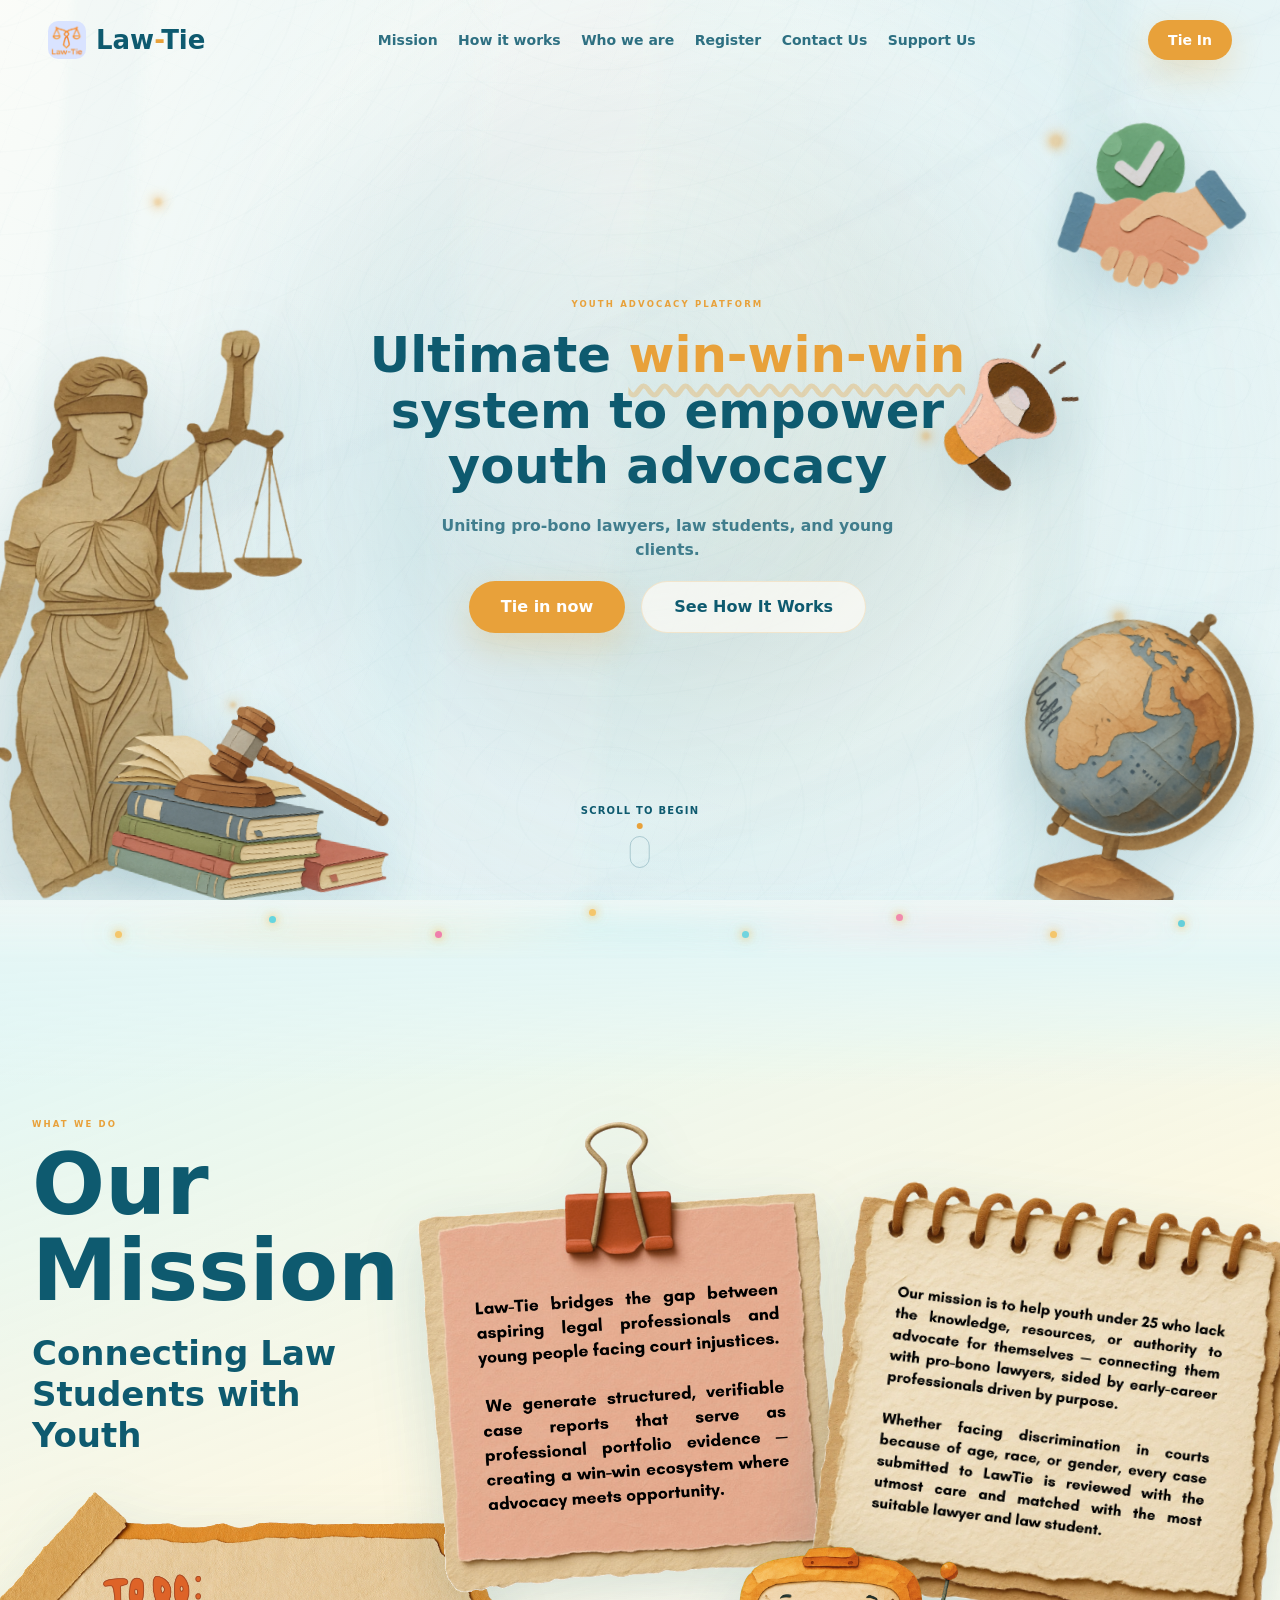
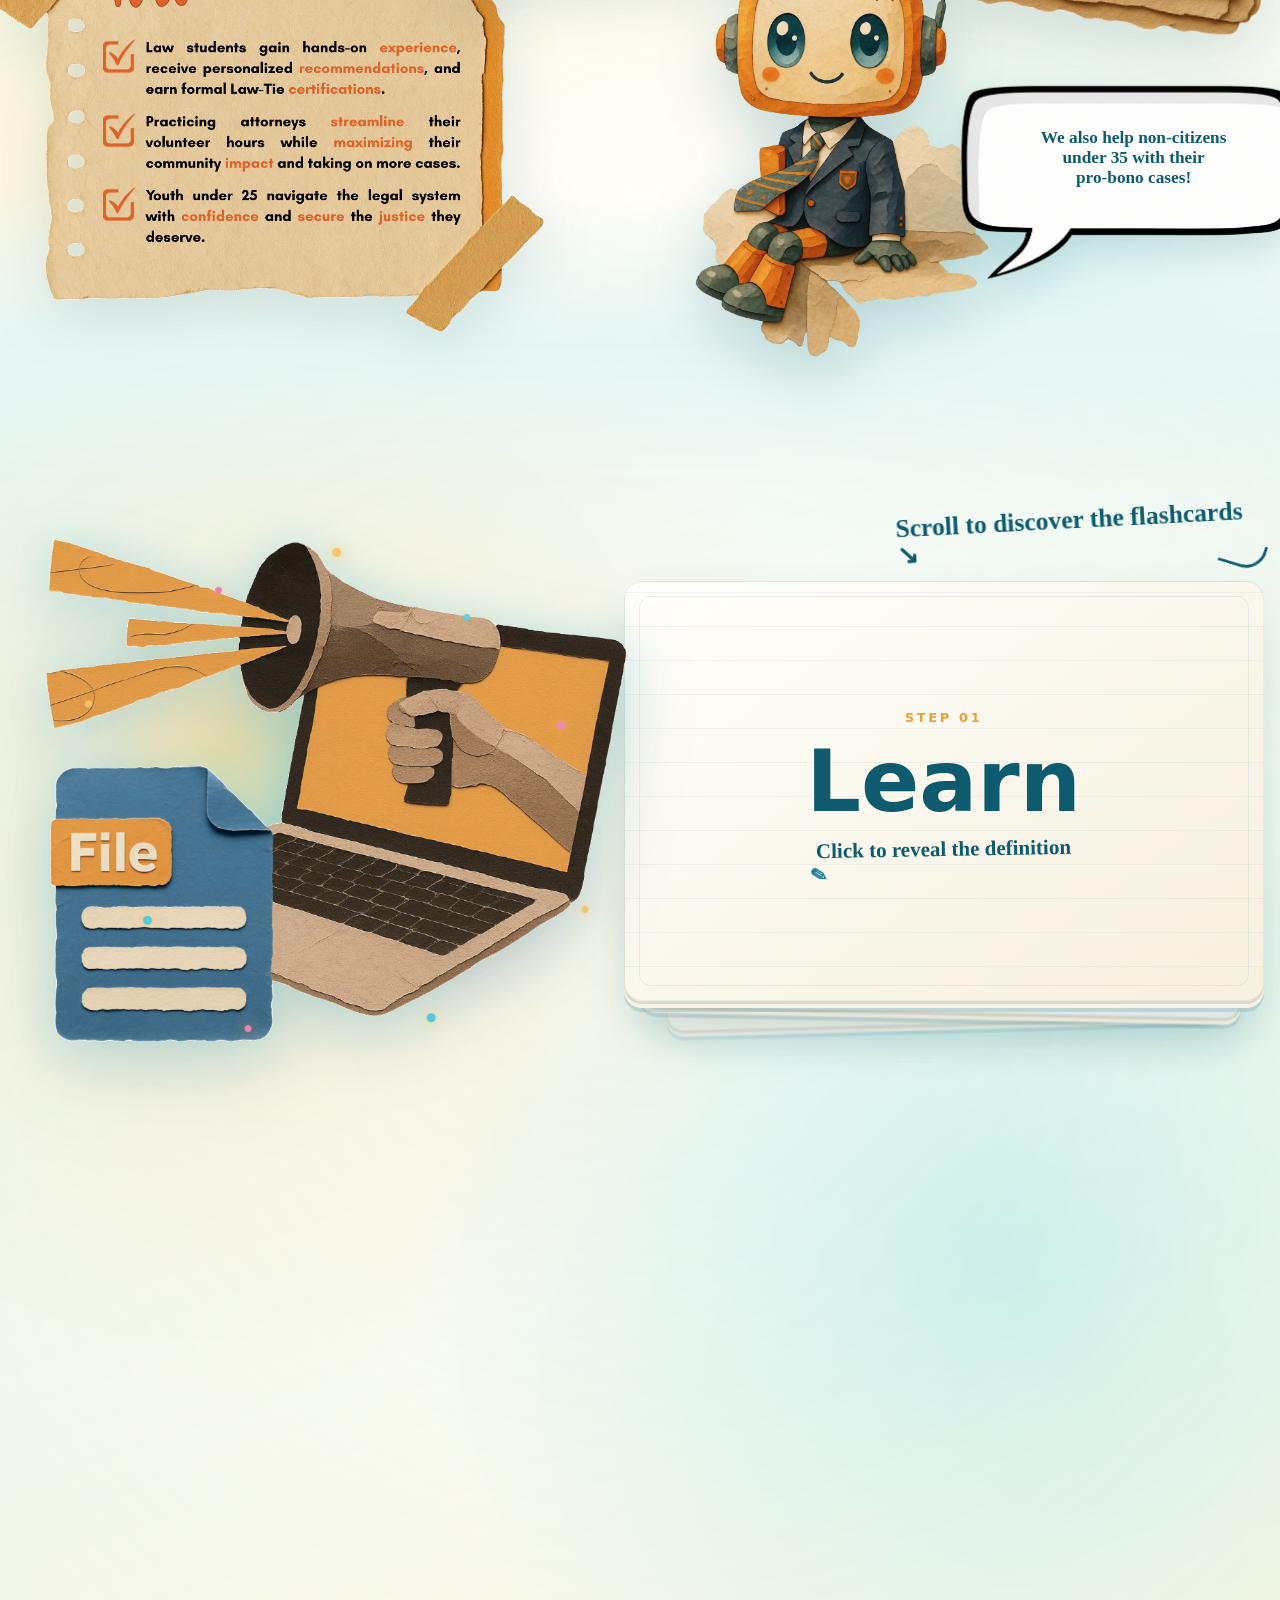
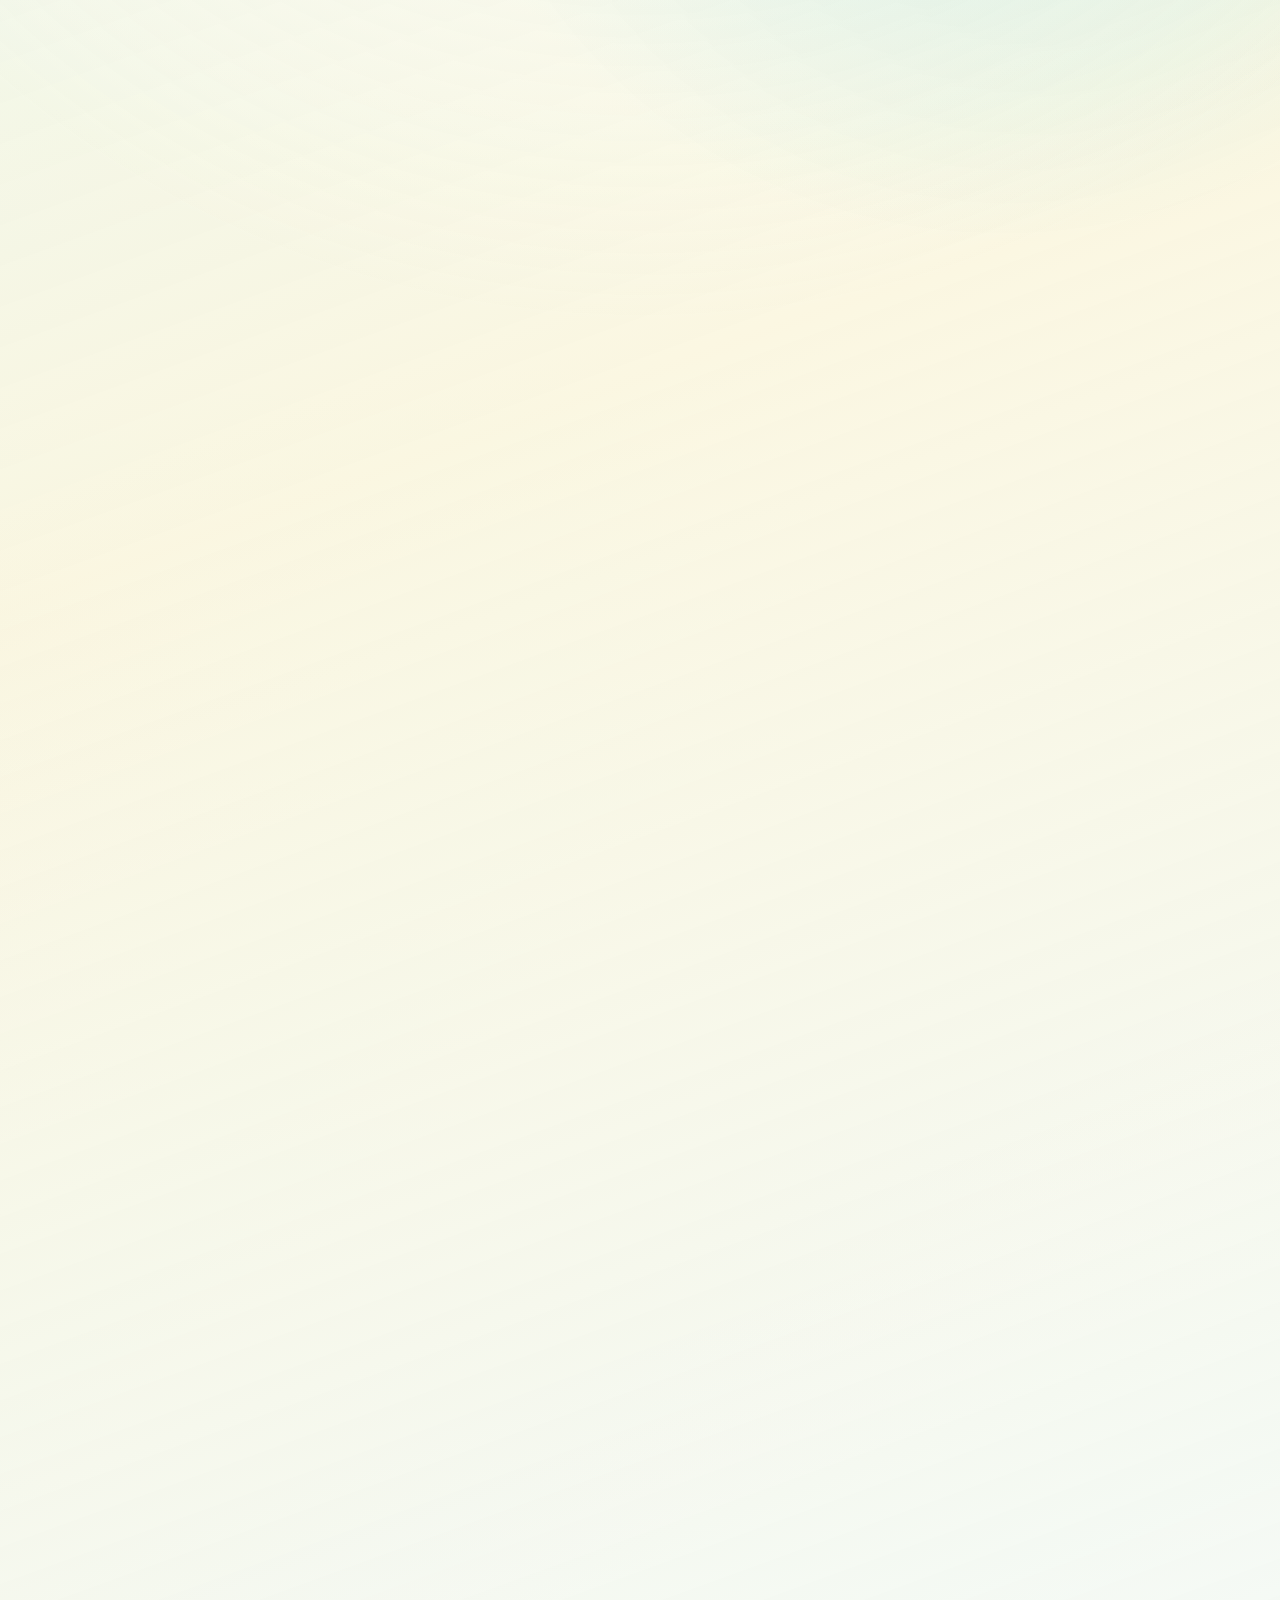
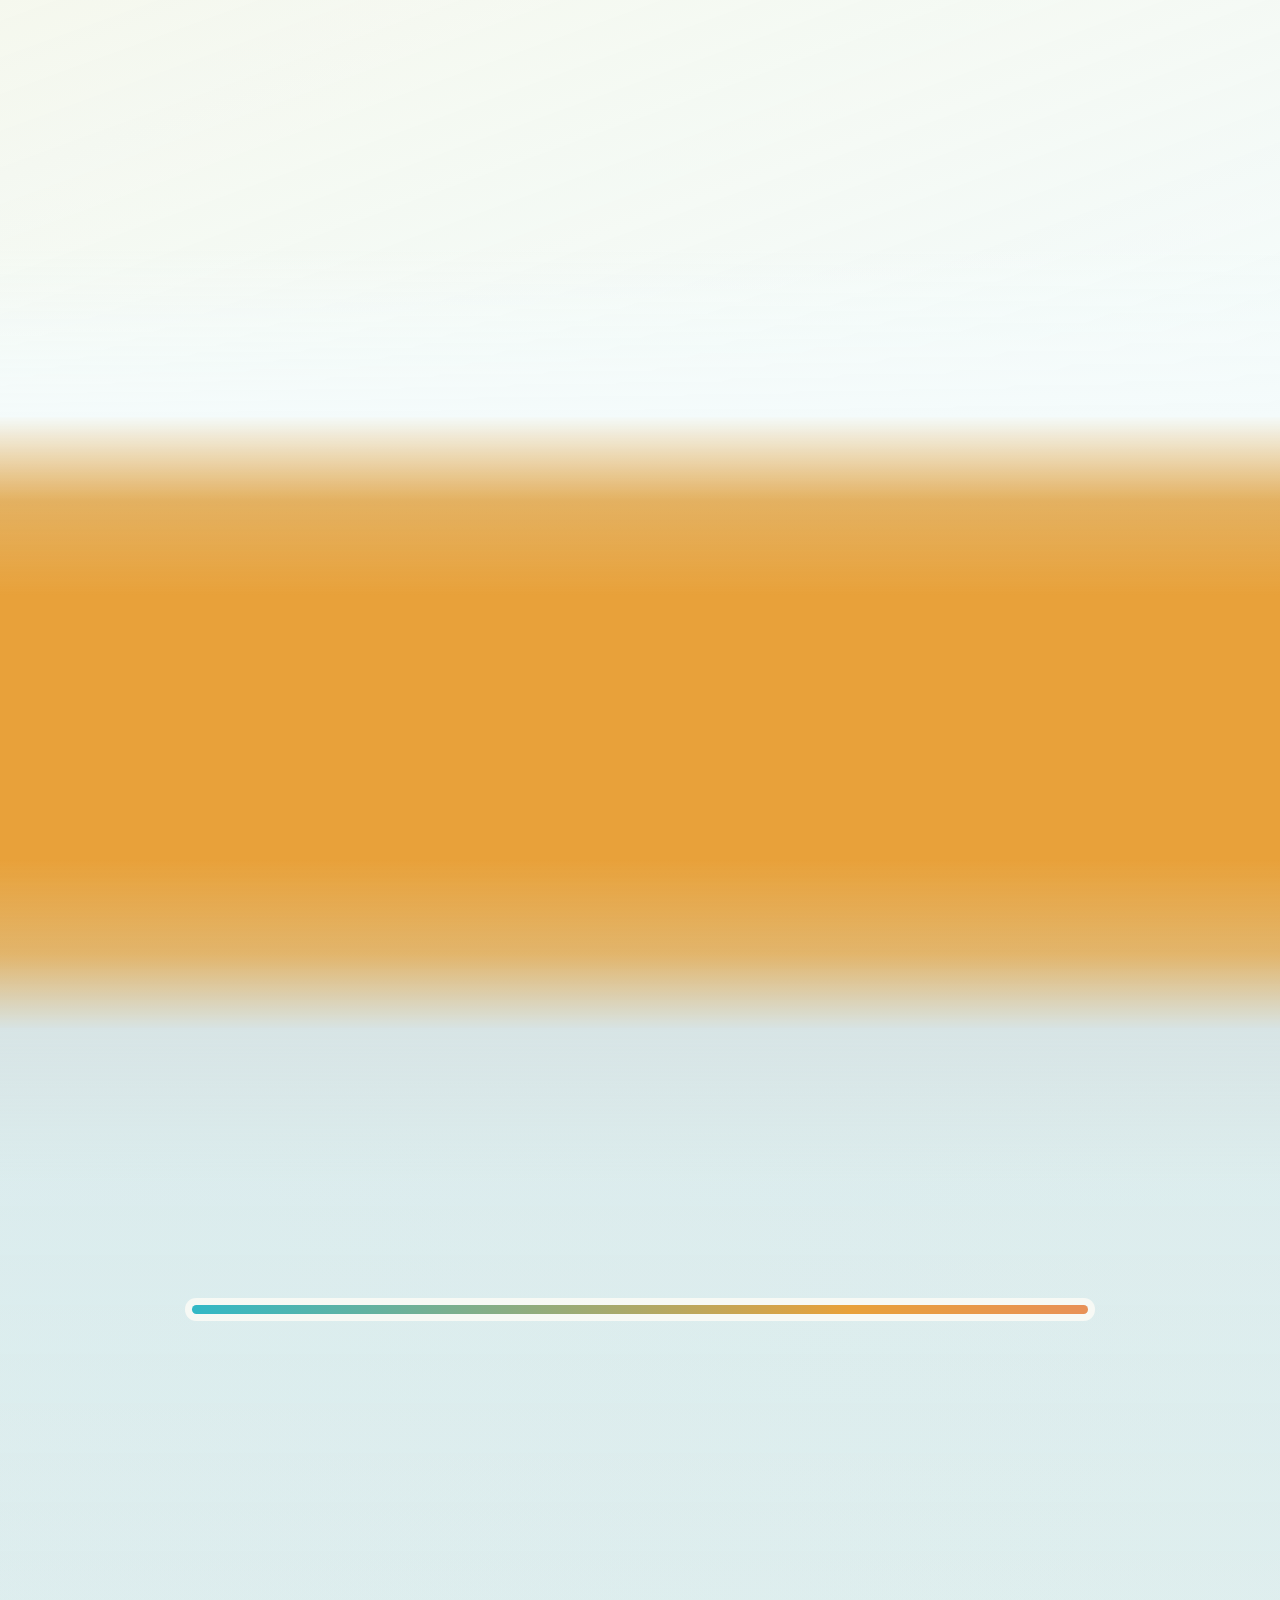
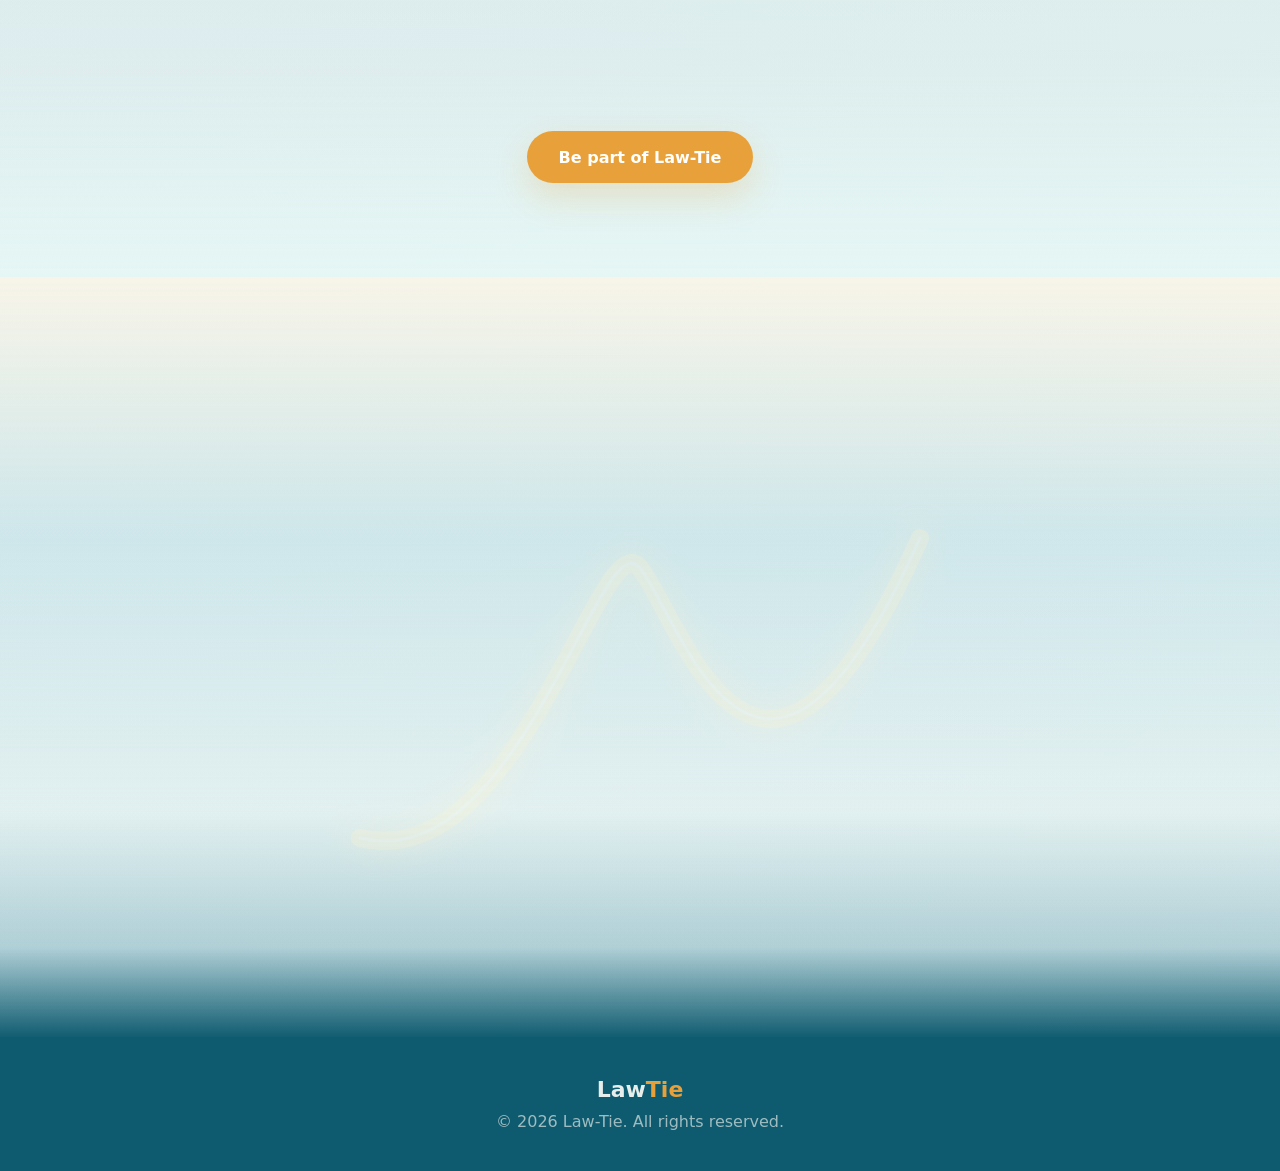
<file: index.html>
<!doctype html>
<html lang="en">
  <head>
    <meta charset="utf-8" />
    <meta name="viewport" content="width=device-width, initial-scale=1" />
    <title>Law-Tie | Youth Legal Advocacy, Learning & Pro-Bono Support</title>
    <meta name="description" content="Law-Tie connects young people facing court injustice with pro-bono lawyers and emerging legal professionals through ChatTIE learning, structured case reports, and careful case matching." />
    <meta name="keywords" content="youth legal aid, pro-bono lawyers, law students, court injustice, legal advocacy, ChatTIE, legal education" />
    <script type="application/ld+json">
      {
        "@context": "https://schema.org",
        "@type": "NonprofitOrganization",
        "name": "Law-Tie",
        "description": "Law-Tie bridges the gap between aspiring legal professionals and young people facing court injustices. We generate structured, verifiable case reports that serve as professional portfolio evidence — creating a win-win ecosystem where advocacy meets opportunity. Our mission is to help youth under 25 who lack the knowledge, resources, or authority to advocate for themselves — connecting them with pro-bono lawyers, sided by early-career professionals driven by purpose. Whether facing discrimination in courts because of age, race, or gender, every case submitted to LawTie is reviewed with the utmost care and matched with the most suitable lawyer and law student. Law students gain hands-on experience, receive personalized recommendations, and earn formal Law-Tie certifications. Practicing attorneys streamline their volunteer hours while maximizing their community impact and taking on more cases. Youth under 25 navigate the legal system with confidence and secure the justice they deserve.",
        "email": "lawtie.org@gmail.com",
        "areaServed": "Worldwide"
      }
    </script>
    <link rel="stylesheet" href="styles.css" />
  </head>
  <body>
    <div class="cursor-bg" aria-hidden="true">
      <div class="cursor-bg__glow"></div>
      <div class="cursor-bg__focus"></div>
      <div class="cursor-bg__sheet"></div>
      <div class="cursor-bg__ribbons"></div>
      <div class="cursor-bg__engraving"></div>
      <div class="cursor-bg__threads"></div>
    </div>

    <nav class="nav" id="nav">
      <a class="brand" href="index.html#hero">
        <img src="media/law-tie-logo-with-bg.png" alt="Law-Tie logo" />
        <span>Law<span>-</span>Tie</span>
      </a>
      <div class="nav-links">
        <a href="index.html#mission">Mission</a>
        <a href="index.html#how-it-works">How it works</a>
        <a href="team.html">Who we are</a>
        <a href="be-part.html" target="_blank" rel="noopener">Register</a>
        <a href="contact.html">Contact Us</a>
        <a href="how-to-help.html">Support Us</a>
      </div>
      <a class="button button-small" href="sign-up.html">Tie In</a>
    </nav>

    <main>
      <section class="hero" id="hero">
        <svg class="hero-ribbon" viewBox="0 0 1000 1000" fill="none" aria-hidden="true">
          <path d="M -100 750 C 150 820, 320 380, 520 480 C 720 580, 810 180, 1100 250" stroke="url(#hero-ribbon-gradient)" stroke-width="28" stroke-linecap="round" filter="url(#hero-glow)" />
          <path d="M -100 750 C 150 820, 320 380, 520 480 C 720 580, 810 180, 1100 250" stroke="#fff8e7" stroke-width="3" stroke-linecap="round" />
          <defs>
            <linearGradient id="hero-ribbon-gradient" x1="0" y1="0" x2="1000" y2="1000">
              <stop offset="0%" stop-color="#fff2cc" />
              <stop offset="50%" stop-color="#ffd580" />
              <stop offset="100%" stop-color="#ff9800" />
            </linearGradient>
            <filter id="hero-glow" x="-20%" y="-20%" width="140%" height="140%">
              <feGaussianBlur stdDeviation="22" result="blur" />
              <feComposite in="SourceGraphic" in2="blur" operator="over" />
            </filter>
          </defs>
        </svg>

        <div class="spark spark-1"></div>
        <div class="spark spark-2"></div>
        <div class="spark spark-3"></div>
        <div class="spark spark-4"></div>
        <div class="spark spark-5"></div>

        <img class="hero-statue" src="media/lady-justice.png" alt="Lady Justice illustration" />
        <div class="hero-side-items" aria-hidden="true">
          <img class="hero-side-item hero-side-item--handshake" src="media/hero-handshake.png" alt="" />
          <img class="hero-side-item hero-side-item--globe" src="media/hero-globe.png" alt="" />
          <img class="hero-side-item hero-side-item--megaphone" src="media/hero-megaphone-uploaded-transparent.png" alt="" />
          <img class="hero-side-item hero-side-item--books" src="media/hero-books.png" alt="" />
        </div>

        <div class="hero-stage reveal">
          <div class="hero-content">
            <div class="hero-logo">
              <span>Youth Advocacy Platform</span>
            </div>
            <h1><span class="hero-first-line">Ultimate <strong>win-win-win</strong></span> system to empower youth advocacy</h1>
            <p>Uniting pro-bono lawyers, law students, and young clients.</p>
            <div class="hero-actions">
              <a class="button" href="sign-up.html">Tie in now</a>
              <a class="button button-light" href="#mission">See How It Works</a>
            </div>
          </div>
        </div>

        <a class="scroll-cue" href="#mission">
          <span>Scroll to Begin</span>
          <i></i>
          <b></b>
        </a>
      </section>

      <div class="hero-mission-divider" aria-hidden="true">
        <i></i><i></i><i></i><i></i><i></i><i></i><i></i><i></i>
      </div>

      <section class="mission" id="mission">
        <div class="mission-copy reveal">
          <span class="eyebrow">What We Do</span>
          <h2>Our Mission</h2>
          <h3>Connecting Law Students with Youth</h3>
          <img class="mission-todo-note" src="media/mission-todo-note.png" alt="Law students gain hands-on experience and certifications, attorneys streamline volunteer hours, and youth under 25 navigate the legal system with confidence." />
        </div>
        <div class="mission-notes reveal">
          <img src="media/mission-postit.png" alt="Law-Tie bridges the gap between aspiring legal professionals and young people facing court injustices." />
          <div class="mission-note mission-note--notebook">
            <img src="media/mission-notebook.png" alt="Our mission is to help youth under 25 who lack legal resources connect with pro-bono lawyers and early-career professionals." />
            <p class="notebook-selectable-text">Our mission is to help youth under 25 who lack the knowledge, resources, or authority to advocate for themselves — connecting them with pro-bono lawyers, sided by early-career professionals driven by purpose.

Whether facing discrimination in courts because of age, race, or gender, every case submitted to LawTie is reviewed with the utmost care and matched with the most suitable lawyer and law student.</p>
          </div>
        </div>
        <div class="mission-robot-callout reveal">
          <img src="media/mission-suited-robot-transparent.png" alt="A friendly suited ChatTIE robot" />
          <div class="mission-robot-speech">
            <img src="media/mission-speech-bubble-transparent.png" alt="" aria-hidden="true" />
            <p>We also help non-citizens<br />under 35 with their<br />pro-bono cases!</p>
          </div>
        </div>
      </section>

      <section class="work-copy" id="how-it-works" aria-label="How Law-Tie works">
        <div class="work-magic" aria-hidden="true"><i></i><i></i><i></i><i></i><i></i></div>
        <div class="background-scribbles background-scribbles--work" aria-hidden="true"><span>ask → reflect → understand</span><span>knowledge becomes confidence</span><span>every voice matters ✦</span></div>
        <div class="stack-cards-container">
           <!-- SVG background -->
           <div class="s__rays">
              <a-rays data-angle="90" data-velocity="1" class="">
                 <svg class="a__scene" width="395px" height="3118px">
                    <g class="">
                       <path stroke="#00F8F1" d="M 1,0 L 1,51 M 1,175 L 1,199 M 1,237 L 1,252 M 1,298 L 1,325 M 1,382 L 1,406 M 1,507 L 1,530 M 1,607 L 1,655 M 1,770 L 1,776 M 1,869 L 1,920 M 1,1042 L 1,1075 M 1,1278 L 1,1285 M 1,1316 L 1,1360 M 1,1459 L 1,1501 M 1,1606 L 1,1615 M 1,1647 L 1,1657 M 1,1685 L 1,1736 M 1,1889 L 1,1897 M 1,2105 L 1,2120 M 1,2266 L 1,2280 M 1,2420 L 1,2452 M 1,2645 L 1,2659 M 1,2705 L 1,2729 M 1,2940 L 1,2943 M 1,3112 L 1,3118 M 1,3118 L 1,3169 M 1,3293 L 1,3317 M 1,3355 L 1,3370 M 1,3416 L 1,3443 M 1,3500 L 1,3524 M 1,3625 L 1,3648 M 1,3725 L 1,3773 M 1,3888 L 1,3894 M 1,3987 L 1,4038 M 1,4160 L 1,4193 M 1,4396 L 1,4403 M 1,4434 L 1,4478 M 1,4577 L 1,4619 M 1,4724 L 1,4733 M 1,4765 L 1,4775 M 1,4803 L 1,4854 M 1,5007 L 1,5015 M 1,5223 L 1,5238 M 1,5384 L 1,5398 M 1,5538 L 1,5570 M 1,5763 L 1,5777 M 1,5823 L 1,5847 M 1,6058 L 1,6061 M 1,6230 L 1,6236 M 1, 3118 z" style="--duration: 85.67743941235354s;"></path>
                       <path stroke="#FFBD1E" d="M 16,0 L 16,34 M 16,95 L 16,127 M 16,355 L 16,361 M 16,390 L 16,433 M 16,521 L 16,526 M 16,679 L 16,697 M 16,909 L 16,919 M 16,1020 L 16,1025 M 16,1052 L 16,1077 M 16,1309 L 16,1353 M 16,1432 L 16,1468 M 16,1655 L 16,1690 M 16,1783 L 16,1821 M 16,2015 L 16,2030 M 16,2109 L 16,2159 M 16,2298 L 16,2333 M 16,2410 L 16,2460 M 16,2624 L 16,2663 M 16,2821 L 16,2830 M 16,3050 L 16,3094 M 16,3118 L 16,3152 M 16,3213 L 16,3245 M 16,3473 L 16,3479 M 16,3508 L 16,3551 M 16,3639 L 16,3644 M 16,3797 L 16,3815 M 16,4027 L 16,4037 M 16,4138 L 16,4143 M 16,4170 L 16,4195 M 16,4427 L 16,4471 M 16,4550 L 16,4586 M 16,4773 L 16,4808 M 16,4901 L 16,4939 M 16,5133 L 16,5148 M 16,5227 L 16,5277 M 16,5416 L 16,5451 M 16,5528 L 16,5578 M 16,5742 L 16,5781 M 16,5939 L 16,5948 M 16,6168 L 16,6212 M 16, 3118 z" style="--duration: 64.34628364811667s;"></path>
                       <path stroke="#FE848F" d="M 31,0 L 31,32 M 31,198 L 31,248 M 31,470 L 31,475 M 31,701 L 31,722 M 31,835 L 31,877 M 31,919 L 31,953 M 31,1008 L 31,1023 M 31,1181 L 31,1192 M 31,1403 L 31,1427 M 31,1615 L 31,1631 M 31,1734 L 31,1748 M 31,1893 L 31,1930 M 31,2075 L 31,2127 M 31,2226 L 31,2265 M 31,2451 L 31,2504 M 31,2671 L 31,2718 M 31,2753 L 31,2767 M 31,2952 L 31,2958 M 31,3118 L 31,3150 M 31,3316 L 31,3366 M 31,3588 L 31,3593 M 31,3819 L 31,3840 M 31,3953 L 31,3995 M 31,4037 L 31,4071 M 31,4126 L 31,4141 M 31,4299 L 31,4310 M 31,4521 L 31,4545 M 31,4733 L 31,4749 M 31,4852 L 31,4866 M 31,5011 L 31,5048 M 31,5193 L 31,5245 M 31,5344 L 31,5383 M 31,5569 L 31,5622 M 31,5789 L 31,5836 M 31,5871 L 31,5885 M 31,6070 L 31,6076 M 31, 3118 z" style="--duration: 58.30194629595387s;"></path>
                    </g>
                 </svg>
              </a-rays>
           </div>
           <div class="stack-visuals" aria-hidden="true">
              <img class="stack-visual" src="media/card-visual-1.png" alt="" />
              <img class="stack-visual" src="media/card-visual-2.png" alt="" />
              <img class="stack-visual" src="media/card-visual-3.png" alt="" />
           </div>
           <div class="stack-cards">
              <aside class="flashcard-click-note" aria-hidden="true">Scroll to discover the flashcards ↘</aside>
              <div class="stack-cards__item">
                 <div class="inner" role="button" tabindex="0" aria-pressed="false" aria-label="Reveal the Connect flashcard definition">
                    <div class="flashcard-face flashcard-front"><span>Step 03</span><h3>Connect</h3><small>Click to reveal the definition</small></div>
                    <div class="flashcard-face flashcard-back"><h3>3. Lawyer Communication & Student Matching</h3><p>With the client’s consent, Law-Tie communicates directly with their pro-bono lawyer. We clarify the support the case needs, then match suitable law students or early-career professionals according to their knowledge, interests, language, and jurisdiction. The lawyer remains responsible for the case while the matched participant contributes research, accessible explanations, and structured case documentation.</p><div class="counter">3/3</div></div>
                 </div>
                 <div class="shadow"></div>
              </div>
              <div class="stack-cards__item">
                 <div class="inner" role="button" tabindex="0" aria-pressed="false" aria-label="Reveal the Report flashcard definition">
                    <div class="flashcard-face flashcard-front"><span>Step 02</span><h3>Report</h3><small>Click to reveal the definition</small></div>
                    <div class="flashcard-face flashcard-back"><h3>2. Client Case Report & Consent</h3><p>A young person who already has a pro-bono lawyer can submit a detailed report explaining the case, the problems they are experiencing, and why support from an external law student or early-career professional could help. Before submitting, the client confirms that they have discussed Law-Tie with their lawyer and gives Law-Tie consent to contact that lawyer.</p><div class="counter">2/3</div></div>
                 </div>
                 <div class="shadow"></div>
              </div>
              <div class="stack-cards__item">
                 <div class="inner" role="button" tabindex="0" aria-pressed="false" aria-label="Reveal the Learn flashcard definition">
                    <div class="flashcard-face flashcard-front"><span>Step 01</span><h3>Learn</h3><small>Click to reveal the definition</small></div>
                    <div class="flashcard-face flashcard-back"><h3>1. Learn with ChatTIE</h3><p>Law-Tie builds a learning pathway for young clients, combining law students’ enthusiasm and knowledge with ChatTIE, our law-trained LLM chatbot, to make complex jargon accessible. With the client’s consent, this free AI tool analyzes the court case and creates personalized prior-knowledge lists. Its Socratic tutor structure offers questions and fill-in-the-gap exercises for reflection. Law students learn by explaining concepts in plain language and observing lawyers’ strategies, creating a two-way educational system in which clients and students are active learners.</p><div class="counter">1/3</div></div>
                 </div>
                 <div class="shadow"></div>
              </div>
           </div>
        </div>
      </section>

      <section class="impact" id="impact">
        <div class="section-title reveal">
          <span class="eyebrow">The Numbers Don't Lie</span>
          <h2>Why This Matters</h2>
        </div>
        <div class="stats">
          <article class="stat reveal"><strong>68%</strong><p>of people in state prisons were first arrested before age 19 — more than 2 in 3.</p></article>
          <article class="stat reveal"><strong>47%</strong><p>of boys in juvenile facilities are Black, despite Black youth making up only 14% of the under-18 population.</p></article>
          <article class="stat reveal"><strong>90%</strong><p>of system-involved youth have experienced serious trauma in their lifetime.</p></article>
          <article class="stat reveal"><strong>259K</strong><p>children were held in detention globally in 2024 — a crisis that demands action.</p></article>
        </div>
      </section>

      <section class="process" id="summing-up">
        <div class="section-title reveal">
          <span class="eyebrow">A three-layer initiative</span>
          <h2>Summing Up</h2>
        </div>
        <div class="steps">
          <article class="step reveal">
            <span>01</span>
            <h3>Learn with ChatTIE</h3>
            <p>Young clients use our free law-trained AI tutor to understand legal language, identify prior knowledge, and reflect through Socratic questions and exercises.</p>
          </article>
          <article class="step reveal">
            <span>02</span>
            <h3>Share the Case Report</h3>
            <p>Clients explain the case and why student support would help, then confirm their lawyer knows about the program and consent to Law-Tie contacting them.</p>
          </article>
          <article class="step reveal">
            <span>03</span>
            <h3>Connect & Match</h3>
            <p>Law-Tie communicates with the pro-bono lawyer and matches the case with suitable law students or early-career professionals.</p>
          </article>
        </div>
        <a class="button process-button" href="be-part.html">Be part of Law-Tie</a>
      </section>

      <section class="join" id="join">
        <svg class="join-ribbon" viewBox="0 0 800 600" fill="none" aria-hidden="true">
          <path d="M 120 480 C 280 520, 360 160, 400 210 C 440 260, 520 540, 680 180" stroke="url(#join-ribbon-gradient)" stroke-width="18" stroke-linecap="round" filter="url(#join-glow)" />
          <path d="M 120 480 C 280 520, 360 160, 400 210 C 440 260, 520 540, 680 180" stroke="#fff8e7" stroke-width="3" stroke-linecap="round" />
          <defs>
            <linearGradient id="join-ribbon-gradient" x1="0" y1="0" x2="800" y2="600">
              <stop offset="0%" stop-color="#fff2cc" />
              <stop offset="50%" stop-color="#ffd580" />
              <stop offset="100%" stop-color="#ff9800" />
            </linearGradient>
            <filter id="join-glow" x="-20%" y="-20%" width="140%" height="140%">
              <feGaussianBlur stdDeviation="16" result="blur" />
              <feComposite in="SourceGraphic" in2="blur" operator="over" />
            </filter>
          </defs>
        </svg>
        <div class="join-copy reveal">
          <span class="eyebrow">Get In Touch</span>
          <h2>Join the Movement</h2>
          <p>Interested in partnering, volunteering, or implementing Law-Tie in your institution? We'd love to collaborate and build scalable youth advocacy solutions.</p>
          <div class="join-actions"><a class="button" href="sign-up.html">Tie In</a><a class="button button-light" href="mailto:lawtie.org@gmail.com">Email us</a></div>
        </div>
      </section>

    </main>

    <footer>
      <strong>Law<span>Tie</span></strong>
      <p>© 2026 Law-Tie. All rights reserved.</p>
    </footer>

    <script src="script.js"></script>
  </body>
</html>
</file>
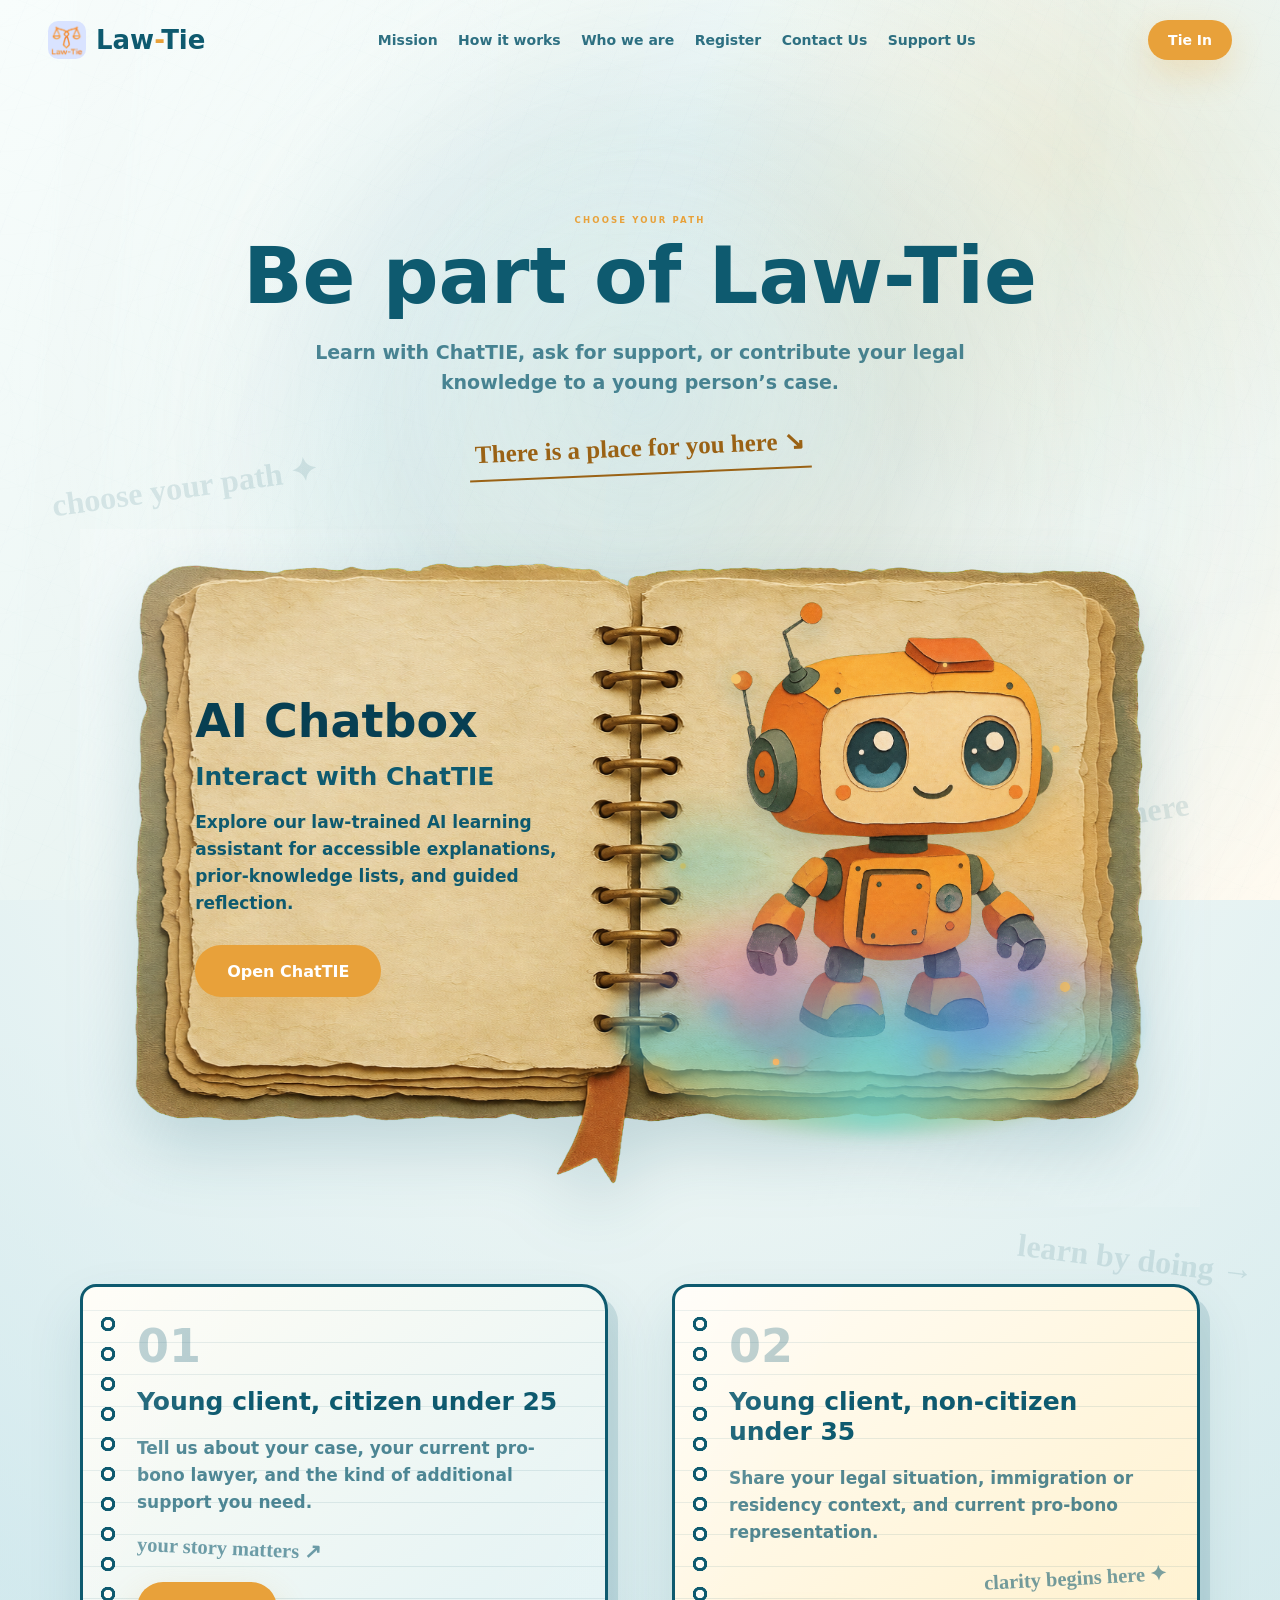
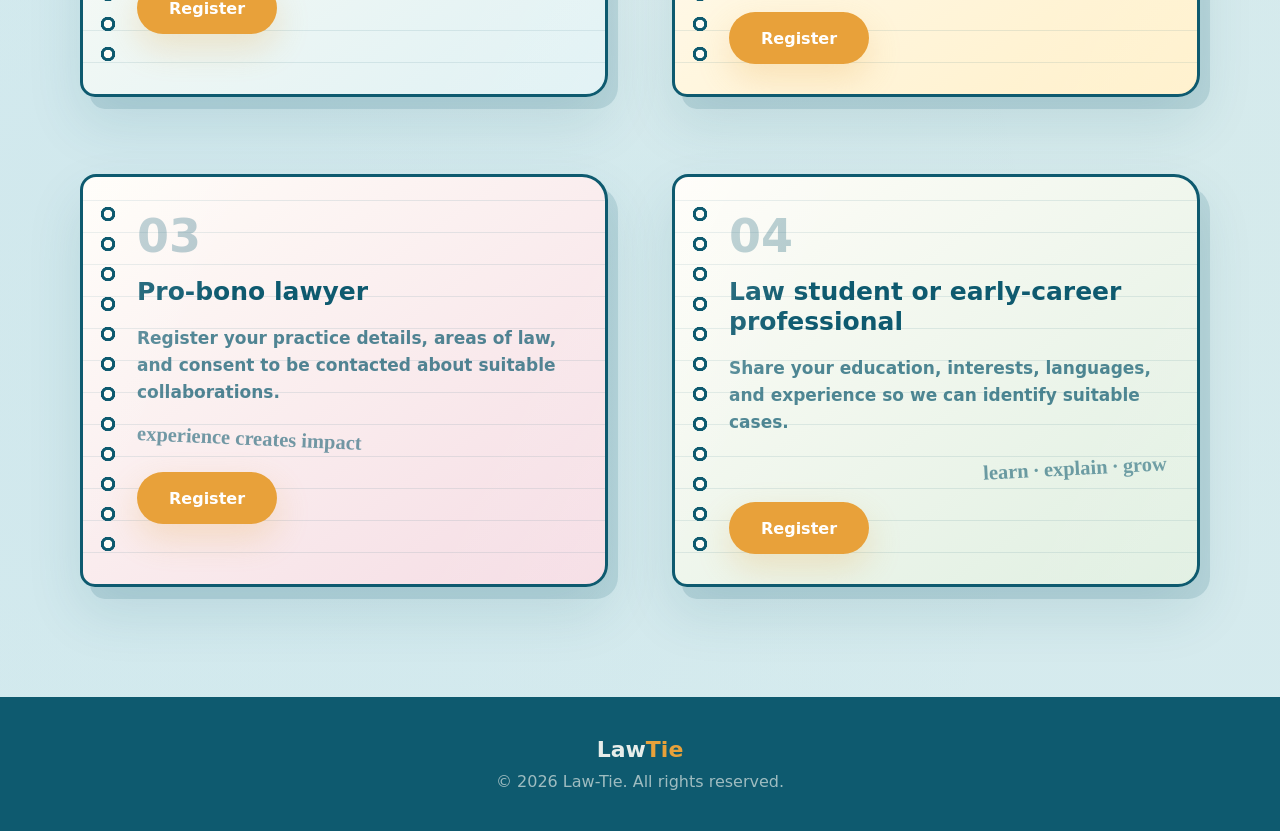
<file: be-part.html>
<!doctype html>
<html lang="en">
  <head>
    <meta charset="utf-8" />
    <meta name="viewport" content="width=device-width, initial-scale=1" />
    <meta name="description" content="Join Law-Tie as a young client, pro-bono lawyer, law student, or early-career legal professional, or explore the forthcoming ChatTIE legal learning assistant." />
    <title>Be part of Law-Tie</title>
    <link rel="stylesheet" href="styles.css" />
  </head>
  <body class="page-be-part">
    <div class="cursor-bg" aria-hidden="true"><div class="cursor-bg__glow"></div><div class="cursor-bg__focus"></div><div class="cursor-bg__sheet"></div><div class="cursor-bg__ribbons"></div><div class="cursor-bg__engraving"></div><div class="cursor-bg__threads"></div></div>
    <nav class="nav" id="nav">
      <a class="brand" href="index.html#hero"><img src="media/law-tie-logo-with-bg.png" alt="Law-Tie logo" /><span>Law<span>-</span>Tie</span></a>
      <div class="nav-links"><a href="index.html#mission">Mission</a><a href="index.html#how-it-works">How it works</a><a href="team.html">Who we are</a><a href="be-part.html" aria-current="page">Register</a><a href="contact.html">Contact Us</a><a href="how-to-help.html">Support Us</a></div>
      <a class="button button-small" href="sign-up.html">Tie In</a>
    </nav>
    <main class="page-main">
      <section class="signup page-section">
        <div class="background-scribbles background-scribbles--pages" aria-hidden="true"><span>choose your path ✦</span><span>learn by doing →</span><span>purpose meets practice</span><span>your voice belongs here</span></div>
        <div class="section-title reveal"><span class="eyebrow">Choose your path</span><h1>Be part of Law-Tie</h1><p class="section-lede">Learn with ChatTIE, ask for support, or contribute your legal knowledge to a young person’s case.</p><aside class="handwritten-note handwritten-note--gold">There is a place for you here ↘</aside></div>
        <div class="join-options notebook-options">
          <article class="signup-card signup-card--featured reveal">
            <img class="chattie-diary-art" src="media/register-notebook-upload-transparent.png" alt="" aria-hidden="true" />
            <div class="chattie-feature-copy"><span>AI Chatbox</span><h2>Interact with ChatTIE</h2><p>Explore our law-trained AI learning assistant for accessible explanations, prior-knowledge lists, and guided reflection.</p><a class="button" href="chattie.html">Open ChatTIE</a></div>
            <div class="chattie-avatar chattie-avatar--robot" tabindex="0" aria-label="ChatTIE assistant">
              <img src="media/chattie-happy-robot-upload-transparent.png" alt="" />
              <div class="chattie-speech" role="status">Hi, I am ChatTIE,<br />how can I help you?</div>
              <div class="avatar-magic"><i></i><i></i><i></i><i></i><i></i><i></i></div>
            </div>
          </article>
          <article class="signup-card reveal"><span>01</span><h2>Young client, citizen under 25</h2><p>Tell us about your case, your current pro-bono lawyer, and the kind of additional support you need.</p><small class="card-handwriting">your story matters ↗</small><a class="button" href="register-young-client.html">Register</a></article>
          <article class="signup-card reveal"><span>02</span><h2>Young client, non-citizen under 35</h2><p>Share your legal situation, immigration or residency context, and current pro-bono representation.</p><small class="card-handwriting">clarity begins here ✦</small><a class="button" href="register-noncitizen-client.html">Register</a></article>
          <article class="signup-card reveal"><span>03</span><h2>Pro-bono lawyer</h2><p>Register your practice details, areas of law, and consent to be contacted about suitable collaborations.</p><small class="card-handwriting">experience creates impact</small><a class="button" href="register-lawyer.html">Register</a></article>
          <article class="signup-card reveal"><span>04</span><h2>Law student or early-career professional</h2><p>Share your education, interests, languages, and experience so we can identify suitable cases.</p><small class="card-handwriting">learn · explain · grow</small><a class="button" href="register-student.html">Register</a></article>
        </div>
      </section>
    </main>
    <footer><strong>Law<span>Tie</span></strong><p>© 2026 Law-Tie. All rights reserved.</p></footer>
    <script src="script.js"></script>
  </body>
</html>
</file>
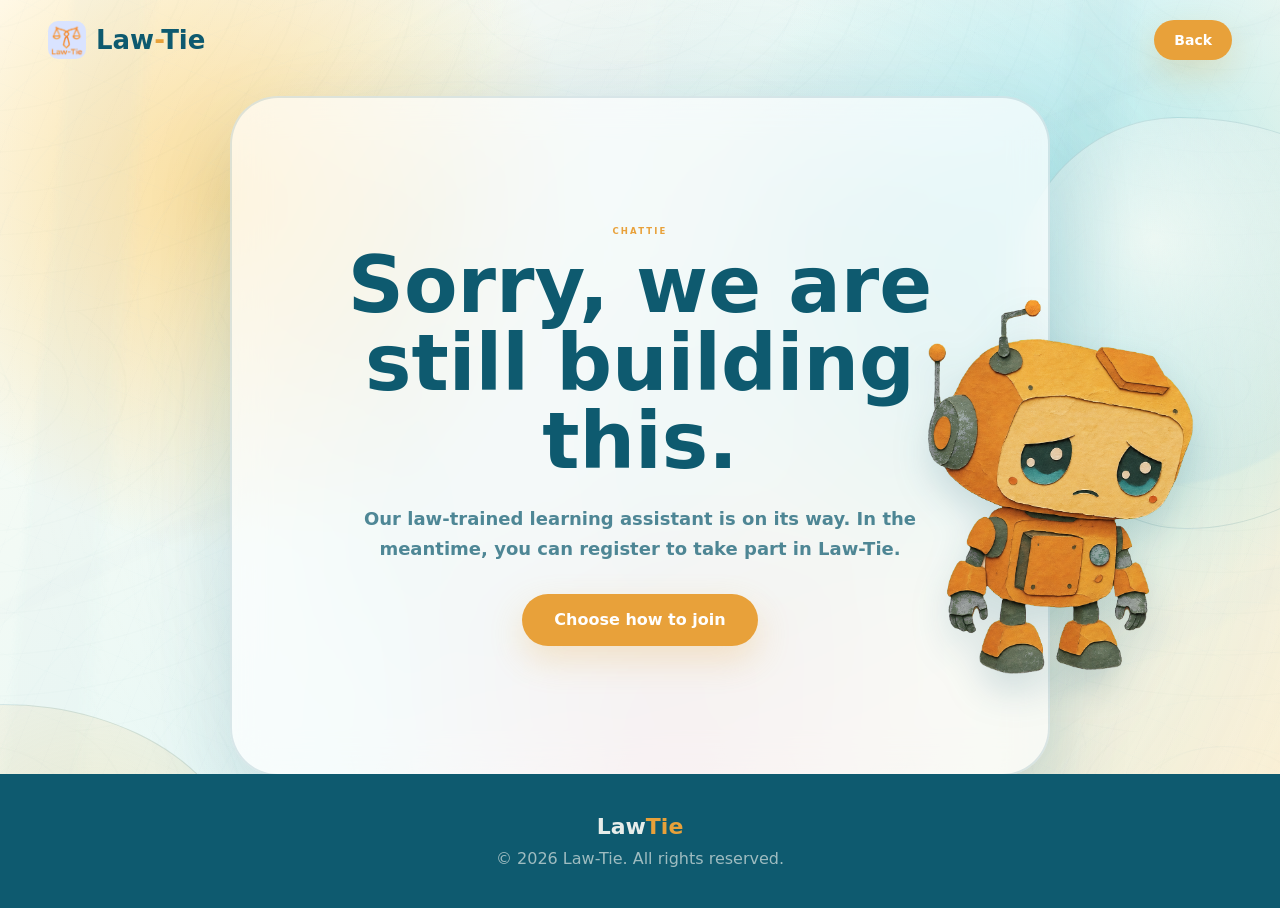
<file: chattie.html>
<!doctype html>
<html lang="en">
  <head><meta charset="utf-8" /><meta name="viewport" content="width=device-width, initial-scale=1" /><title>ChatTIE | Law-Tie</title><link rel="stylesheet" href="styles.css" /></head>
  <body class="page-chattie">
    <div class="cursor-bg" aria-hidden="true"><div class="cursor-bg__glow"></div><div class="cursor-bg__focus"></div><div class="cursor-bg__sheet"></div><div class="cursor-bg__ribbons"></div><div class="cursor-bg__engraving"></div><div class="cursor-bg__threads"></div></div>
    <nav class="nav" id="nav"><a class="brand" href="index.html"><img src="media/law-tie-logo-with-bg.png" alt="Law-Tie logo" /><span>Law<span>-</span>Tie</span></a><a class="button button-small" href="be-part.html">Back</a></nav>
    <main class="page-main"><section class="status-card page-section reveal"><span class="eyebrow">ChatTIE</span><div class="status-heading-row"><h1>Sorry, we are still building this.</h1><img class="cute-robot cute-robot--sad" src="media/chattie-sad-robot-upload-transparent.png" alt="A sad orange ChatTIE robot looking down apologetically" /></div><p>Our law-trained learning assistant is on its way. In the meantime, you can register to take part in Law-Tie.</p><a class="button" href="be-part.html">Choose how to join</a></section></main>
    <footer><strong>Law<span>Tie</span></strong><p>© 2026 Law-Tie. All rights reserved.</p></footer><script src="script.js"></script>
  </body>
</html>
</file>
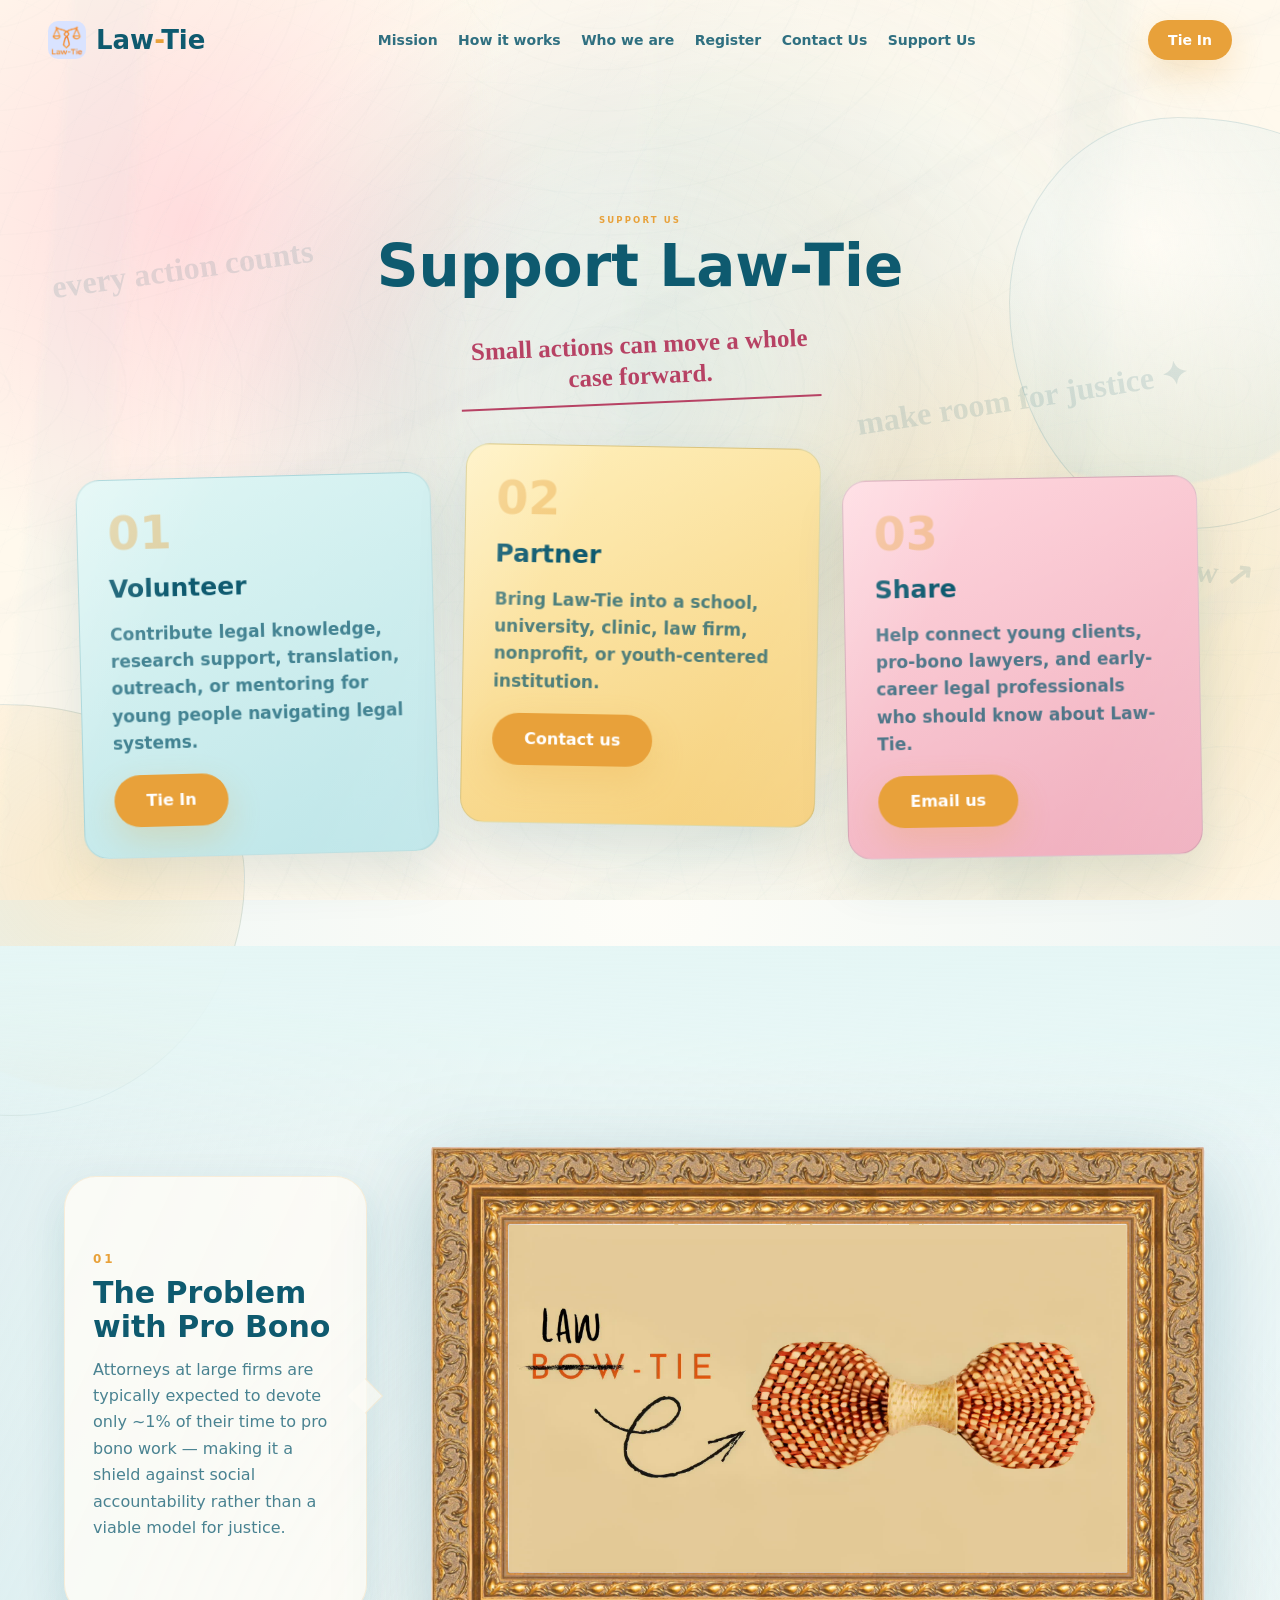
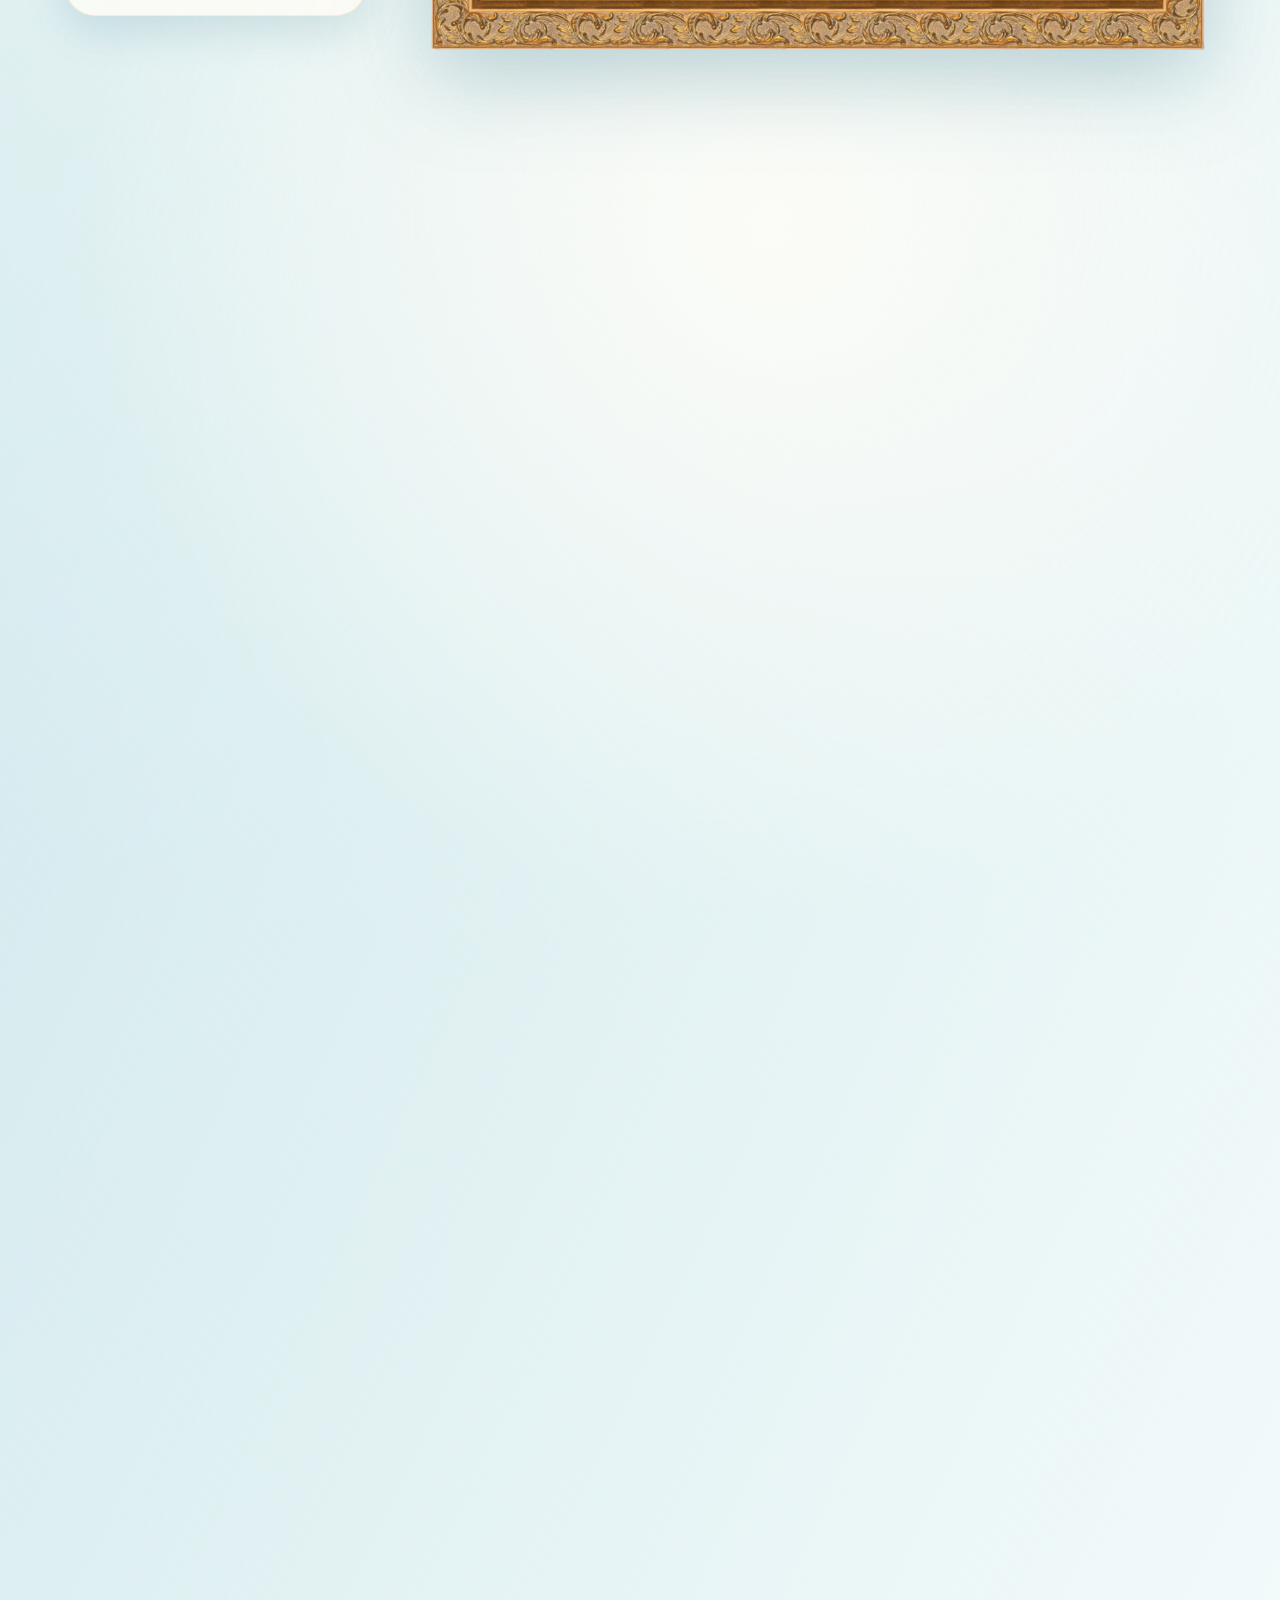
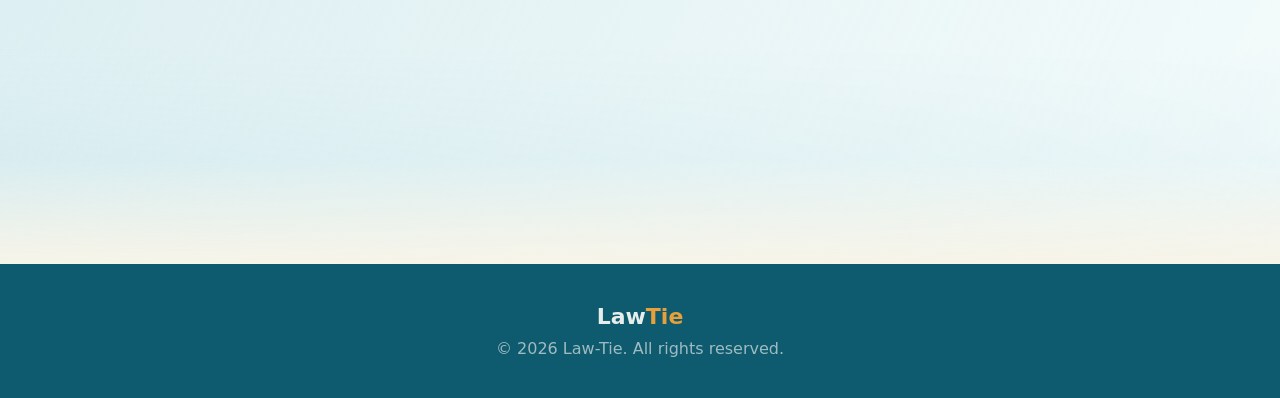
<file: how-to-help.html>
<!doctype html>
<html lang="en">
  <head>
    <meta charset="utf-8" />
    <meta name="viewport" content="width=device-width, initial-scale=1" />
    <title>Support Us | Law-Tie</title>
    <link rel="stylesheet" href="styles.css" />
  </head>
  <body class="page-support">
    <div class="cursor-bg" aria-hidden="true">
      <div class="cursor-bg__glow"></div>
      <div class="cursor-bg__focus"></div>
      <div class="cursor-bg__sheet"></div>
      <div class="cursor-bg__ribbons"></div>
      <div class="cursor-bg__engraving"></div>
      <div class="cursor-bg__threads"></div>
    </div>

    <nav class="nav" id="nav">
      <a class="brand" href="index.html#hero">
        <img src="media/law-tie-logo-with-bg.png" alt="Law-Tie logo" />
        <span>Law<span>-</span>Tie</span>
      </a>
      <div class="nav-links">
        <a href="index.html#mission">Mission</a>
        <a href="index.html#how-it-works">How it works</a>
        <a href="team.html">Who we are</a>
        <a href="be-part.html" target="_blank" rel="noopener">Register</a>
        <a href="contact.html">Contact Us</a>
        <a href="how-to-help.html">Support Us</a>
      </div>
      <a class="button button-small" href="sign-up.html">Tie In</a>
    </nav>

    <main class="page-main">
      <section class="signup page-section">
        <div class="background-scribbles background-scribbles--pages" aria-hidden="true"><span>every action counts</span><span>share what you know ↗</span><span>community is power</span><span>make room for justice ✦</span></div>
        <div class="section-title reveal">
          <span class="eyebrow">Support Us</span>
          <h2>Support Law-Tie</h2>
          <aside class="handwritten-note handwritten-note--pink">Small actions can move a whole case forward.</aside>
        </div>
        <div class="signup-options">
          <article class="signup-card reveal">
            <span>01</span>
            <h3>Volunteer</h3>
            <p>Contribute legal knowledge, research support, translation, outreach, or mentoring for young people navigating legal systems.</p>
            <a class="button" href="sign-up.html">Tie In</a>
          </article>
          <article class="signup-card reveal">
            <span>02</span>
            <h3>Partner</h3>
            <p>Bring Law-Tie into a school, university, clinic, law firm, nonprofit, or youth-centered institution.</p>
            <a class="button" href="mailto:lawtie.org@gmail.com?subject=Law-Tie%20partnership">Contact us</a>
          </article>
          <article class="signup-card reveal">
            <span>03</span>
            <h3>Share</h3>
            <p>Help connect young clients, pro-bono lawyers, and early-career legal professionals who should know about Law-Tie.</p>
            <a class="button" href="mailto:lawtie.org@gmail.com?subject=Law-Tie%20outreach">Email us</a>
          </article>
        </div>
      </section>

      <section class="animation-showcase" id="animation" aria-label="Law-Tie animation">
        <div class="scrolly-sticky">
          <div class="story-bubbles">
            <article class="story-bubble active">
              <span>01</span>
              <h3>The Problem with Pro Bono</h3>
              <p>Attorneys at large firms are typically expected to devote only ~1% of their time to pro bono work — making it a shield against social accountability rather than a viable model for justice.</p>
            </article>
            <article class="story-bubble">
              <span>02</span>
              <h3>A Better Model</h3>
              <p>LawTie pairs pro-bono lawyers who genuinely want to help with law students and passionate individuals who hold verifiable, evidence-based legal knowledge.</p>
            </article>
            <article class="story-bubble">
              <span>03</span>
              <h3>More Than Legal Help</h3>
              <p>Because law students are closer in age to the youth we serve, they bring not only legal support but also emotional understanding and peer-level advice.</p>
            </article>
            <article class="story-bubble">
              <span>04</span>
              <h3>Building Careers</h3>
              <p>Law students earn an official LawTie record — shareable on LinkedIn or submitted to employers — documenting their real-world impact.</p>
            </article>
          </div>

          <div class="frame-wrap">
            <div class="frame-inner">
              <img id="frame-image" src="media/frames/Law-Tie Landing Page_0001.jpg" alt="" />
            </div>
            <img class="gold-frame" src="media/gold-scroll-frame.png" alt="" />
          </div>
        </div>
      </section>
    </main>

    <footer>
      <strong>Law<span>Tie</span></strong>
      <p>© 2026 Law-Tie. All rights reserved.</p>
    </footer>

    <script src="script.js"></script>
  </body>
</html>
</file>
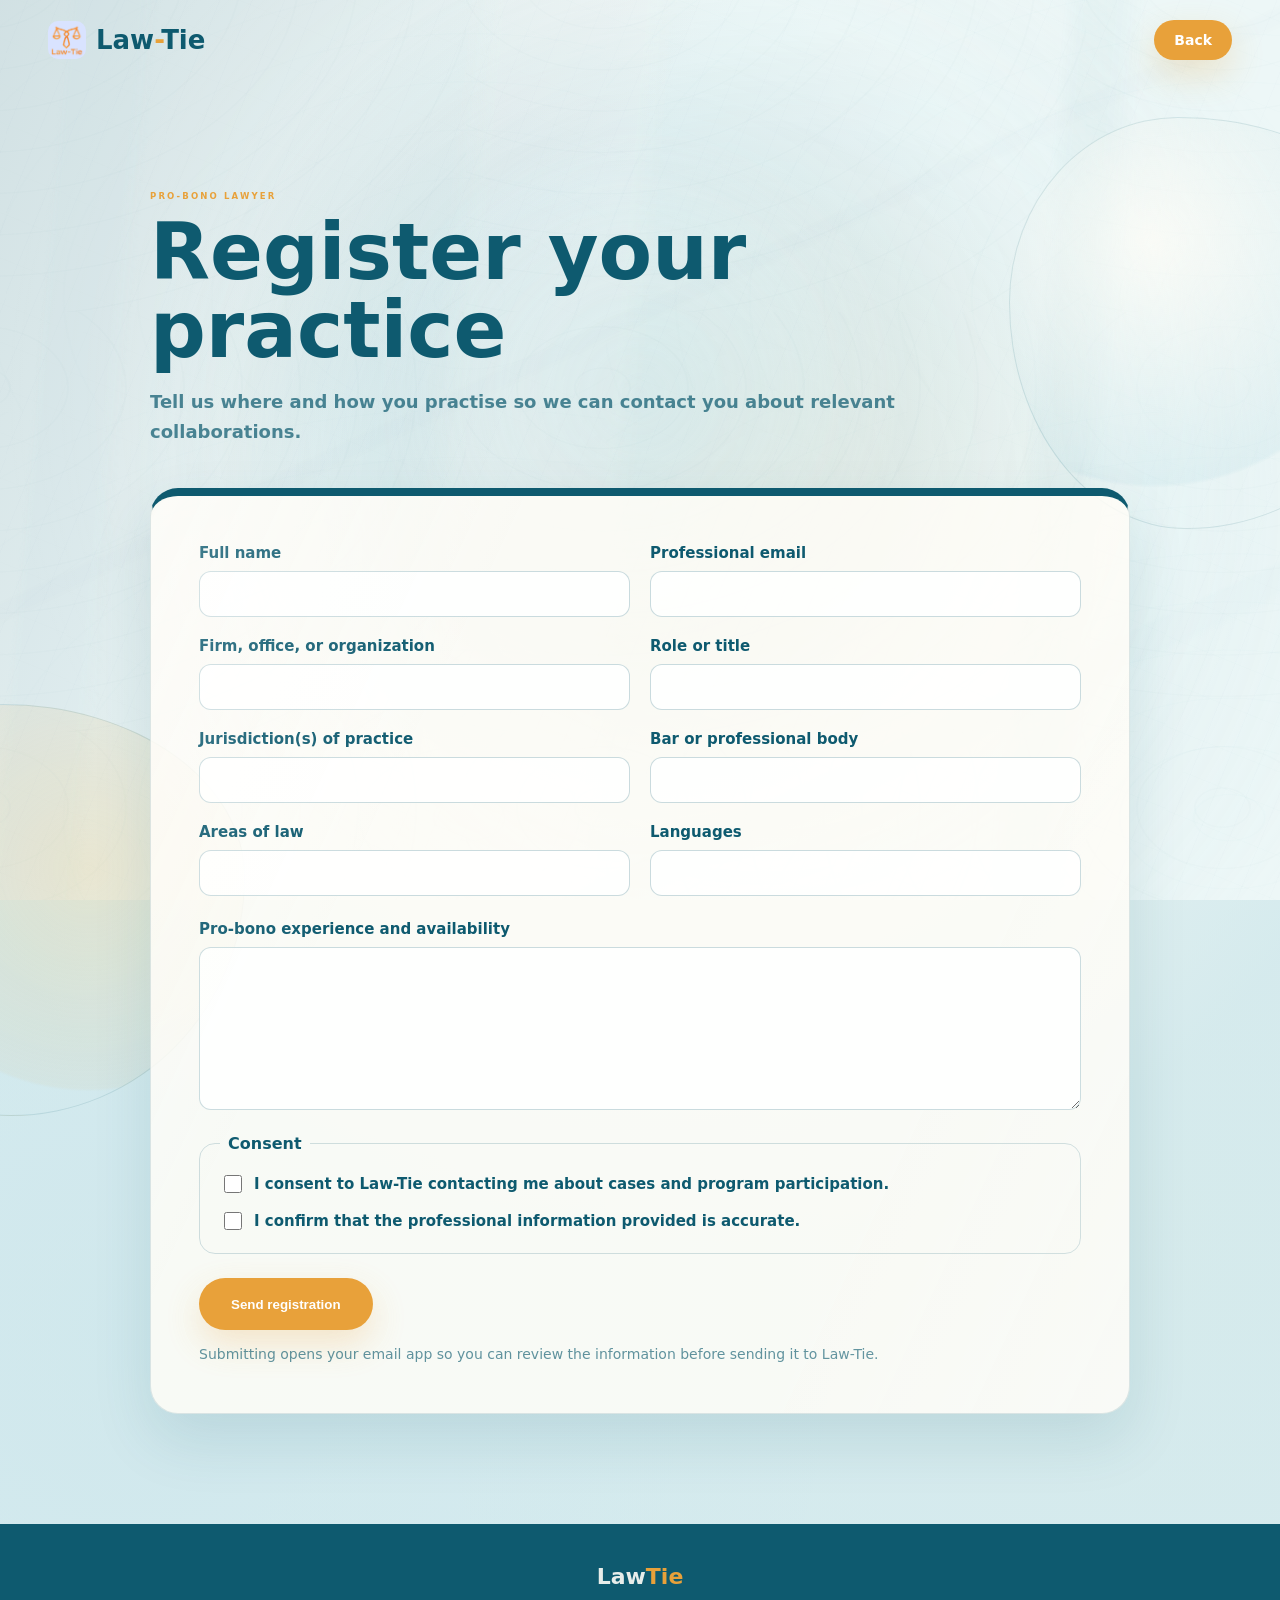
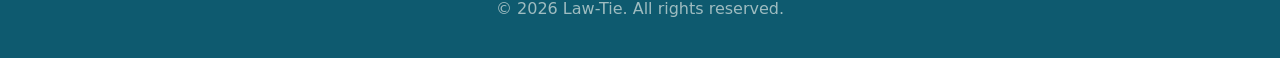
<file: register-lawyer.html>
<!doctype html>
<html lang="en">
  <head><meta charset="utf-8" /><meta name="viewport" content="width=device-width, initial-scale=1" /><title>Pro-bono lawyer registration | Law-Tie</title><link rel="stylesheet" href="styles.css" /></head>
  <body class="page-register page-register-lawyer">
    <div class="cursor-bg" aria-hidden="true"><div class="cursor-bg__glow"></div><div class="cursor-bg__focus"></div><div class="cursor-bg__sheet"></div><div class="cursor-bg__ribbons"></div><div class="cursor-bg__engraving"></div><div class="cursor-bg__threads"></div></div>
    <nav class="nav" id="nav"><a class="brand" href="index.html"><img src="media/law-tie-logo-with-bg.png" alt="Law-Tie logo" /><span>Law<span>-</span>Tie</span></a><a class="button button-small" href="be-part.html">Back</a></nav>
    <main class="page-main"><section class="form-shell page-section"><div class="form-intro reveal"><span class="eyebrow">Pro-bono lawyer</span><h1>Register your practice</h1><p>Tell us where and how you practise so we can contact you about relevant collaborations.</p></div>
      <form class="registration-form reveal" action="mailto:lawtie.org@gmail.com?subject=Law-Tie%20pro-bono%20lawyer%20registration" method="post" enctype="text/plain"><div class="form-grid"><label>Full name<input name="Full name" autocomplete="name" required /></label><label>Professional email<input type="email" name="Email" autocomplete="email" required /></label><label>Firm, office, or organization<input name="Organization" required /></label><label>Role or title<input name="Role" required /></label><label>Jurisdiction(s) of practice<input name="Jurisdictions" required /></label><label>Bar or professional body<input name="Professional body" /></label><label>Areas of law<input name="Areas of law" required /></label><label>Languages<input name="Languages" required /></label></div><label>Pro-bono experience and availability<textarea name="Experience and availability" rows="6"></textarea></label><fieldset><legend>Consent</legend><label class="check"><input type="checkbox" name="Contact consent" value="Yes" required /><span>I consent to Law-Tie contacting me about cases and program participation.</span></label><label class="check"><input type="checkbox" name="Accuracy" value="Yes" required /><span>I confirm that the professional information provided is accurate.</span></label></fieldset><button class="button" type="submit">Send registration</button><p class="form-note">Submitting opens your email app so you can review the information before sending it to Law-Tie.</p></form>
    </section></main><footer><strong>Law<span>Tie</span></strong><p>© 2026 Law-Tie. All rights reserved.</p></footer><script src="script.js"></script>
  </body>
</html>
</file>
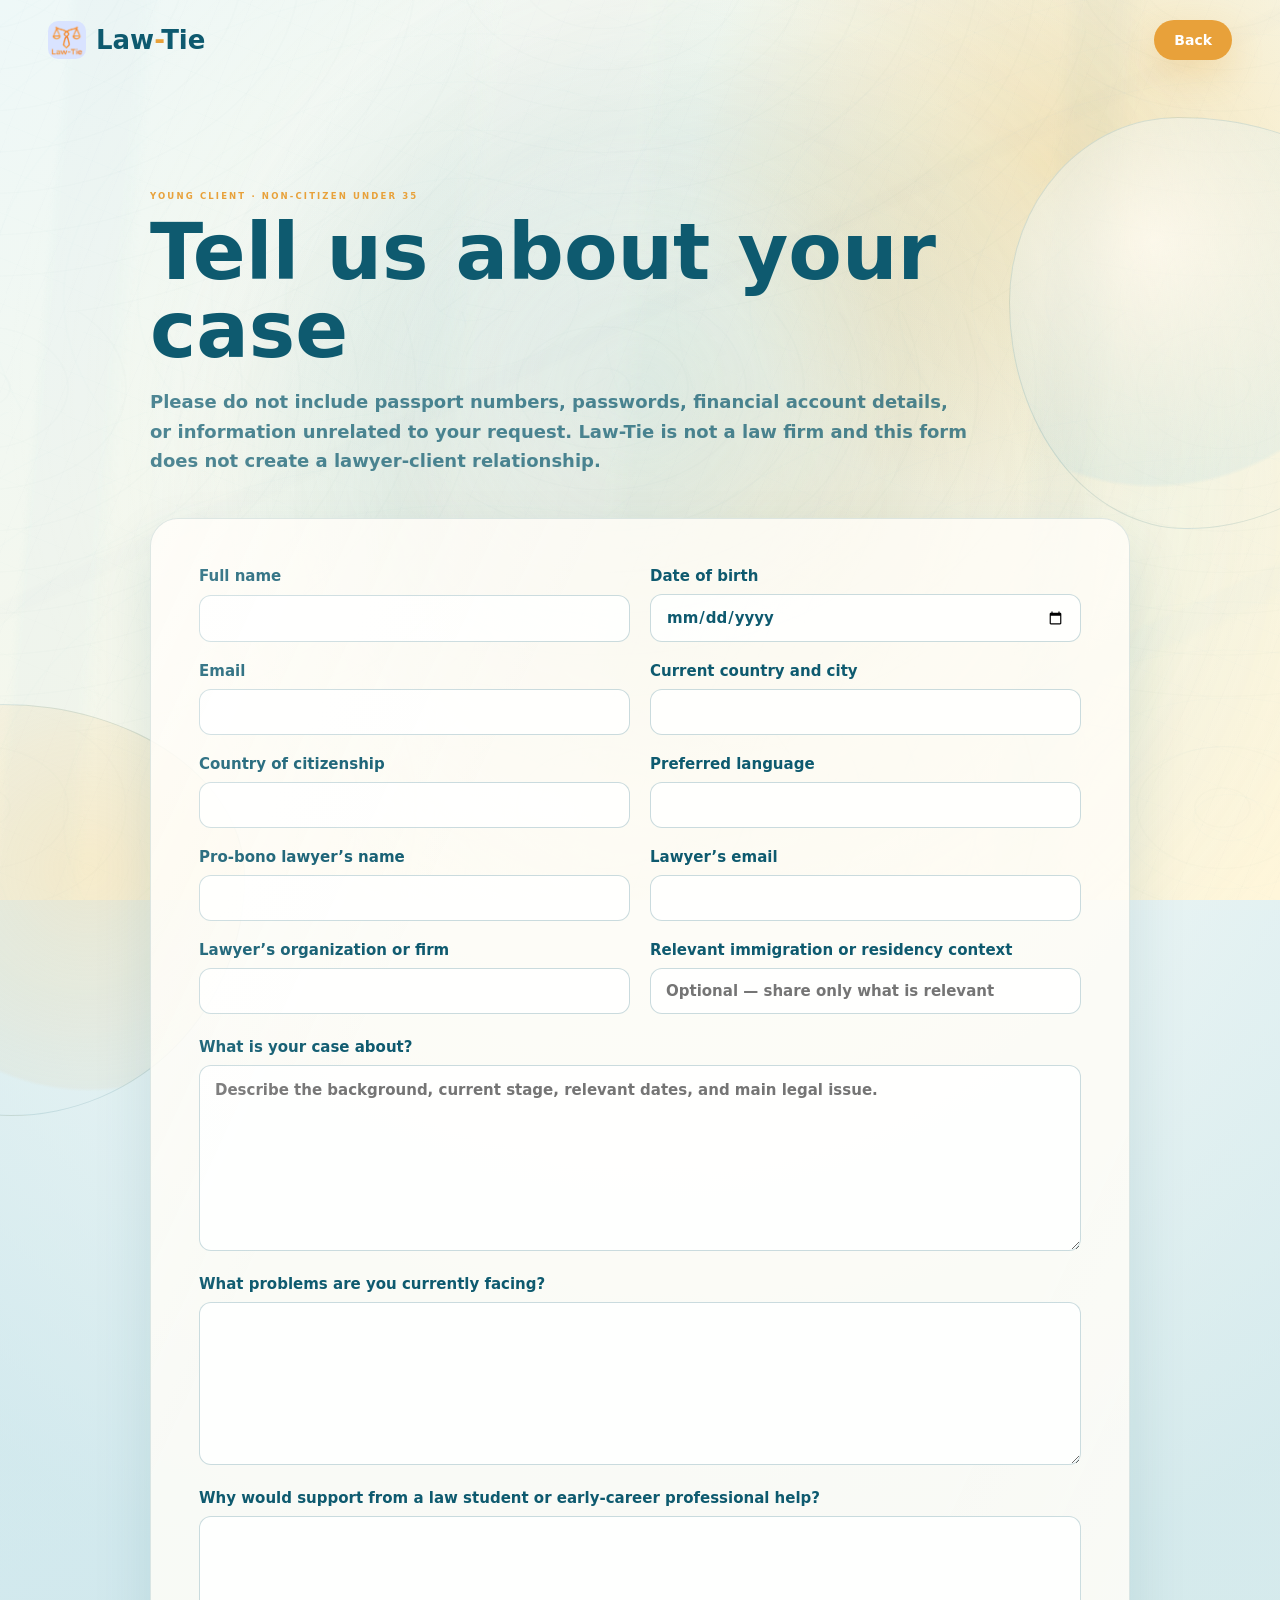
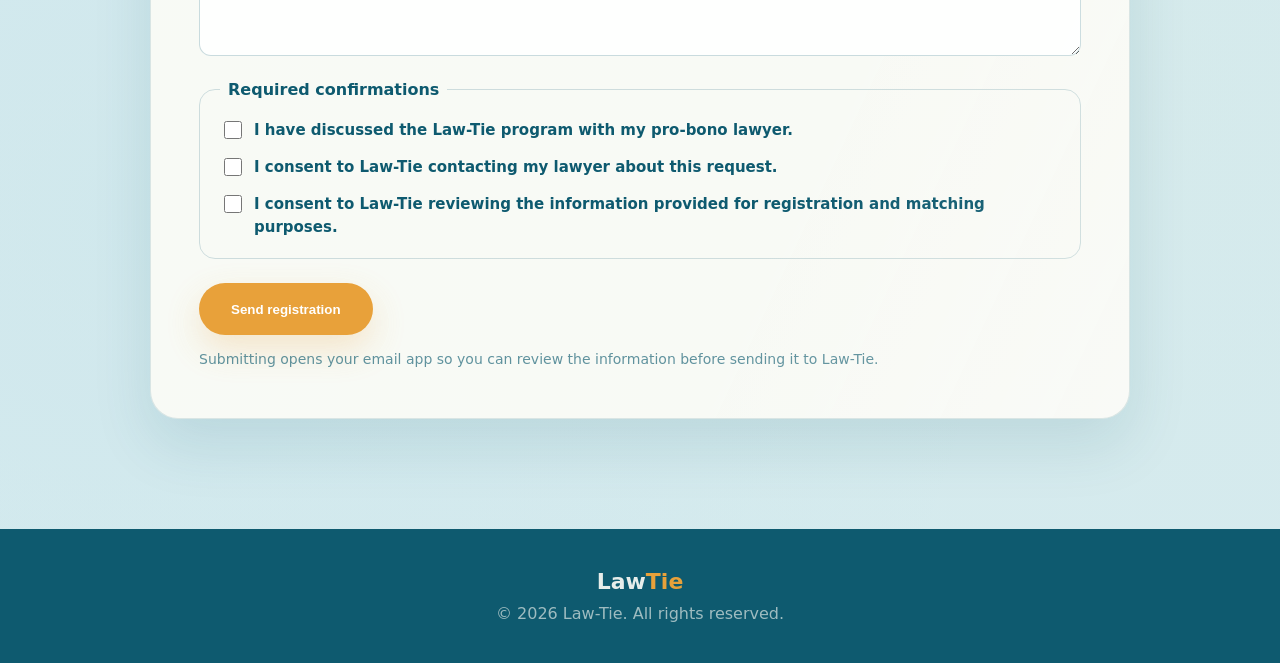
<file: register-noncitizen-client.html>
<!doctype html>
<html lang="en">
  <head><meta charset="utf-8" /><meta name="viewport" content="width=device-width, initial-scale=1" /><meta name="description" content="Law-Tie registration form for young non-citizen clients under 35 seeking support alongside their pro-bono lawyer." /><title>Non-citizen young client registration | Law-Tie</title><link rel="stylesheet" href="styles.css" /></head>
  <body class="page-register page-register-client page-register-noncitizen">
    <div class="cursor-bg" aria-hidden="true"><div class="cursor-bg__glow"></div><div class="cursor-bg__focus"></div><div class="cursor-bg__sheet"></div><div class="cursor-bg__ribbons"></div><div class="cursor-bg__engraving"></div><div class="cursor-bg__threads"></div></div>
    <nav class="nav" id="nav"><a class="brand" href="index.html"><img src="media/law-tie-logo-with-bg.png" alt="Law-Tie logo" /><span>Law<span>-</span>Tie</span></a><a class="button button-small" href="be-part.html">Back</a></nav>
    <main class="page-main"><section class="form-shell page-section"><div class="form-intro reveal"><span class="eyebrow">Young client · non-citizen under 35</span><h1>Tell us about your case</h1><p>Please do not include passport numbers, passwords, financial account details, or information unrelated to your request. Law-Tie is not a law firm and this form does not create a lawyer-client relationship.</p></div>
      <form class="registration-form reveal" action="mailto:lawtie.org@gmail.com?subject=Law-Tie%20non-citizen%20young%20client%20registration" method="post" enctype="text/plain">
        <div class="form-grid"><label>Full name<input name="Full name" autocomplete="name" required /></label><label>Date of birth<input type="date" name="Date of birth" required /></label><label>Email<input type="email" name="Email" autocomplete="email" required /></label><label>Current country and city<input name="Current location" required /></label><label>Country of citizenship<input name="Country of citizenship" required /></label><label>Preferred language<input name="Preferred language" required /></label><label>Pro-bono lawyer’s name<input name="Lawyer name" required /></label><label>Lawyer’s email<input type="email" name="Lawyer email" required /></label><label>Lawyer’s organization or firm<input name="Lawyer organization" /></label><label>Relevant immigration or residency context<input name="Residency context" placeholder="Optional — share only what is relevant" /></label></div>
        <label>What is your case about?<textarea name="Case summary" rows="7" required placeholder="Describe the background, current stage, relevant dates, and main legal issue."></textarea></label><label>What problems are you currently facing?<textarea name="Current issues" rows="6" required></textarea></label><label>Why would support from a law student or early-career professional help?<textarea name="Support needed" rows="5" required></textarea></label>
        <fieldset><legend>Required confirmations</legend><label class="check"><input type="checkbox" name="Lawyer informed" value="Yes" required /><span>I have discussed the Law-Tie program with my pro-bono lawyer.</span></label><label class="check"><input type="checkbox" name="Contact consent" value="Yes" required /><span>I consent to Law-Tie contacting my lawyer about this request.</span></label><label class="check"><input type="checkbox" name="Data consent" value="Yes" required /><span>I consent to Law-Tie reviewing the information provided for registration and matching purposes.</span></label></fieldset>
        <button class="button" type="submit">Send registration</button><p class="form-note">Submitting opens your email app so you can review the information before sending it to Law-Tie.</p>
      </form>
    </section></main><footer><strong>Law<span>Tie</span></strong><p>© 2026 Law-Tie. All rights reserved.</p></footer><script src="script.js"></script>
  </body>
</html>
</file>
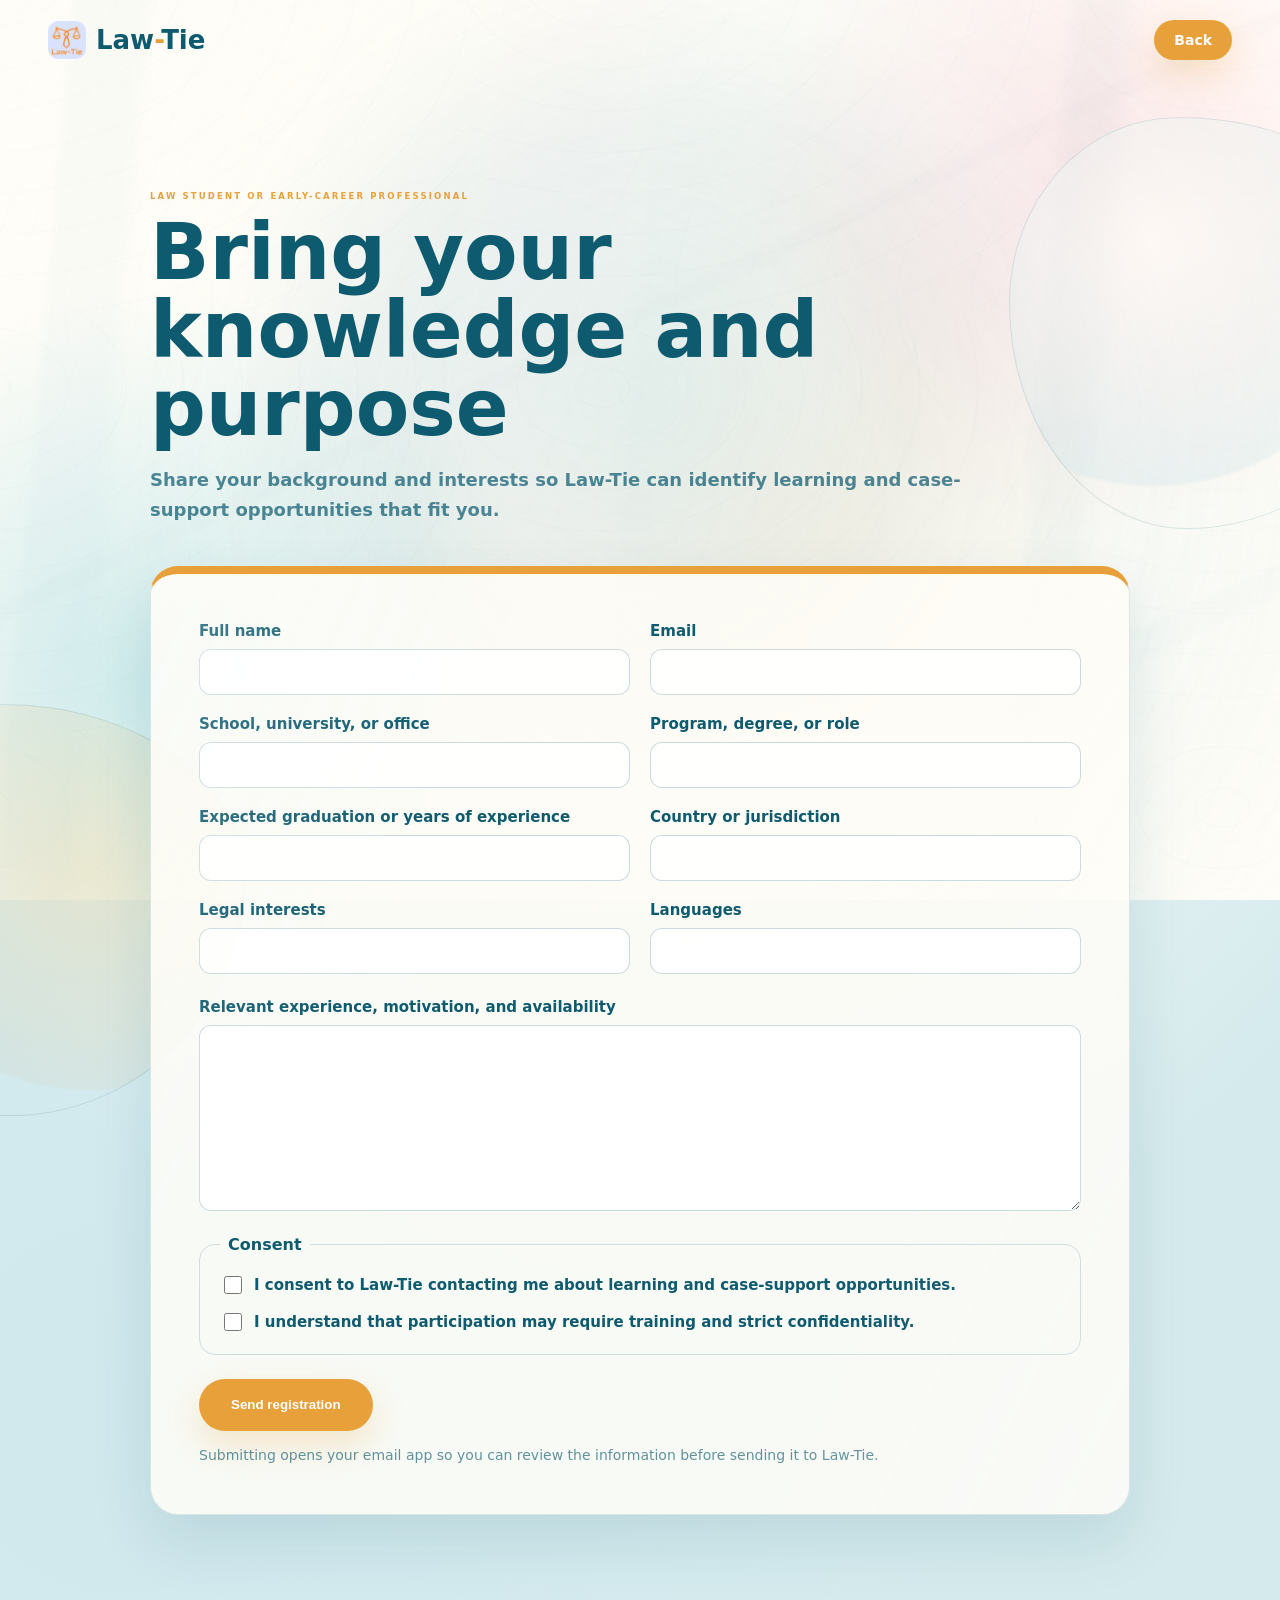
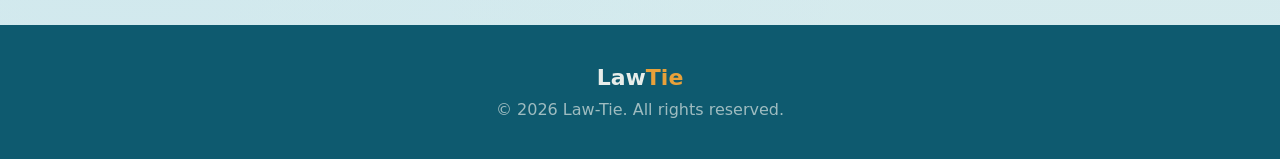
<file: register-student.html>
<!doctype html>
<html lang="en">
  <head><meta charset="utf-8" /><meta name="viewport" content="width=device-width, initial-scale=1" /><title>Law student and early-career registration | Law-Tie</title><link rel="stylesheet" href="styles.css" /></head>
  <body class="page-register page-register-student">
    <div class="cursor-bg" aria-hidden="true"><div class="cursor-bg__glow"></div><div class="cursor-bg__focus"></div><div class="cursor-bg__sheet"></div><div class="cursor-bg__ribbons"></div><div class="cursor-bg__engraving"></div><div class="cursor-bg__threads"></div></div>
    <nav class="nav" id="nav"><a class="brand" href="index.html"><img src="media/law-tie-logo-with-bg.png" alt="Law-Tie logo" /><span>Law<span>-</span>Tie</span></a><a class="button button-small" href="be-part.html">Back</a></nav>
    <main class="page-main"><section class="form-shell page-section"><div class="form-intro reveal"><span class="eyebrow">Law student or early-career professional</span><h1>Bring your knowledge and purpose</h1><p>Share your background and interests so Law-Tie can identify learning and case-support opportunities that fit you.</p></div>
      <form class="registration-form reveal" action="mailto:lawtie.org@gmail.com?subject=Law-Tie%20student%20or%20early-career%20registration" method="post" enctype="text/plain"><div class="form-grid"><label>Full name<input name="Full name" autocomplete="name" required /></label><label>Email<input type="email" name="Email" autocomplete="email" required /></label><label>School, university, or office<input name="School or office" required /></label><label>Program, degree, or role<input name="Program or role" required /></label><label>Expected graduation or years of experience<input name="Graduation or experience" /></label><label>Country or jurisdiction<input name="Jurisdiction" required /></label><label>Legal interests<input name="Legal interests" required /></label><label>Languages<input name="Languages" required /></label></div><label>Relevant experience, motivation, and availability<textarea name="Experience and motivation" rows="7" required></textarea></label><fieldset><legend>Consent</legend><label class="check"><input type="checkbox" name="Contact consent" value="Yes" required /><span>I consent to Law-Tie contacting me about learning and case-support opportunities.</span></label><label class="check"><input type="checkbox" name="Confidentiality acknowledgement" value="Yes" required /><span>I understand that participation may require training and strict confidentiality.</span></label></fieldset><button class="button" type="submit">Send registration</button><p class="form-note">Submitting opens your email app so you can review the information before sending it to Law-Tie.</p></form>
    </section></main><footer><strong>Law<span>Tie</span></strong><p>© 2026 Law-Tie. All rights reserved.</p></footer><script src="script.js"></script>
  </body>
</html>
</file>
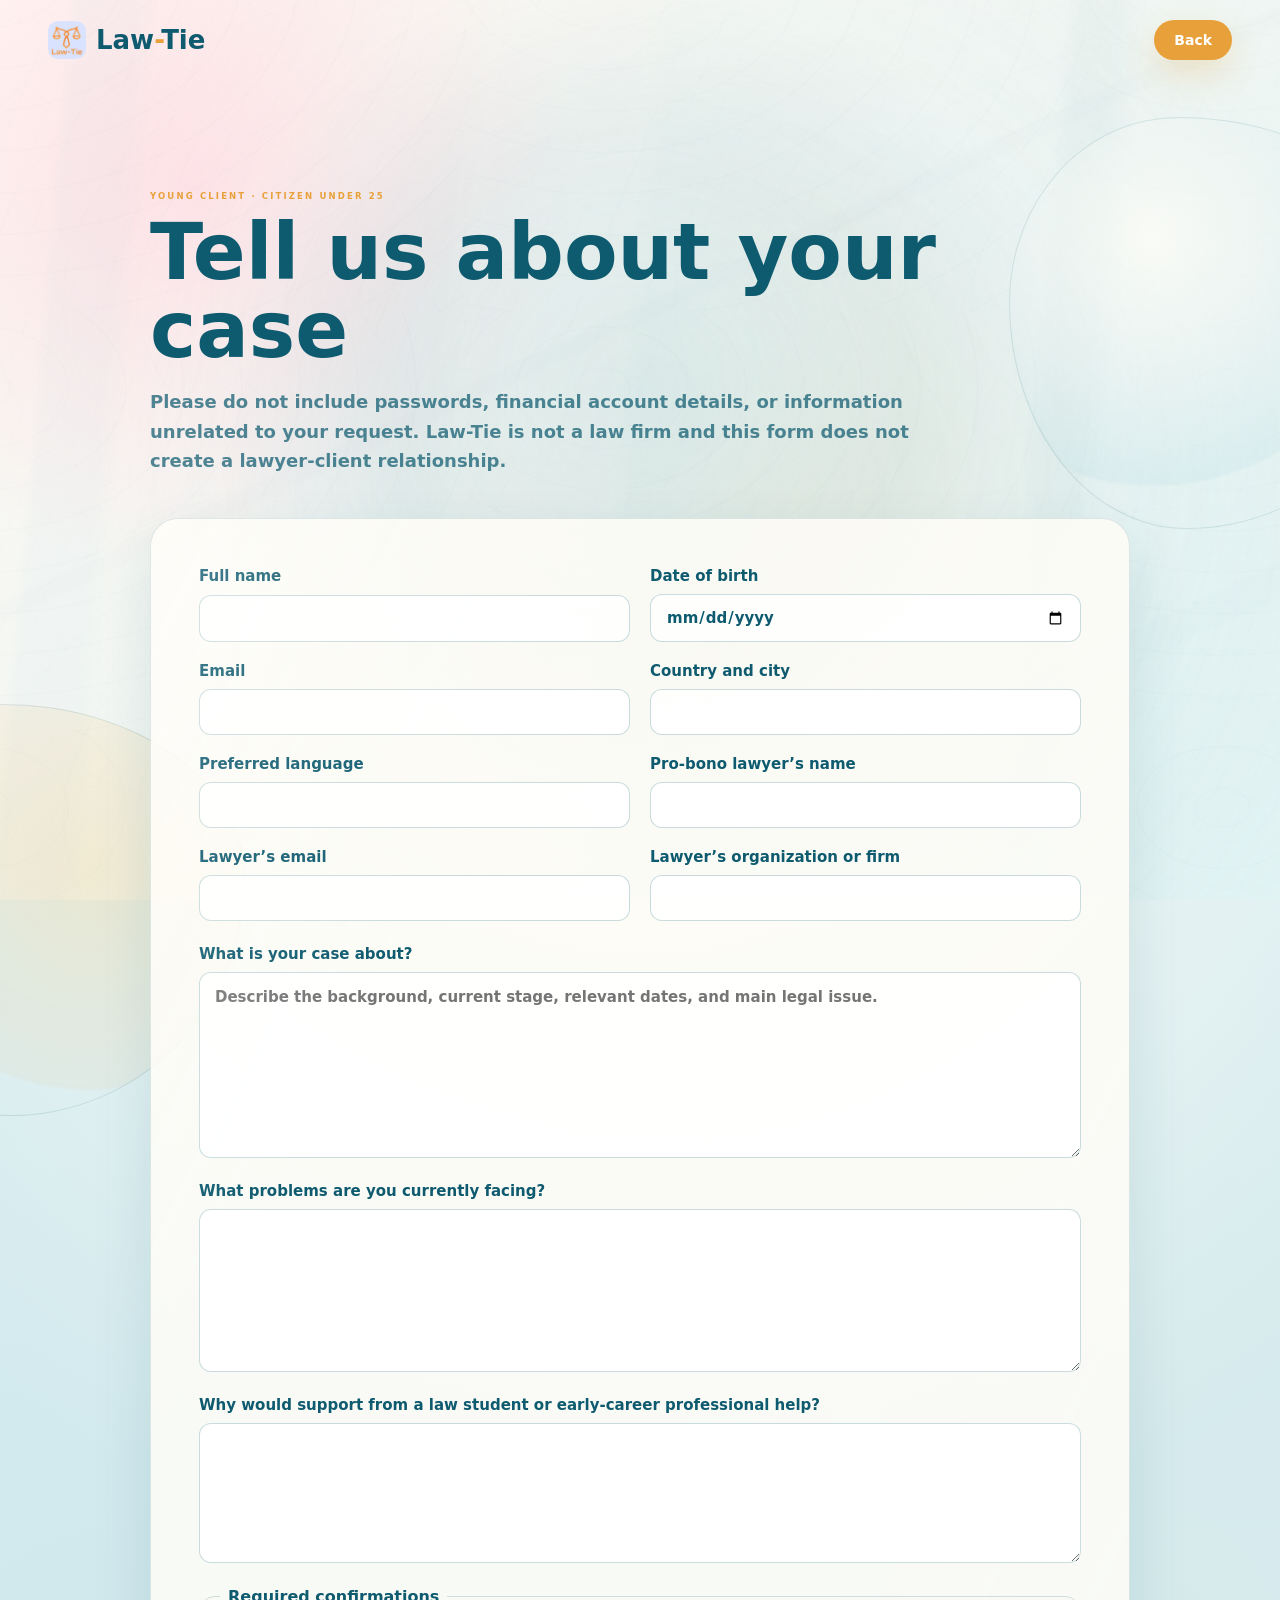
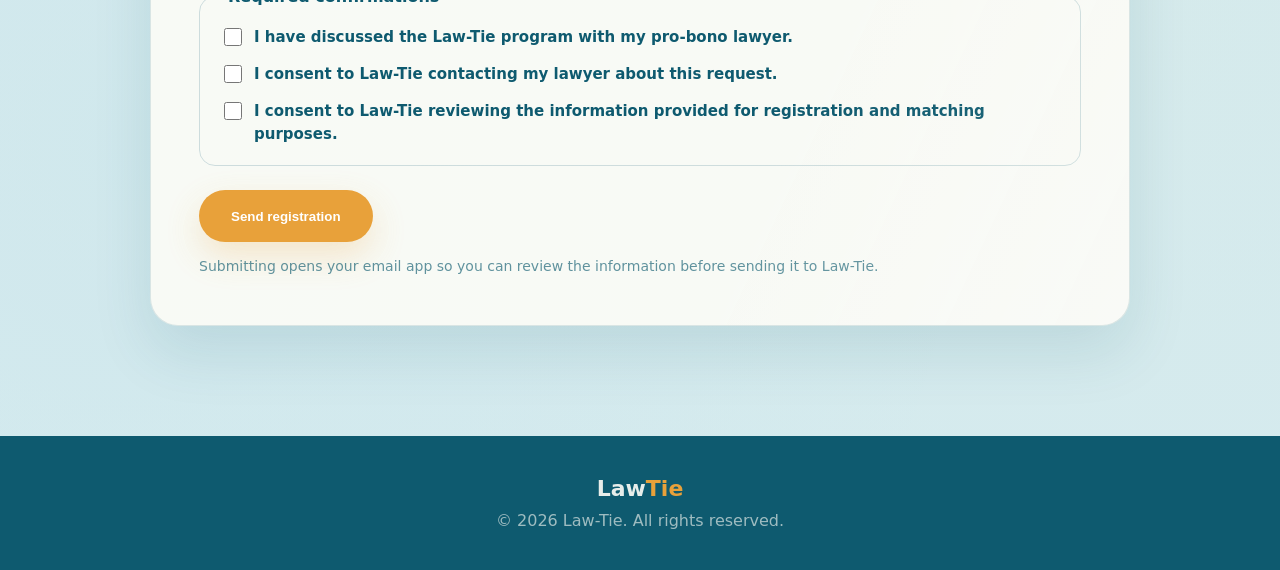
<file: register-young-client.html>
<!doctype html>
<html lang="en">
  <head><meta charset="utf-8" /><meta name="viewport" content="width=device-width, initial-scale=1" /><meta name="description" content="Law-Tie registration form for young citizen clients under 25 seeking support alongside their pro-bono lawyer." /><title>Young client registration | Law-Tie</title><link rel="stylesheet" href="styles.css" /></head>
  <body class="page-register page-register-client">
    <div class="cursor-bg" aria-hidden="true"><div class="cursor-bg__glow"></div><div class="cursor-bg__focus"></div><div class="cursor-bg__sheet"></div><div class="cursor-bg__ribbons"></div><div class="cursor-bg__engraving"></div><div class="cursor-bg__threads"></div></div>
    <nav class="nav" id="nav"><a class="brand" href="index.html"><img src="media/law-tie-logo-with-bg.png" alt="Law-Tie logo" /><span>Law<span>-</span>Tie</span></a><a class="button button-small" href="be-part.html">Back</a></nav>
    <main class="page-main"><section class="form-shell page-section"><div class="form-intro reveal"><span class="eyebrow">Young client · citizen under 25</span><h1>Tell us about your case</h1><p>Please do not include passwords, financial account details, or information unrelated to your request. Law-Tie is not a law firm and this form does not create a lawyer-client relationship.</p></div>
      <form class="registration-form reveal" action="mailto:lawtie.org@gmail.com?subject=Law-Tie%20young%20citizen%20client%20registration" method="post" enctype="text/plain">
        <div class="form-grid"><label>Full name<input name="Full name" autocomplete="name" required /></label><label>Date of birth<input type="date" name="Date of birth" required /></label><label>Email<input type="email" name="Email" autocomplete="email" required /></label><label>Country and city<input name="Location" autocomplete="address-level2" required /></label><label>Preferred language<input name="Preferred language" required /></label><label>Pro-bono lawyer’s name<input name="Lawyer name" required /></label><label>Lawyer’s email<input type="email" name="Lawyer email" required /></label><label>Lawyer’s organization or firm<input name="Lawyer organization" /></label></div>
        <label>What is your case about?<textarea name="Case summary" rows="7" required placeholder="Describe the background, current stage, relevant dates, and main legal issue."></textarea></label>
        <label>What problems are you currently facing?<textarea name="Current issues" rows="6" required></textarea></label>
        <label>Why would support from a law student or early-career professional help?<textarea name="Support needed" rows="5" required></textarea></label>
        <fieldset><legend>Required confirmations</legend><label class="check"><input type="checkbox" name="Lawyer informed" value="Yes" required /><span>I have discussed the Law-Tie program with my pro-bono lawyer.</span></label><label class="check"><input type="checkbox" name="Contact consent" value="Yes" required /><span>I consent to Law-Tie contacting my lawyer about this request.</span></label><label class="check"><input type="checkbox" name="Data consent" value="Yes" required /><span>I consent to Law-Tie reviewing the information provided for registration and matching purposes.</span></label></fieldset>
        <button class="button" type="submit">Send registration</button><p class="form-note">Submitting opens your email app so you can review the information before sending it to Law-Tie.</p>
      </form>
    </section></main><footer><strong>Law<span>Tie</span></strong><p>© 2026 Law-Tie. All rights reserved.</p></footer><script src="script.js"></script>
  </body>
</html>
</file>
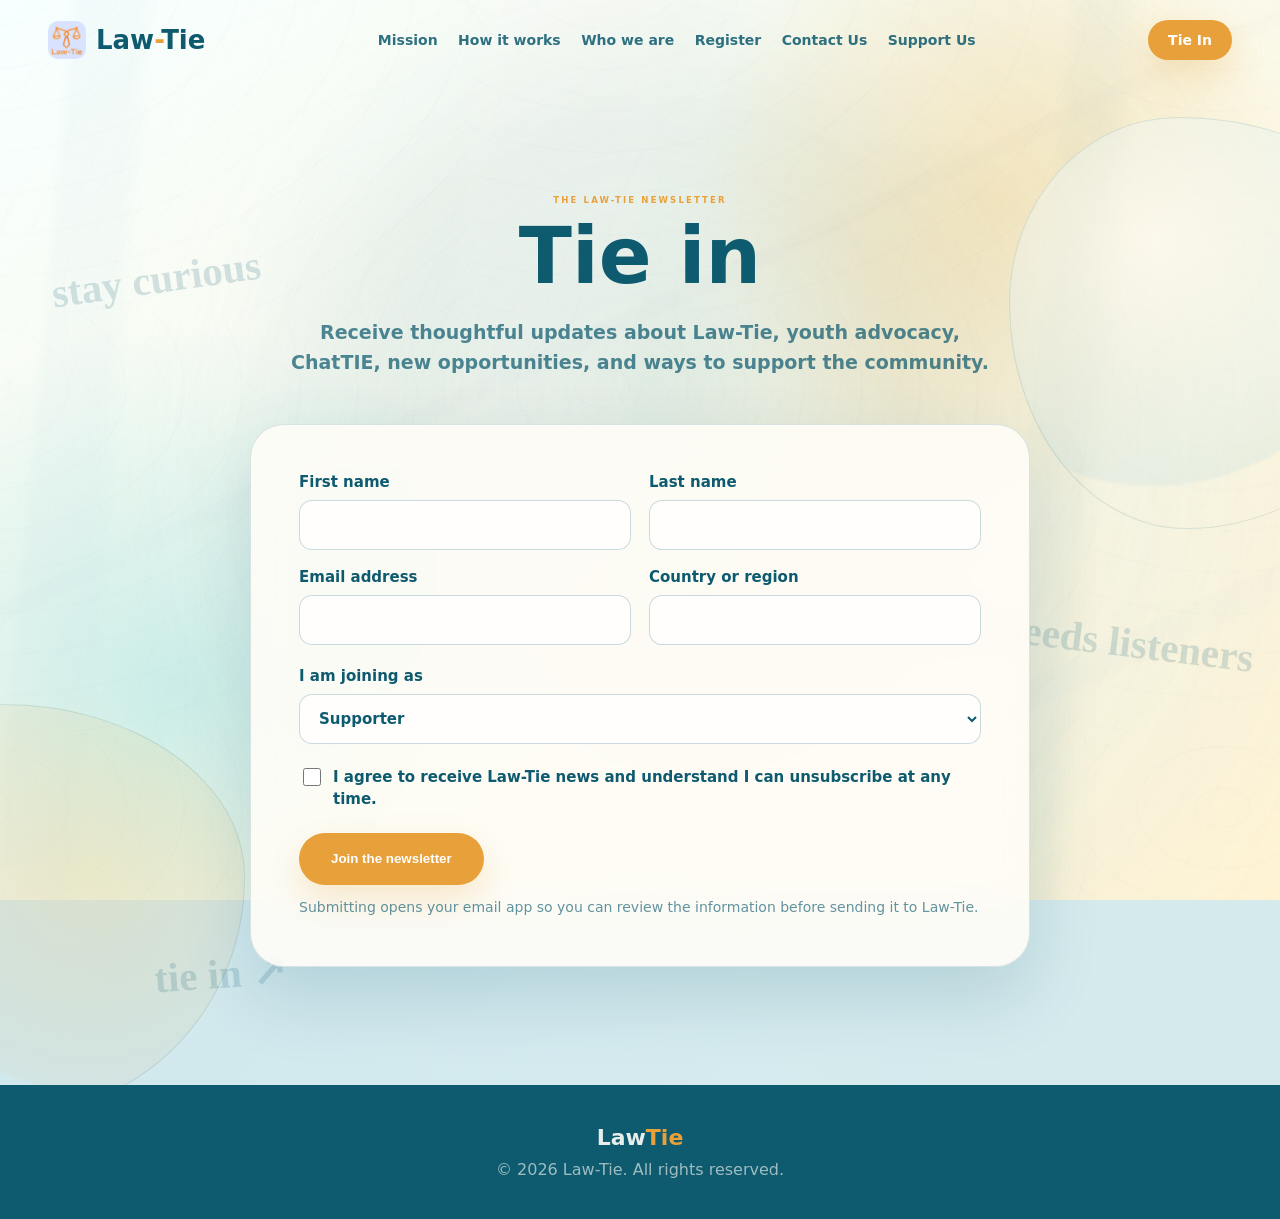
<file: sign-up.html>
<!doctype html>
<html lang="en">
  <head>
    <meta charset="utf-8" />
    <meta name="viewport" content="width=device-width, initial-scale=1" />
    <meta name="description" content="Tie in to the Law-Tie newsletter for project news, youth advocacy resources, and opportunities to participate." />
    <title>Newsletter | Law-Tie</title>
    <link rel="stylesheet" href="styles.css" />
  </head>
  <body class="page-newsletter">
    <div class="cursor-bg" aria-hidden="true">
      <div class="cursor-bg__glow"></div>
      <div class="cursor-bg__focus"></div>
      <div class="cursor-bg__sheet"></div>
      <div class="cursor-bg__ribbons"></div>
      <div class="cursor-bg__engraving"></div>
      <div class="cursor-bg__threads"></div>
    </div>

    <nav class="nav" id="nav">
      <a class="brand" href="index.html#hero">
        <img src="media/law-tie-logo-with-bg.png" alt="Law-Tie logo" />
        <span>Law<span>-</span>Tie</span>
      </a>
      <div class="nav-links">
        <a href="index.html#mission">Mission</a>
        <a href="index.html#how-it-works">How it works</a>
        <a href="team.html">Who we are</a>
        <a href="be-part.html" target="_blank" rel="noopener">Register</a>
        <a href="contact.html">Contact Us</a>
        <a href="how-to-help.html">Support Us</a>
      </div>
      <a class="button button-small" href="sign-up.html">Tie In</a>
    </nav>

    <main class="page-main">
      <section class="newsletter page-section">
        <div class="background-scribbles" aria-hidden="true"><span>stay curious</span><span>justice needs listeners</span><span>tie in ↗</span></div>
        <div class="section-title reveal">
          <span class="eyebrow">The Law-Tie newsletter</span>
          <h1>Tie in</h1>
          <p class="section-lede">Receive thoughtful updates about Law-Tie, youth advocacy, ChatTIE, new opportunities, and ways to support the community.</p>
        </div>
        <form class="newsletter-form reveal" action="mailto:lawtie.org@gmail.com?subject=Law-Tie%20newsletter%20signup" method="post" enctype="text/plain">
          <div class="newsletter-grid">
            <label>First name<input name="First name" autocomplete="given-name" required /></label>
            <label>Last name<input name="Last name" autocomplete="family-name" required /></label>
            <label>Email address<input type="email" name="Email" autocomplete="email" required /></label>
            <label>Country or region<input name="Country or region" autocomplete="country-name" /></label>
          </div>
          <label>I am joining as
            <select name="Relationship to Law-Tie">
              <option value="Supporter">Supporter</option>
              <option value="Young person">Young person</option>
              <option value="Law student or early-career professional">Law student or early-career professional</option>
              <option value="Pro-bono lawyer">Pro-bono lawyer</option>
              <option value="Partner organization">Partner organization</option>
            </select>
          </label>
          <label class="check"><input type="checkbox" name="Newsletter consent" value="Yes" required /><span>I agree to receive Law-Tie news and understand I can unsubscribe at any time.</span></label>
          <button class="button" type="submit">Join the newsletter</button>
          <p class="form-note">Submitting opens your email app so you can review the information before sending it to Law-Tie.</p>
        </form>
      </section>
    </main>

    <footer>
      <strong>Law<span>Tie</span></strong>
      <p>© 2026 Law-Tie. All rights reserved.</p>
    </footer>

    <script src="script.js"></script>
  </body>
</html>
</file>
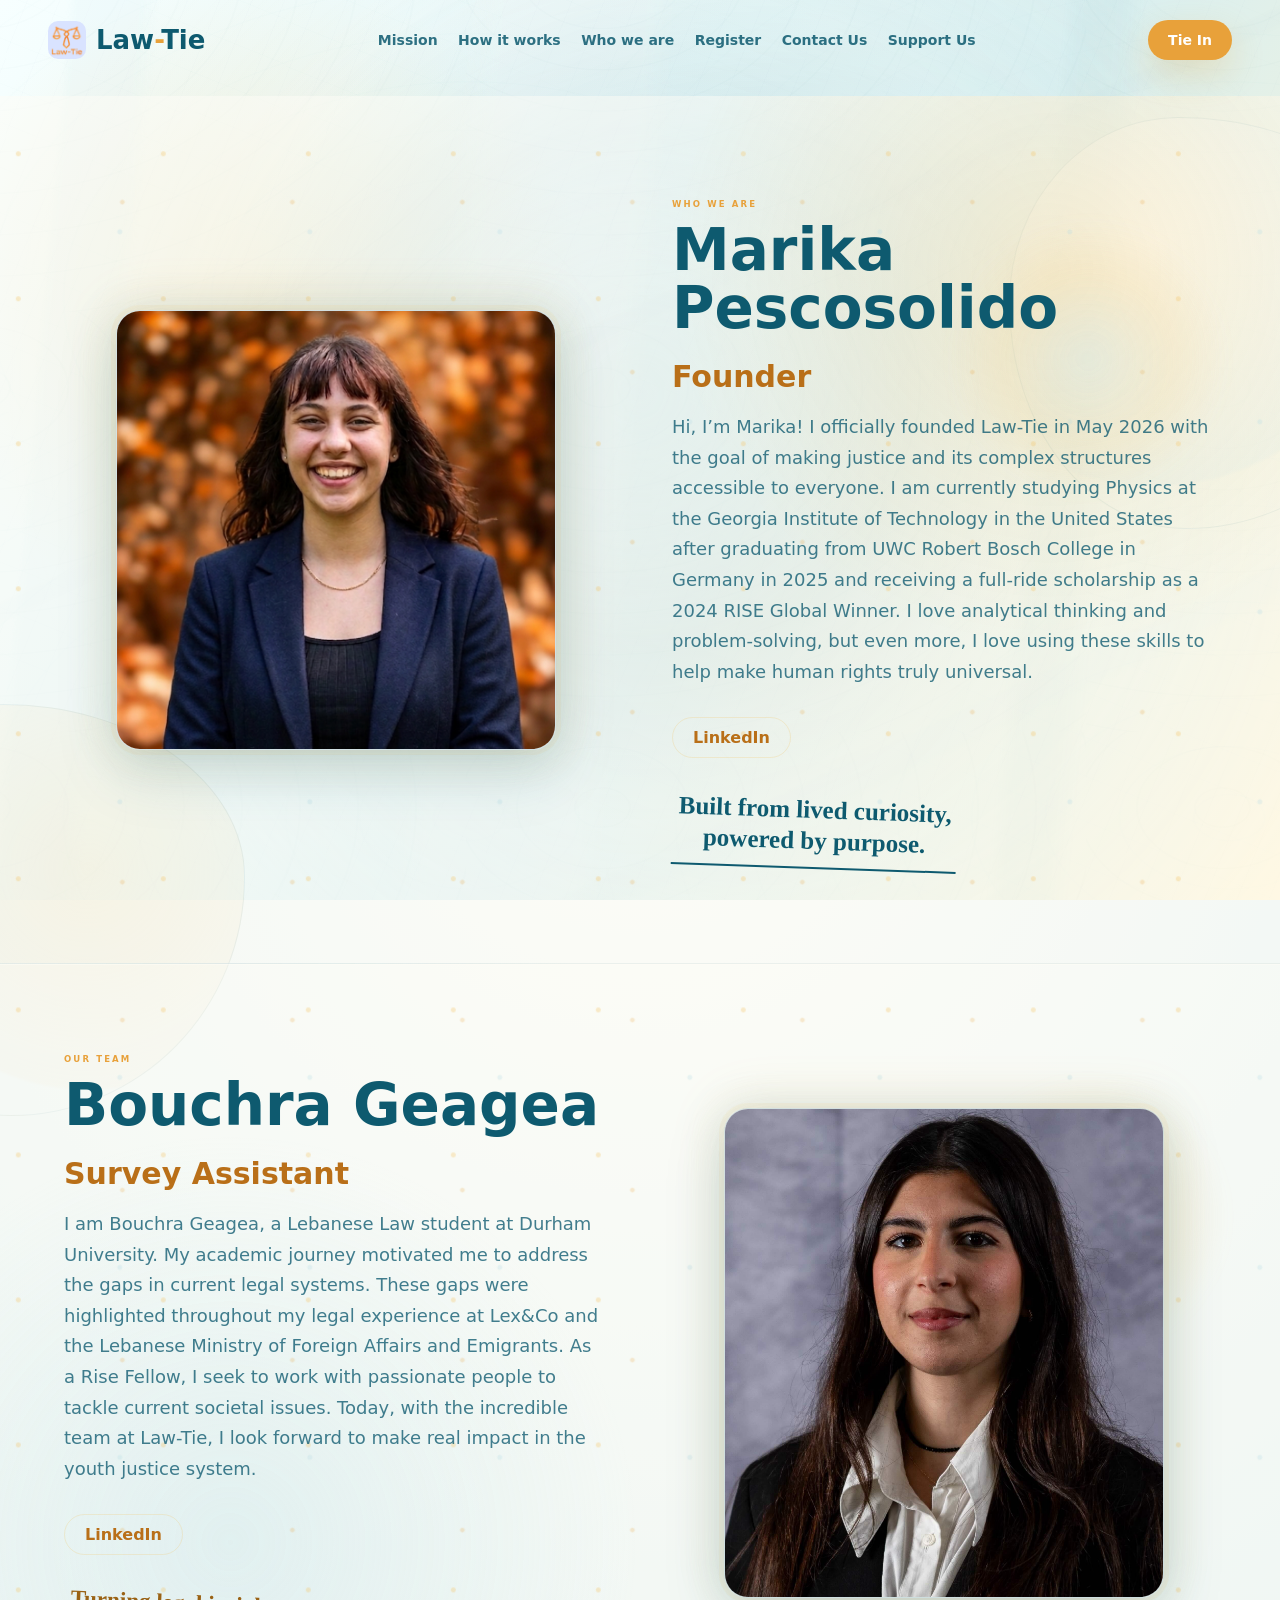
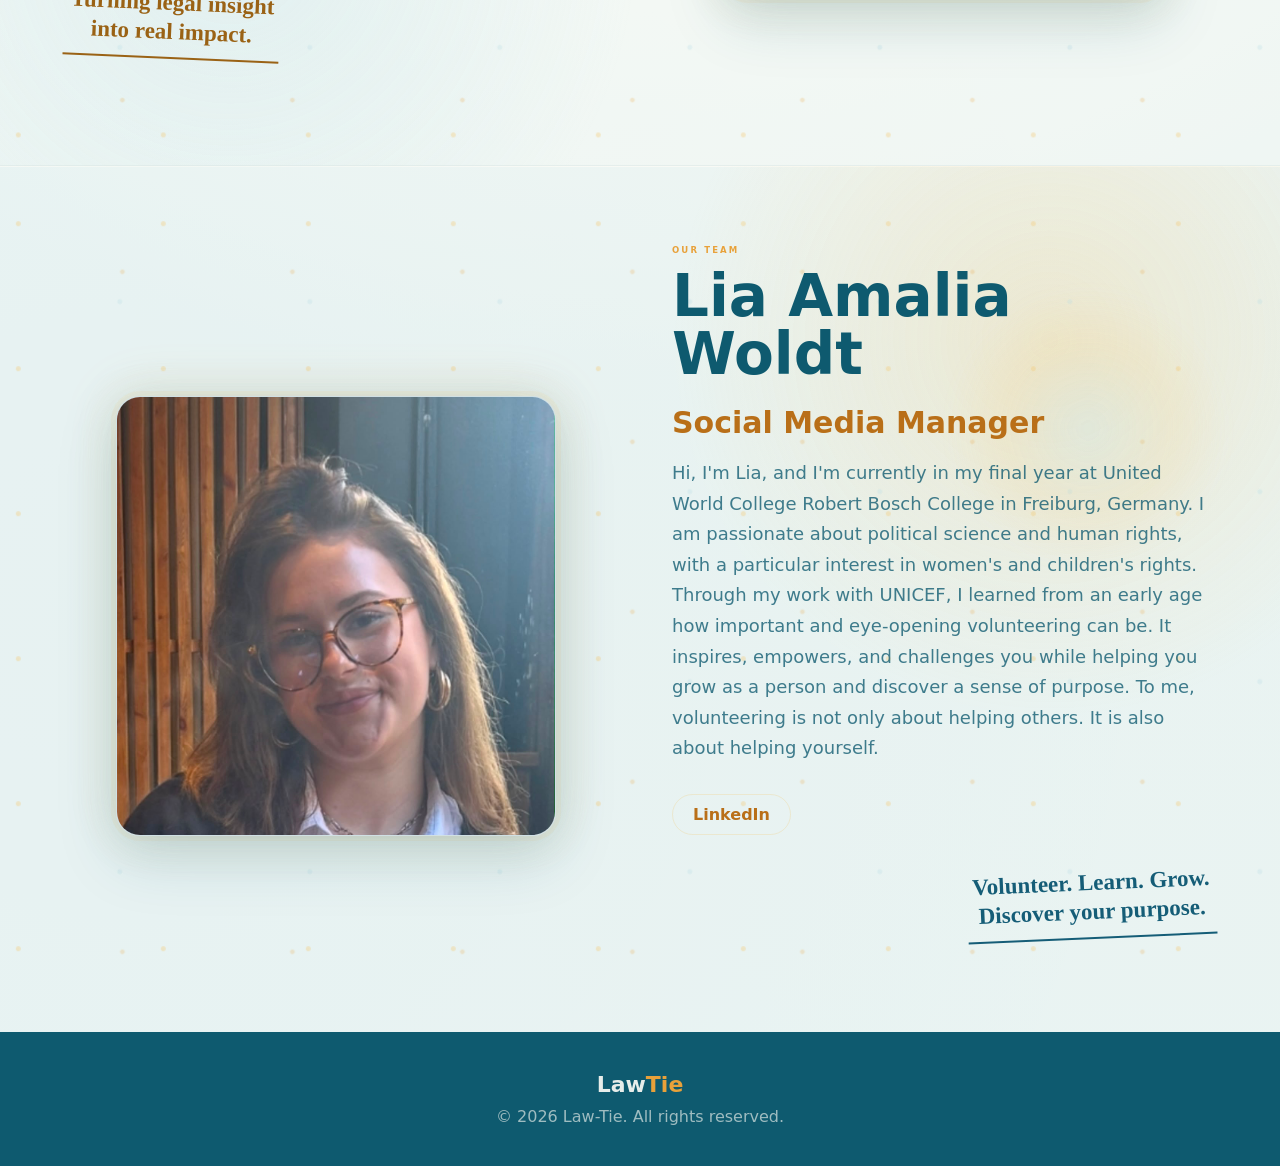
<file: team.html>
<!doctype html>
<html lang="en">
  <head>
    <meta charset="utf-8" />
    <meta name="viewport" content="width=device-width, initial-scale=1" />
    <title>Who we are | Law-Tie</title>
    <link rel="stylesheet" href="styles.css" />
  </head>
  <body class="page-team">
    <div class="cursor-bg" aria-hidden="true">
      <div class="cursor-bg__glow"></div>
      <div class="cursor-bg__focus"></div>
      <div class="cursor-bg__sheet"></div>
      <div class="cursor-bg__ribbons"></div>
      <div class="cursor-bg__engraving"></div>
      <div class="cursor-bg__threads"></div>
    </div>

    <nav class="nav" id="nav">
      <a class="brand" href="index.html#hero">
        <img src="media/law-tie-logo-with-bg.png" alt="Law-Tie logo" />
        <span>Law<span>-</span>Tie</span>
      </a>
      <div class="nav-links">
        <a href="index.html#mission">Mission</a>
        <a href="index.html#how-it-works">How it works</a>
        <a href="team.html">Who we are</a>
        <a href="be-part.html" target="_blank" rel="noopener">Register</a>
        <a href="contact.html">Contact Us</a>
        <a href="how-to-help.html">Support Us</a>
      </div>
      <a class="button button-small" href="sign-up.html">Tie In</a>
    </nav>

    <main class="page-main">
      <section class="team page-section">
        <div class="founder-card reveal">
          <img src="media/marika-pescosolido.png" alt="Marika Pescosolido" />
        </div>
        <div class="team-copy reveal">
          <span class="eyebrow">Who we are</span>
          <h2>Marika Pescosolido</h2>
          <h3>Founder</h3>
          <p>Hi, I’m Marika! I officially founded Law-Tie in May 2026 with the goal of making justice and its complex structures accessible to everyone. I am currently studying Physics at the Georgia Institute of Technology in the United States after graduating from UWC Robert Bosch College in Germany in 2025 and receiving a full-ride scholarship as a 2024 RISE Global Winner. I love analytical thinking and problem-solving, but even more, I love using these skills to help make human rights truly universal.</p>
          <a href="https://www.linkedin.com/in/marika-pescosolido/" target="_blank" rel="noopener noreferrer">LinkedIn</a>
          <aside class="handwritten-note handwritten-note--cream">Built from lived curiosity,<br />powered by purpose.</aside>
        </div>
      </section>

      <section class="team team--reverse page-section">
        <div class="founder-card team-member-card team-member-card--bouchra reveal">
          <img src="media/bouchra-geagea-with-background.png" alt="Bouchra Geagea" />
        </div>
        <div class="team-copy reveal">
          <span class="eyebrow">Our team</span>
          <h2>Bouchra Geagea</h2>
          <h3>Survey Assistant</h3>
          <p>I am Bouchra Geagea, a Lebanese Law student at Durham University. My academic journey motivated me to address the gaps in current legal systems. These gaps were highlighted throughout my legal experience at Lex&amp;Co and the Lebanese Ministry of Foreign Affairs and Emigrants. As a Rise Fellow, I seek to work with passionate people to tackle current societal issues. Today, with the incredible team at Law-Tie, I look forward to make real impact in the youth justice system.</p>
          <a href="https://www.linkedin.com/in/bouchrageagea/" target="_blank" rel="noopener noreferrer">LinkedIn</a>
          <aside class="handwritten-note handwritten-note--gold team-side-note team-side-note--left">Turning legal insight<br />into real impact.</aside>
        </div>
      </section>

      <section class="team page-section">
        <div class="founder-card team-member-card team-member-card--lia reveal">
          <img src="media/lia-team-member.png" alt="Lia" />
        </div>
        <div class="team-copy reveal">
          <span class="eyebrow">Our team</span>
          <h2>Lia Amalia Woldt</h2>
          <h3>Social Media Manager</h3>
          <p>Hi, I'm Lia, and I'm currently in my final year at United World College Robert Bosch College in Freiburg, Germany. I am passionate about political science and human rights, with a particular interest in women's and children's rights. Through my work with UNICEF, I learned from an early age how important and eye-opening volunteering can be. It inspires, empowers, and challenges you while helping you grow as a person and discover a sense of purpose. To me, volunteering is not only about helping others. It is also about helping yourself.</p>
          <a href="https://www.linkedin.com/in/lia-amalia-woldt-215829390/" target="_blank" rel="noopener noreferrer">LinkedIn</a>
          <aside class="handwritten-note handwritten-note--blue team-side-note">Volunteer. Learn. Grow.<br />Discover your purpose.</aside>
        </div>
      </section>
    </main>

    <footer>
      <strong>Law<span>Tie</span></strong>
      <p>© 2026 Law-Tie. All rights reserved.</p>
    </footer>

    <script src="script.js"></script>
  </body>
</html>
</file>
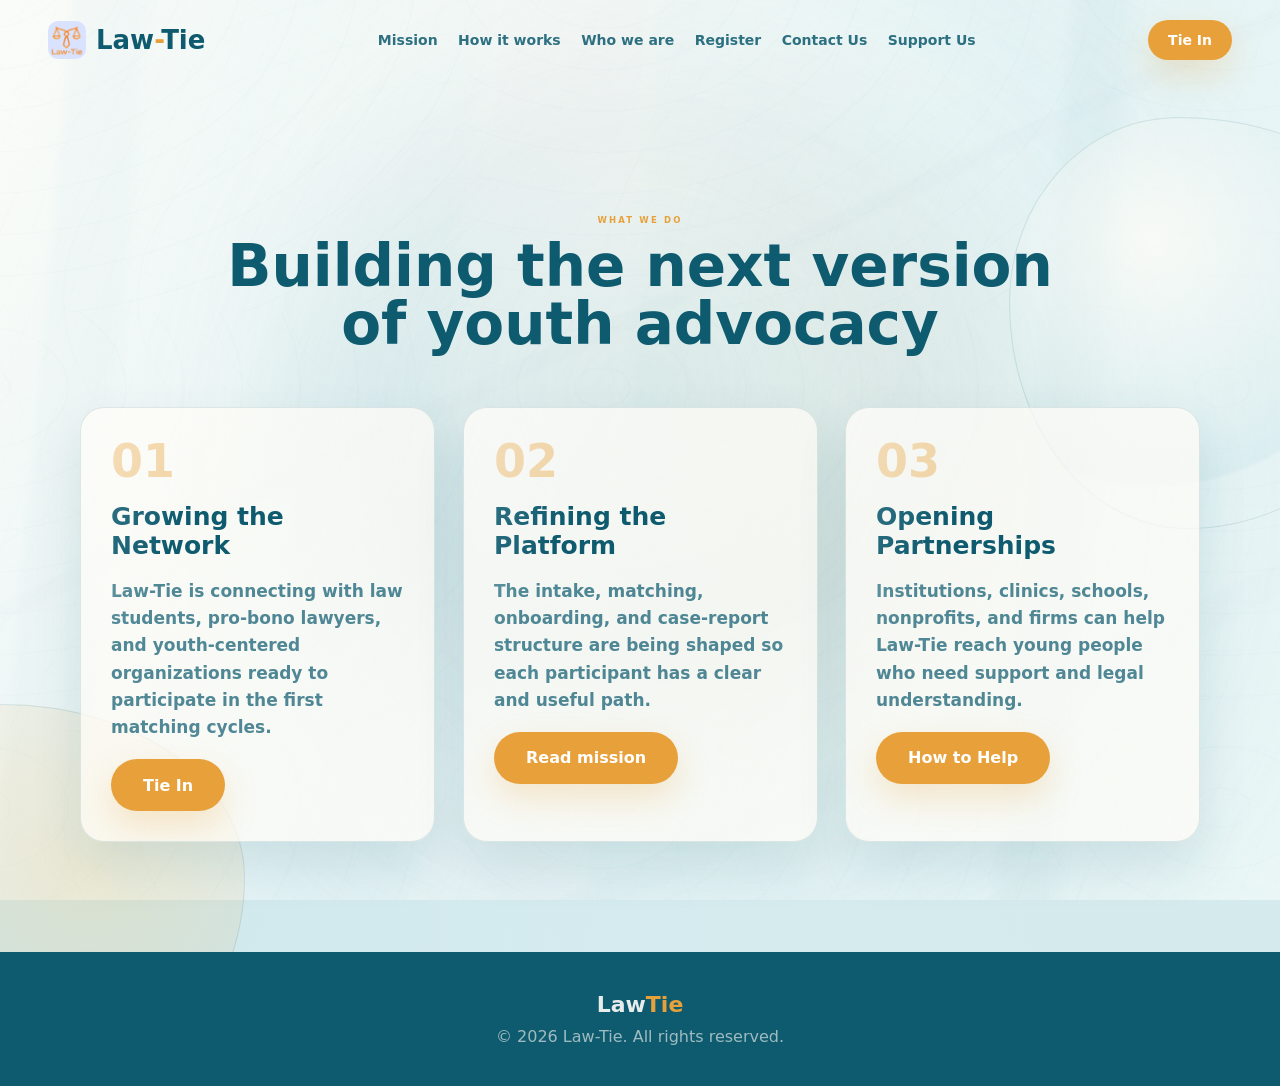
<file: whats-now.html>
<!doctype html>
<html lang="en">
  <head>
    <meta charset="utf-8" />
    <meta name="viewport" content="width=device-width, initial-scale=1" />
    <title>What we do | Law-Tie</title>
    <link rel="stylesheet" href="styles.css" />
  </head>
  <body>
    <div class="cursor-bg" aria-hidden="true">
      <div class="cursor-bg__glow"></div>
      <div class="cursor-bg__focus"></div>
      <div class="cursor-bg__sheet"></div>
      <div class="cursor-bg__ribbons"></div>
      <div class="cursor-bg__engraving"></div>
      <div class="cursor-bg__threads"></div>
    </div>

    <nav class="nav" id="nav">
      <a class="brand" href="index.html#hero">
        <img src="media/law-tie-logo-with-bg.png" alt="Law-Tie logo" />
        <span>Law<span>-</span>Tie</span>
      </a>
      <div class="nav-links">
        <a href="index.html#mission">Mission</a>
        <a href="index.html#how-it-works">How it works</a>
        <a href="team.html">Who we are</a>
        <a href="be-part.html" target="_blank" rel="noopener">Register</a>
        <a href="contact.html">Contact Us</a>
        <a href="how-to-help.html">Support Us</a>
      </div>
      <a class="button button-small" href="sign-up.html">Tie In</a>
    </nav>

    <main class="page-main">
      <section class="signup page-section">
        <div class="section-title reveal">
          <span class="eyebrow">What we do</span>
          <h2>Building the next version of youth advocacy</h2>
        </div>
        <div class="signup-options">
          <article class="signup-card reveal">
            <span>01</span>
            <h3>Growing the Network</h3>
            <p>Law-Tie is connecting with law students, pro-bono lawyers, and youth-centered organizations ready to participate in the first matching cycles.</p>
            <a class="button" href="sign-up.html">Tie In</a>
          </article>
          <article class="signup-card reveal">
            <span>02</span>
            <h3>Refining the Platform</h3>
            <p>The intake, matching, onboarding, and case-report structure are being shaped so each participant has a clear and useful path.</p>
            <a class="button" href="index.html#mission">Read mission</a>
          </article>
          <article class="signup-card reveal">
            <span>03</span>
            <h3>Opening Partnerships</h3>
            <p>Institutions, clinics, schools, nonprofits, and firms can help Law-Tie reach young people who need support and legal understanding.</p>
            <a class="button" href="how-to-help.html">How to Help</a>
          </article>
        </div>
      </section>
    </main>

    <footer>
      <strong>Law<span>Tie</span></strong>
      <p>© 2026 Law-Tie. All rights reserved.</p>
    </footer>

    <script src="script.js"></script>
  </body>
</html>
</file>
<file: styles.css>
:root {
  --background: #f4fbfb;
  --parchment: #d9eeee;
  --ink: #0e5a6f;
  --orange: #e8a13a;
  --gold: #f4c66c;
  --cream: #fffdf7;
  --sky: #b9dde5;
  --background-rgb: 244, 251, 251;
  --parchment-rgb: 217, 238, 238;
  --ink-rgb: 14, 90, 111;
  --orange-rgb: 232, 161, 58;
  --gold-rgb: 244, 198, 108;
  --cream-rgb: 255, 253, 247;
  --sky-rgb: 185, 221, 229;
}

* {
  box-sizing: border-box;
}

html {
  scroll-behavior: smooth;
  overflow-x: hidden;
}

body {
  margin: 0;
  font-family: "Glacial Indifference", "Avenir Next", Avenir, Montserrat, ui-sans-serif, system-ui, -apple-system, BlinkMacSystemFont, "Segoe UI", sans-serif;
  color: var(--ink);
  background-color: var(--background);
  background-image:
    radial-gradient(circle at 50% 25%, rgba(var(--cream-rgb), 0.88) 0%, rgba(var(--sky-rgb), 0.52) 60%),
    radial-gradient(circle at 10% 80%, rgba(var(--ink-rgb), 0.045) 0%, transparent 42%),
    radial-gradient(circle at 90% 75%, rgba(var(--gold-rgb), 0.055) 0%, transparent 45%);
  overflow-x: hidden;
  user-select: text;
}

a {
  color: inherit;
  text-decoration: none;
}

img {
  display: block;
  max-width: 100%;
  user-select: none;
}

h1,
h2,
h3,
p,
small,
strong,
.eyebrow,
.hero-logo span,
.brand span,
.nav-links a,
footer {
  user-select: text;
}

h1,
h2,
h3,
p,
small,
strong,
.eyebrow,
.hero-logo span {
  cursor: text;
}

.cursor-bg {
  position: fixed;
  inset: 0;
  z-index: 0;
  overflow: hidden;
  pointer-events: none;
  background:
    radial-gradient(circle at 50% 20%, rgba(var(--cream-rgb), 0.94), transparent 42%),
    linear-gradient(115deg, rgba(var(--cream-rgb), 0.62), rgba(var(--sky-rgb), 0.3) 42%, rgba(var(--parchment-rgb), 0.34)),
    var(--background);
}

.cursor-bg > div {
  position: absolute;
  inset: -12%;
  will-change: transform, background-position;
}

.cursor-bg__glow {
  inset: -20%;
  opacity: 0.7;
  background:
    radial-gradient(circle at 50% 45%, rgba(var(--sky-rgb), 0.48) 0, rgba(var(--sky-rgb), 0.32) 13%, rgba(var(--ink-rgb), 0.055) 26%, rgba(var(--cream-rgb), 0.1) 42%, transparent 64%),
    radial-gradient(circle at 58% 55%, rgba(var(--orange-rgb), 0.11) 0, rgba(var(--sky-rgb), 0.18) 34%, transparent 58%),
    radial-gradient(circle at 50% 55%, rgba(var(--ink-rgb), 0.055) 0, transparent 46%);
}

.cursor-bg__focus {
  display: none;
}

.cursor-bg__sheet {
  opacity: 0.32;
  background-image:
    repeating-linear-gradient(112deg, rgba(var(--ink-rgb), 0.035) 0 1px, transparent 1px 30px),
    repeating-linear-gradient(22deg, rgba(var(--sky-rgb), 0.12) 0 1px, transparent 1px 42px);
  background-size: 160px 160px, 220px 220px;
  animation: parchment-drift 22s linear infinite;
}

.cursor-bg__ribbons {
  opacity: 0.46;
  transform: rotate(-5deg);
  background: linear-gradient(100deg, transparent 0 13%, rgba(var(--sky-rgb), 0.16) 13.5% 16.5%, transparent 17.5% 32%, rgba(var(--cream-rgb), 0.26) 34% 41%, transparent 42.5% 61%, rgba(var(--ink-rgb), 0.055) 62% 63.5%, transparent 65%);
  background-size: 120% 100%;
  filter: blur(1.2px);
  animation: ribbon-drift 18s ease-in-out infinite alternate;
}

.cursor-bg__engraving {
  opacity: 0.2;
  background-image:
    repeating-radial-gradient(ellipse at 22% 18%, transparent 0 26px, rgba(var(--ink-rgb), 0.065) 27px 28px, transparent 29px 58px),
    repeating-radial-gradient(ellipse at 82% 78%, transparent 0 34px, rgba(var(--sky-rgb), 0.16) 35px 36px, transparent 37px 74px);
  background-size: 620px 420px, 760px 520px;
}

.cursor-bg__threads {
  opacity: 0.28;
  background: linear-gradient(155deg, transparent 0 28%, rgba(var(--ink-rgb), 0.035) 28.2% 28.7%, transparent 29% 48%, rgba(var(--sky-rgb), 0.16) 48.2% 49.1%, transparent 49.5% 72%, rgba(var(--cream-rgb), 0.22) 72.2% 73.5%, transparent 74%);
  background-size: 150% 150%;
  animation: thread-drift 26s linear infinite;
}

.nav {
  position: fixed;
  inset: 0 0 auto;
  z-index: 50;
  display: flex;
  align-items: center;
  justify-content: space-between;
  gap: 24px;
  padding: 20px clamp(16px, 4vw, 48px);
  color: var(--ink);
  transition: padding 0.25s ease, background 0.25s ease, color 0.25s ease, box-shadow 0.25s ease;
}

.nav.scrolled {
  padding-block: 12px;
  color: var(--cream);
  background: rgba(var(--ink-rgb), 0.94);
  border-bottom: 1px solid rgba(var(--gold-rgb), 0.2);
  box-shadow: 0 14px 36px rgba(var(--ink-rgb), 0.18);
}

.brand,
.nav-links {
  display: flex;
  align-items: center;
}

.brand {
  gap: 10px;
  font-size: clamp(20px, 3vw, 26px);
  font-weight: 800;
}

.brand img {
  width: 38px;
  height: 38px;
  border-radius: 10px;
}

.brand span span,
footer span {
  color: var(--orange);
}

.nav-links {
  gap: clamp(12px, 1.6vw, 22px);
  font-size: 14px;
  font-weight: 700;
  opacity: 0.86;
}

.nav-links a:hover {
  color: var(--orange);
}

.button {
  display: inline-flex;
  align-items: center;
  justify-content: center;
  min-height: 52px;
  padding: 0 32px;
  border-radius: 999px;
  color: #fff;
  background: var(--orange);
  font-weight: 800;
  box-shadow: 0 14px 34px rgba(var(--orange-rgb), 0.24);
  transition: transform 0.2s ease, background 0.2s ease;
}

.page-main {
  position: relative;
  isolation: isolate;
  min-height: calc(100vh - 140px);
  padding-top: 96px;
  overflow: hidden;
}

.page-main::before,
.page-main::after {
  content: "";
  position: fixed;
  z-index: -1;
  width: clamp(230px, 32vw, 520px);
  aspect-ratio: 1;
  border: 1px solid rgba(var(--ink-rgb), 0.12);
  border-radius: 41% 59% 57% 43% / 45% 42% 58% 55%;
  pointer-events: none;
}

.page-main::before {
  top: 13%;
  right: -11%;
  background: radial-gradient(circle at 35% 30%, rgba(var(--cream-rgb), 0.72), rgba(var(--sky-rgb), 0.22) 62%, transparent 63%);
  animation: subpage-orbit 18s ease-in-out infinite alternate;
}

.page-main::after {
  bottom: -24%;
  left: -13%;
  background: radial-gradient(circle at 62% 40%, rgba(var(--gold-rgb), 0.24), rgba(var(--orange-rgb), 0.06) 62%, transparent 63%);
  animation: subpage-orbit 23s ease-in-out infinite alternate-reverse;
}

.page-section {
  position: relative;
  min-height: calc(100vh - 96px);
}

.button:hover {
  transform: translateY(-2px);
  background: #f09000;
}

.button-light {
  color: var(--ink);
  background: rgba(var(--cream-rgb), 0.7);
  border: 1px solid rgba(var(--orange-rgb), 0.2);
  box-shadow: none;
}

.button-small {
  min-height: 40px;
  padding-inline: 20px;
  font-size: 14px;
}

main,
footer {
  position: relative;
  z-index: 10;
}

.hero {
  position: relative;
  min-height: 100vh;
  display: grid;
  place-items: center;
  padding: 120px 20px 88px;
  overflow: hidden;
  text-align: center;
}

.hero-ribbon {
  position: absolute;
  width: 130%;
  height: 130%;
  display: none;
  opacity: 0;
  pointer-events: none;
}

.spark {
  position: absolute;
  border-radius: 999px;
  background: rgba(var(--orange-rgb), 0.4);
  filter: blur(1.5px);
  box-shadow: 0 0 12px var(--orange);
  animation: sparkle 4s ease-in-out infinite;
}

.spark-1 { top: 22%; left: 12%; width: 8px; height: 8px; animation-delay: 0.1s; }
.spark-2 { top: 15%; left: 82%; width: 12px; height: 12px; animation-delay: 0.7s; }
.spark-3 { top: 68%; left: 87%; width: 10px; height: 10px; animation-delay: 0.4s; }
.spark-4 { top: 78%; left: 18%; width: 6px; height: 6px; animation-delay: 1s; }
.spark-5 { top: 48%; left: 72%; width: 8px; height: 8px; animation-delay: 1.3s; }

.hero-stage {
  position: relative;
  z-index: 2;
  width: min(900px, 100%);
  display: grid;
  place-items: center;
}

.hero-statue {
  position: absolute;
  left: -3.6vw;
  bottom: -2vh;
  z-index: 4;
  width: auto;
  height: 47.222vw;
  object-fit: contain;
  pointer-events: none;
  filter: drop-shadow(0 24px 36px rgba(var(--ink-rgb), 0.18));
  animation: statue-slide-in 1.05s cubic-bezier(0.18, 0.86, 0.28, 1) both;
}

.hero-side-items {
  position: absolute;
  inset: 0;
  z-index: 5;
  pointer-events: none;
}

.hero-side-item {
  position: absolute;
  right: -3.222vw;
  width: 12.778vw;
  height: auto;
  filter: drop-shadow(0 20px 28px rgba(var(--ink-rgb), 0.16));
  opacity: 0;
  animation: side-item-pop 0.95s cubic-bezier(0.18, 0.86, 0.28, 1) both;
}

.hero-side-item--handshake {
  top: 12%;
  right: 1vw;
  width: 17.778vw;
  --item-rotate: -9deg;
  animation-delay: 0.18s;
}

.hero-side-item--globe {
  bottom: -7%;
  right: -1.111vw;
  width: 23.889vw;
  --item-rotate: 10deg;
  animation-delay: 0.3s;
}

.hero-side-item--megaphone {
  top: 37%;
  right: 14vw;
  width: 14vw;
  --item-rotate: -13deg;
  animation-delay: 0.42s;
}

.hero-side-item--books {
  bottom: -1%;
  left: 8.333vw;
  width: 23.889vw;
  --item-rotate: 6deg;
  animation-name: side-item-pop-left;
  animation-delay: 0.54s;
}

.hero-content {
  position: relative;
  width: 42.222vw;
  max-width: none;
  display: grid;
  justify-items: center;
  gap: 1.444vw;
  text-align: center;
}

.hero-logo {
  display: grid;
  justify-items: center;
  gap: 0.667vw;
  animation: float 4.5s ease-in-out infinite;
}

.hero-logo img {
  width: 5.778vw;
  height: 5.778vw;
  object-fit: contain;
  border-radius: 999px;
  border: 1px solid rgba(var(--orange-rgb), 0.2);
  background: rgba(var(--cream-rgb), 0.7);
  box-shadow: 0 14px 34px rgba(var(--orange-rgb), 0.18);
}

.hero-logo span,
.eyebrow {
  color: var(--orange);
  font-size: 0.667vw;
  text-transform: uppercase;
  letter-spacing: 0.25em;
  font-weight: 900;
}

.hero h1 {
  max-width: none;
  margin: 0;
  font-size: 3.889vw;
  line-height: 1.12;
  letter-spacing: 0;
}

.hero h1 .hero-first-line {
  color: inherit;
  white-space: nowrap;
  text-decoration: none;
}

.hero h1 .hero-first-line strong {
  color: var(--orange);
  text-decoration: underline wavy rgba(var(--orange-rgb), 0.32);
  text-underline-offset: 12px;
}

.hero p {
  max-width: 36.667vw;
  margin: 0;
  color: rgba(var(--ink-rgb), 0.75);
  font-size: 1.222vw;
  font-weight: 700;
  line-height: 1.55;
}

.hero-actions {
  display: flex;
  flex-wrap: wrap;
  justify-content: center;
  gap: 16px;
}

.scroll-cue {
  position: absolute;
  left: 50%;
  bottom: 32px;
  display: grid;
  justify-items: center;
  gap: 7px;
  transform: translateX(-50%);
  color: var(--ink);
  font-size: 10px;
  font-weight: 900;
  letter-spacing: 0.12em;
  text-transform: uppercase;
}

.scroll-cue i {
  width: 6px;
  height: 6px;
  border-radius: 999px;
  background: var(--orange);
  animation: dot-bounce 1.6s ease-in-out infinite;
}

.scroll-cue b {
  width: 20px;
  height: 32px;
  border: 1px solid rgba(var(--ink-rgb), 0.25);
  border-radius: 999px;
}

.hero-mission-divider {
  position: relative;
  z-index: 6;
  overflow: hidden;
  width: 100%;
  height: 82px;
  margin-top: -24px;
  background: linear-gradient(
    180deg,
    transparent,
    rgba(223, 246, 246, 0.34) 58%,
    #e4f6f5 100%
  );
  pointer-events: none;
}

.hero-mission-divider::before {
  content: "";
  position: absolute;
  right: 7%;
  bottom: 4px;
  left: 7%;
  height: 48px;
  border-radius: 50%;
  background:
    radial-gradient(ellipse at 22% 55%, rgba(255, 184, 55, 0.3), transparent 24%),
    radial-gradient(ellipse at 50% 50%, rgba(94, 211, 225, 0.34), transparent 30%),
    radial-gradient(ellipse at 78% 48%, rgba(238, 112, 166, 0.24), transparent 25%);
  filter: blur(15px);
  animation: divider-magic-drift 6s ease-in-out infinite alternate;
}

.hero-mission-divider i {
  position: absolute;
  bottom: 20px;
  width: 7px;
  height: 7px;
  border-radius: 50%;
  background: var(--gold);
  box-shadow:
    0 0 10px rgba(255, 180, 47, 0.9),
    0 0 22px rgba(89, 211, 225, 0.62);
  animation: divider-magic-spark 3.8s ease-in-out infinite;
}

.hero-mission-divider i:nth-child(1) { left: 9%; animation-delay: 0.1s; }
.hero-mission-divider i:nth-child(2) { left: 21%; bottom: 35px; animation-delay: 1.1s; background: #66d5df; }
.hero-mission-divider i:nth-child(3) { left: 34%; animation-delay: 2.2s; background: #ef7fac; }
.hero-mission-divider i:nth-child(4) { left: 46%; bottom: 42px; animation-delay: 0.7s; }
.hero-mission-divider i:nth-child(5) { left: 58%; animation-delay: 1.8s; background: #70d4df; }
.hero-mission-divider i:nth-child(6) { left: 70%; bottom: 37px; animation-delay: 2.7s; background: #f18aac; }
.hero-mission-divider i:nth-child(7) { left: 82%; animation-delay: 1.4s; }
.hero-mission-divider i:nth-child(8) { left: 92%; bottom: 31px; animation-delay: 3.1s; background: #65cfda; }

.mission {
  position: relative;
  z-index: 1;
  display: grid;
  grid-template-columns: minmax(260px, 0.55fr) minmax(620px, 1.45fr);
  align-items: start;
  gap: 64px;
  max-width: 1280px;
  margin: -2px auto 0;
  padding: 112px 32px 8px;
}

.mission::before {
  content: "";
  position: absolute;
  inset: 0 auto -2px 50%;
  z-index: -1;
  width: 100vw;
  background:
    linear-gradient(180deg, #e4f6f5 0, transparent 130px),
    linear-gradient(180deg, transparent calc(100% - 150px), #e7f6f4 100%),
    radial-gradient(circle at 18% 82%, rgba(var(--gold-rgb), 0.22), transparent 20%),
    radial-gradient(circle at 78% 92%, rgba(137, 220, 226, 0.38), transparent 23%),
    radial-gradient(circle at 50% 88%, rgba(var(--cream-rgb), 0.92), transparent 36%),
    linear-gradient(160deg, rgba(223, 246, 246, 0.96), rgba(255, 247, 220, 0.78) 50%, rgba(var(--background-rgb), 0.98));
  transform: translateX(-50%);
}

.mission-copy {
  position: relative;
  padding-top: 44px;
}

.mission h2,
.section-title h2,
.join h2,
.team h2 {
  margin: 10px 0 0;
  font-size: clamp(44px, 7vw, 86px);
  line-height: 1;
  letter-spacing: 0;
}

.mission h2 {
  font-size: clamp(44px, 7vw, 86px);
}

.mission h3 {
  margin: 20px 0 0;
  font-size: clamp(24px, 3vw, 34px);
  line-height: 1.2;
}

.mission-todo-note {
  position: relative;
  right: 42px;
  width: min(180%, 1080px);
  max-width: none;
  margin-top: 34px;
  filter: drop-shadow(0 18px 28px rgba(var(--ink-rgb), 0.14));
}

.mission-notes {
  position: relative;
  min-height: min(66vw, 820px);
}

.mission-notes img:first-child {
  position: absolute;
  left: 0;
  top: 6%;
  width: min(52%, 465px);
  filter: drop-shadow(0 18px 28px rgba(var(--ink-rgb), 0.16));
}

.mission-note--notebook {
  position: absolute;
  right: -78%;
  top: 20%;
  width: min(160%, 1050px);
  margin-top: 0;
  transform: rotate(7deg);
  transform-origin: center;
}

.mission-note--notebook img {
  width: 100%;
  max-width: none;
  filter: drop-shadow(0 18px 28px rgba(var(--ink-rgb), 0.12));
}

.notebook-selectable-text {
  position: absolute;
  left: 12%;
  width: 76%;
  top: 25%;
  z-index: 2;
  margin: 0;
  color: transparent;
  cursor: text;
  font-size: clamp(10px, 1.32vw, 17px);
  font-weight: 800;
  line-height: 1.62;
  user-select: text;
  white-space: pre-line;
}

.animation-showcase {
  position: relative;
  margin-top: -2px;
  min-height: 280vh;
  padding: calc(50vh - 340px) clamp(32px, 5vw, 72px) 96px;
  background:
    radial-gradient(circle at 60% 35%, rgba(var(--cream-rgb), 0.84), transparent 38%),
    linear-gradient(115deg, rgba(var(--sky-rgb), 0.22), rgba(var(--background-rgb), 0.98));
}

.animation-showcase::before,
.animation-showcase::after {
  content: "";
  position: absolute;
  right: 0;
  left: 0;
  z-index: 0;
  height: 220px;
  pointer-events: none;
}

.animation-showcase::before {
  top: 0;
  background: linear-gradient(
    180deg,
    #e5f6f5 0,
    rgba(229, 246, 245, 0.82) 42%,
    transparent 100%
  );
}

.animation-showcase::after {
  bottom: 0;
  background: linear-gradient(
    0deg,
    #f7f4e8 0,
    rgba(var(--sky-rgb), 0.16) 48%,
    transparent 100%
  );
}

.animation-showcase > * {
  position: relative;
  z-index: 1;
}

.work-copy {
  position: relative;
  overflow: hidden;
  margin-top: -2px;
  padding: 0 clamp(24px, 5vw, 72px) 36px;
  background:
    linear-gradient(180deg, #e7f6f4 0, transparent 150px),
    linear-gradient(180deg, transparent calc(100% - 170px), #f4fbfb 100%),
    radial-gradient(circle at 18% 14%, rgba(var(--gold-rgb), 0.22), transparent 20%),
    radial-gradient(circle at 78% 28%, rgba(137, 220, 226, 0.38), transparent 23%),
    radial-gradient(circle at 50% 18%, rgba(var(--cream-rgb), 0.92), transparent 36%),
    linear-gradient(160deg, rgba(223, 246, 246, 0.96), rgba(255, 247, 220, 0.78) 50%, rgba(var(--background-rgb), 0.98));
}

.work-copy::before,
.work-copy::after {
  content: none;
}

.work-copy::before {
  top: 8%;
  left: -10%;
  width: 42vw;
  height: 42vw;
  border: 2px solid rgba(var(--orange-rgb), 0.17);
  box-shadow: 0 0 80px rgba(var(--gold-rgb), 0.2), inset 0 0 80px rgba(var(--cream-rgb), 0.72);
  animation: magic-orbit 16s ease-in-out infinite alternate;
}

.work-copy::after {
  top: 34%;
  right: -12%;
  width: 48vw;
  height: 48vw;
  border: 1px solid rgba(var(--ink-rgb), 0.12);
  box-shadow: 0 0 110px rgba(112, 214, 222, 0.25);
  animation: magic-orbit 21s ease-in-out infinite alternate-reverse;
}

.work-magic {
  display: none;
}

.work-magic i {
  position: absolute;
  width: 10px;
  height: 10px;
  border-radius: 50%;
  background: var(--gold);
  box-shadow: 0 0 10px var(--gold), 0 0 28px rgba(var(--orange-rgb), 0.55);
  animation: magic-spark 4.6s ease-in-out infinite;
}

.work-magic i:nth-child(1) { top: 8%; left: 12%; }
.work-magic i:nth-child(2) { top: 19%; right: 15%; animation-delay: 0.8s; transform: scale(0.7); }
.work-magic i:nth-child(3) { top: 43%; left: 7%; animation-delay: 1.6s; }
.work-magic i:nth-child(4) { top: 61%; right: 8%; animation-delay: 2.4s; transform: scale(0.55); }
.work-magic i:nth-child(5) { top: 79%; left: 22%; animation-delay: 3.2s; transform: scale(0.75); }

.mission-robot-callout {
  position: absolute;
  top: calc(clamp(170px, 20vw, 265px) + 320px);
  right: clamp(210px, 20vw, 360px);
  left: auto;
  z-index: 8;
  width: min(27vw, 340px);
  pointer-events: none;
}

#how-it-works {
  scroll-margin-top: 110px;
}

.mission-robot-callout img {
  width: 100%;
  max-width: none;
  filter: drop-shadow(0 24px 30px rgba(var(--ink-rgb), 0.2));
  animation: mission-robot-float 4.8s ease-in-out infinite;
}

.mission-robot-speech {
  position: absolute;
  top: 31%;
  left: 72%;
  z-index: 3;
  width: min(32vw, 420px);
  animation: speech-bubble-float 4.2s ease-in-out infinite;
}

.mission-robot-speech img {
  width: 100%;
  max-width: none;
  filter: drop-shadow(0 16px 18px rgba(var(--ink-rgb), 0.16));
  animation: none;
}

.mission-robot-speech p {
  position: absolute;
  top: 15%;
  left: 10%;
  display: grid;
  place-items: center;
  width: 80%;
  height: 48%;
  margin: 0;
  color: var(--ink);
  font-family: "Noteworthy", "Chalkboard SE", "Segoe Print", cursive;
  font-size: clamp(15px, 1.35vw, 21px);
  font-weight: 800;
  line-height: 1.16;
  text-align: center;
}

/* Stacking Cards Section */
.stack-cards-container {
  position: relative;
  width: 100vw;
  max-width: none;
  margin-left: calc(50% - 50vw);
  min-height: 360vh;
  padding-block: calc(50vh - 210px) 80px;
  --stack-left: calc(62vw + 150px);
  --visual-left: calc(100vw - var(--stack-left));
}

.stack-visuals {
  position: absolute;
  top: calc(50vh - 260px);
  left: var(--visual-left);
  width: min(42vw, 560px);
  height: 520px;
  transform: translateX(-50%);
  z-index: 4;
  pointer-events: none;
}

.stack-visuals::before,
.stack-visuals::after {
  content: "";
  position: absolute;
  pointer-events: none;
}

.stack-visuals::before {
  inset: 4% -8%;
  border-radius: 50%;
  background:
    radial-gradient(circle at 50% 54%, rgba(95, 214, 225, 0.34), transparent 43%),
    radial-gradient(circle at 34% 42%, rgba(255, 187, 58, 0.32), transparent 30%),
    radial-gradient(circle at 68% 64%, rgba(238, 112, 166, 0.26), transparent 29%);
  filter: blur(14px);
  animation: stack-visual-aura 4.8s ease-in-out infinite alternate;
}

.stack-visuals::after {
  inset: -2% -5%;
  z-index: 3;
  background:
    radial-gradient(circle at 8% 34%, #f4c66c 0 3px, transparent 4px),
    radial-gradient(circle at 18% 74%, #54c9d8 0 4px, transparent 5px),
    radial-gradient(circle at 30% 13%, #ef7fac 0 3px, transparent 4px),
    radial-gradient(circle at 50% 6%, #f4c66c 0 4px, transparent 5px),
    radial-gradient(circle at 72% 18%, #62d1de 0 3px, transparent 4px),
    radial-gradient(circle at 88% 38%, #ef8bac 0 4px, transparent 5px),
    radial-gradient(circle at 92% 72%, #f4c66c 0 3px, transparent 4px),
    radial-gradient(circle at 66% 92%, #54c9d8 0 4px, transparent 5px),
    radial-gradient(circle at 35% 94%, #ef7fac 0 3px, transparent 4px);
  filter: drop-shadow(0 0 7px rgba(255, 190, 70, 0.72));
  animation: stack-visual-sparkles 5.2s ease-in-out infinite;
}

.stack-visuals.is-pinned {
  position: fixed;
  top: calc(50vh - 260px);
  left: var(--visual-left);
  transform: translateX(-50%);
  z-index: 19;
}

.stack-visuals.is-after {
  position: absolute;
  top: auto;
  bottom: 80px;
  left: var(--visual-left);
  transform: translateX(-50%);
}

.stack-visual {
  position: absolute;
  inset: 50% auto auto 50%;
  width: 100%;
  max-height: 100%;
  object-fit: contain;
  opacity: 0;
  transform: translate(-50%, -50%) scale(0.92);
  filter:
    drop-shadow(0 24px 34px rgba(var(--ink-rgb), 0.18))
    drop-shadow(0 0 18px rgba(82, 207, 220, 0.22));
  transition: opacity 0.55s ease, transform 0.7s cubic-bezier(0.25, 1, 0.5, 1);
}

.stack-visual.is-current {
  opacity: 1;
  transform: translate(-50%, -50%) scale(1.08);
}

.stack-visual.is-past {
  opacity: 0;
  transform: translate(-50%, -56%) scale(0.9);
}

.stack-visual.is-waiting {
  opacity: 0;
  transform: translate(-50%, -44%) scale(0.94);
}

.stack-cards {
  position: absolute;
  top: calc(50vh - 210px);
  left: var(--stack-left);
  transform: translateX(-50%);
  width: 100%;
  max-width: 640px;
  height: 420px;
  z-index: 3;
}

.stack-cards.is-pinned {
  position: fixed;
  top: calc(50vh - 210px);
  left: var(--stack-left);
  transform: translateX(-50%);
  z-index: 20;
}

.stack-cards.is-after {
  position: absolute;
  top: auto;
  bottom: 80px;
  left: var(--stack-left);
  transform: translateX(-50%);
}

.stack-cards__item {
  position: absolute;
  top: 0;
  left: 0;
  width: 100%;
  height: 100%;
  border-radius: 18px;
  background: transparent;
}

.stack-cards__item {
  transition: transform 0.7s cubic-bezier(0.25, 1, 0.5, 1), opacity 0.45s ease;
}

.stack-cards__item.is-current {
  z-index: 30;
  opacity: 1;
  transform: translateY(0) scale(1) rotate(0deg);
  pointer-events: auto;
}

.stack-cards__item.is-waiting {
  z-index: 20;
  opacity: 0.94;
  transform: translateY(24px) scale(0.94) rotate(1.2deg);
  pointer-events: none;
}

.stack-cards__item.is-waiting ~ .stack-cards__item.is-waiting,
.stack-cards__item.is-waiting:nth-child(1) {
  z-index: 10;
  opacity: 0.72;
  transform: translateY(48px) scale(0.88) rotate(-1.5deg);
}

.stack-cards__item.is-past {
  z-index: 1;
  opacity: 0;
  transform: translateY(-115%) scale(0.92) rotate(-5deg);
  pointer-events: none;
}

.stack-cards__item .inner {
  position: relative;
  height: 100%;
  border-radius: 18px;
  cursor: pointer;
  outline: none;
  transform-style: preserve-3d;
  transition: transform 0.72s cubic-bezier(0.22, 1, 0.36, 1);
}

.stack-cards__item.is-flipped .inner {
  transform: rotateY(180deg);
}

.stack-cards__item .inner:focus-visible {
  outline: 4px solid rgba(var(--orange-rgb), 0.75);
  outline-offset: 6px;
}

.flashcard-face {
  position: absolute;
  inset: 0;
  display: flex;
  flex-direction: column;
  justify-content: center;
  padding: 48px clamp(24px, 6vw, 56px);
  overflow: hidden;
  border: 1px solid rgba(var(--ink-rgb), 0.1);
  border-radius: 18px;
  background:
    repeating-linear-gradient(0deg, transparent 0 33px, rgba(var(--ink-rgb), 0.055) 33px 34px),
    linear-gradient(145deg, #fffefa, #f6f0df);
  box-shadow:
    0 3px 0 #e2d9c5,
    0 7px 0 #f8f3e8,
    0 11px 0 rgba(var(--ink-rgb), 0.14),
    0 22px 45px rgba(var(--ink-rgb), 0.12);
  backface-visibility: hidden;
  -webkit-backface-visibility: hidden;
}

.flashcard-front {
  align-items: center;
  text-align: center;
}

.flashcard-front::before,
.flashcard-back::before {
  content: "";
  position: absolute;
  inset: 14px;
  border: 1px solid rgba(var(--ink-rgb), 0.08);
  border-radius: 12px;
  pointer-events: none;
}

.flashcard-front span {
  color: var(--orange);
  font-size: 13px;
  font-weight: 900;
  letter-spacing: 0.2em;
  text-transform: uppercase;
}

.flashcard-front h3 {
  margin: 16px 0 12px;
  font-size: clamp(54px, 7vw, 86px);
  line-height: 0.95;
}

.flashcard-front small {
  position: relative;
  display: inline-block;
  padding: 2px 3px 10px;
  color: var(--ink);
  font-family: "Noteworthy", "Chalkboard SE", "Segoe Print", cursive;
  font-size: clamp(16px, 1.7vw, 21px);
  font-weight: 700;
  line-height: 1.15;
  transform: rotate(-1deg);
}

.flashcard-front small::before {
  content: "✎";
  position: absolute;
  bottom: -12px;
  left: -3px;
  z-index: 2;
  color: #247f99;
  font-family: Georgia, serif;
  font-size: 20px;
  line-height: 1;
  transform: rotate(-12deg);
  animation: flashcard-pencil-trace 2.6s ease-in-out infinite;
}

.flashcard-front small::after {
  content: "";
  position: absolute;
  right: 0;
  bottom: 1px;
  left: 0;
  height: 4px;
  border-radius: 60% 45% 55% 40%;
  background: linear-gradient(90deg, #1d6f87, #35bdd2 48%, #17677f);
  clip-path: polygon(0 25%, 14% 4%, 30% 30%, 48% 8%, 66% 34%, 82% 10%, 100% 28%, 100% 80%, 84% 64%, 67% 90%, 48% 66%, 30% 92%, 14% 67%, 0 86%);
  transform: scaleX(0);
  transform-origin: left center;
  animation: flashcard-underline-draw 2.6s ease-in-out infinite;
}

.flashcard-back {
  transform: rotateY(180deg);
}

.flashcard-click-note {
  position: absolute;
  top: -74px;
  right: 8px;
  z-index: 90;
  max-width: 360px;
  color: var(--ink);
  font-family: "Noteworthy", "Chalkboard SE", "Segoe Print", cursive;
  font-size: clamp(19px, 2vw, 27px);
  font-weight: 800;
  line-height: 1.05;
  transform: rotate(-3deg);
  animation: note-float 3.4s ease-in-out infinite;
  pointer-events: none;
}

.flashcard-click-note::after {
  content: "";
  position: absolute;
  right: -8px;
  bottom: -15px;
  width: 42px;
  height: 24px;
  border-right: 3px solid currentColor;
  border-bottom: 3px solid currentColor;
  border-radius: 0 0 22px;
  transform: rotate(20deg);
}

.stack-cards__item:nth-child(3) .flashcard-face {
  background:
    repeating-linear-gradient(0deg, transparent 0 33px, rgba(var(--orange-rgb), 0.07) 33px 34px),
    linear-gradient(145deg, #fffef8, #fbf2dc);
}

.stack-cards__item:nth-child(2) .flashcard-face {
  background:
    repeating-linear-gradient(0deg, transparent 0 33px, rgba(var(--ink-rgb), 0.055) 33px 34px),
    linear-gradient(145deg, #fffefa, #edf7f5);
}

.stack-cards__item:nth-child(1) .flashcard-face {
  background:
    repeating-linear-gradient(0deg, transparent 0 33px, rgba(218, 91, 118, 0.06) 33px 34px),
    linear-gradient(145deg, #fffefa, #fbebef);
}

.stack-cards__item h3 {
  margin: 0 0 16px;
  color: var(--ink);
  font-size: clamp(21px, 2.6vw, 25px);
  font-weight: 800;
}

.stack-cards__item .flashcard-front h3 {
  margin: 16px 0 12px;
  font-size: clamp(54px, 7vw, 86px);
  line-height: 0.95;
}

.stack-cards__item p {
  margin: 0;
  color: rgba(var(--ink-rgb), 0.82);
  font-size: clamp(16px, 1.8vw, 18.5px);
  line-height: 1.72;
}

.stack-cards__item .counter {
  position: absolute;
  top: 24px;
  right: 28px;
  font-size: 13px;
  font-weight: 900;
  color: rgba(var(--ink-rgb), 0.35);
  letter-spacing: 0.08em;
}

.stack-cards__item .shadow {
  position: absolute;
  inset: 0;
  border-radius: 18px;
  background: rgba(var(--ink-rgb), 0.08);
  filter: blur(9px);
  transform: translateY(10px) scale(0.96);
  z-index: -1;
  pointer-events: none;
}

/* Interactive Card Transitions */

/* Scroll Down Animations (Front Card goes to Back) */
.scroll-down .pos-back {
  animation: card-to-back 0.6s cubic-bezier(0.25, 1, 0.5, 1) forwards;
}
.scroll-down .pos-front {
  animation: card-to-front-smooth 0.6s cubic-bezier(0.25, 1, 0.5, 1) forwards;
}
.scroll-down .pos-middle {
  animation: card-to-middle-smooth 0.6s cubic-bezier(0.25, 1, 0.5, 1) forwards;
}

/* Scroll Up Animations (Back Card goes to Front) */
.scroll-up .pos-front {
  animation: card-back-to-front 0.6s cubic-bezier(0.25, 1, 0.5, 1) forwards;
}
.scroll-up .pos-middle {
  animation: card-front-to-middle 0.6s cubic-bezier(0.25, 1, 0.5, 1) forwards;
}
.scroll-up .pos-back {
  animation: card-middle-to-back 0.6s cubic-bezier(0.25, 1, 0.5, 1) forwards;
}

/* Front Card Hover Effect */
.pos-front:hover .inner {
  transform: scale(1.025);
  box-shadow: 0 24px 50px rgba(var(--ink-rgb), 0.14);
}

/* KEYFRAMES FOR DECK CARD PEEL-STACKING */

@keyframes card-to-back {
  0% {
    transform: translateY(0) scale(1) rotate(0deg);
    z-index: 3;
    opacity: 1;
  }
  45% {
    transform: translateY(-105%) scale(0.95) rotate(-5deg);
    z-index: 3;
    opacity: 0.85;
  }
  50% {
    z-index: 1;
  }
  100% {
    transform: translateY(40px) scale(0.88) rotate(-1.5deg);
    z-index: 1;
    opacity: 0.7;
  }
}

@keyframes card-to-front-smooth {
  0% {
    transform: translateY(20px) scale(0.94) rotate(1.2deg);
    z-index: 2;
    opacity: 0.9;
  }
  100% {
    transform: translateY(0) scale(1) rotate(0deg);
    z-index: 3;
    opacity: 1;
  }
}

@keyframes card-to-middle-smooth {
  0% {
    transform: translateY(40px) scale(0.88) rotate(-1.5deg);
    z-index: 1;
    opacity: 0.7;
  }
  100% {
    transform: translateY(20px) scale(0.94) rotate(1.2deg);
    z-index: 2;
    opacity: 0.9;
  }
}

@keyframes card-back-to-front {
  0% {
    transform: translateY(40px) scale(0.88) rotate(-1.5deg);
    z-index: 1;
    opacity: 0.7;
  }
  45% {
    transform: translateY(-105%) scale(0.95) rotate(5deg);
    z-index: 1;
    opacity: 0.85;
  }
  50% {
    z-index: 3;
  }
  100% {
    transform: translateY(0) scale(1) rotate(0deg);
    z-index: 3;
    opacity: 1;
  }
}

@keyframes card-front-to-middle {
  0% {
    transform: translateY(0) scale(1) rotate(0deg);
    z-index: 3;
    opacity: 1;
  }
  100% {
    transform: translateY(20px) scale(0.94) rotate(1.2deg);
    z-index: 2;
    opacity: 0.9;
  }
}

@keyframes card-middle-to-back {
  0% {
    transform: translateY(20px) scale(0.94) rotate(1.2deg);
    z-index: 2;
    opacity: 0.9;
  }
  100% {
    transform: translateY(40px) scale(0.88) rotate(-1.5deg);
    z-index: 1;
    opacity: 0.7;
  }
}

.stack-cards__item .counter {
  position: absolute;
  top: 24px;
  right: 28px;
  font-size: 13px;
  font-weight: 900;
  color: rgba(var(--ink-rgb), 0.35);
  letter-spacing: 0.08em;
}

.stack-cards__item .shadow {
  position: absolute;
  inset: 0;
  border-radius: 18px;
  background: rgba(var(--ink-rgb), 0.03);
  filter: blur(8px);
  transform: translateY(8px) scale(0.96);
  z-index: -1;
  pointer-events: none;
}

/* SVG background rays styling */
.s__rays {
  display: none;
}

.s__rays svg {
  position: absolute;
  top: 50%;
  left: 50%;
  transform: translate(-50%, -50%);
  width: 100%;
  height: auto;
  min-height: 100%;
  object-fit: cover;
}

a-rays {
  display: block;
  width: 100%;
  height: 100%;
}

a-rays svg path {
  stroke-dasharray: 2000;
  stroke-dashoffset: 2000;
  animation: draw-rays-animation 75s linear infinite;
}

@keyframes draw-rays-animation {
  0% {
    stroke-dashoffset: 2000;
  }
  100% {
    stroke-dashoffset: 0;
  }
}

.scrolly-sticky {
  position: absolute;
  top: calc(50vh - 340px);
  left: 50%;
  min-height: 680px;
  width: calc(100% - clamp(64px, 10vw, 144px));
  display: grid;
  grid-template-columns: minmax(260px, 0.55fr) minmax(620px, 1.45fr);
  align-items: center;
  gap: clamp(28px, 4vw, 56px);
  max-width: 1320px;
  transform: translateX(-50%);
  padding: 72px 0;
  overflow: visible;
}

.scrolly-sticky.is-pinned {
  position: fixed;
  top: calc(50vh - 340px);
  left: 50%;
  z-index: 18;
}

.scrolly-sticky.is-after {
  position: absolute;
  top: auto;
  bottom: 96px;
  left: 50%;
}

.story-bubbles {
  position: relative;
  height: min(52vh, 440px);
}

.story-bubble {
  position: absolute;
  inset: 0;
  display: flex;
  flex-direction: column;
  justify-content: center;
  max-width: 430px;
  min-height: 190px;
  padding: 24px 28px;
  border: 1px solid rgba(var(--orange-rgb), 0.15);
  border-radius: 32px;
  background: rgba(var(--cream-rgb), 0.8);
  box-shadow: 0 16px 42px rgba(var(--ink-rgb), 0.14);
  opacity: 0;
  transform: translateY(25px);
  transition: opacity 0.35s ease, transform 0.35s ease;
  pointer-events: none;
}

.story-bubble.active {
  opacity: 1;
  transform: translateY(0);
}

.story-bubble::after {
  content: "";
  position: absolute;
  right: -12px;
  top: 50%;
  width: 24px;
  height: 24px;
  background: rgba(var(--cream-rgb), 0.8);
  border-top: 1px solid rgba(var(--orange-rgb), 0.15);
  border-right: 1px solid rgba(var(--orange-rgb), 0.15);
  transform: translateY(-50%) rotate(45deg);
}

.story-bubble span {
  color: var(--orange);
  font-size: 12px;
  letter-spacing: 0.25em;
  font-weight: 900;
}

.story-bubble h3 {
  margin: 10px 0 12px;
  font-size: clamp(22px, 2.4vw, 30px);
  line-height: 1.15;
}

.story-bubble p {
  margin: 0;
  color: rgba(var(--ink-rgb), 0.75);
  font-weight: 500;
  line-height: 1.65;
}

.frame-wrap {
  position: relative;
  aspect-ratio: 1214 / 804;
  width: min(100%, 860px);
  margin: 0 auto;
  justify-self: center;
  filter: drop-shadow(0 24px 45px rgba(var(--ink-rgb), 0.28));
}

.frame-inner {
  position: absolute;
  left: 11.4%;
  right: 11.2%;
  top: 17.4%;
  bottom: 16.8%;
  overflow: hidden;
  background: var(--background);
  box-shadow: inset 0 2px 14px rgba(var(--ink-rgb), 0.18);
}

.frame-inner img {
  width: 100%;
  height: 100%;
  object-fit: cover;
}

.gold-frame {
  position: absolute;
  inset: 0;
  width: 100%;
  height: 100%;
  object-fit: contain;
  pointer-events: none;
}

.team,
.impact {
  color: var(--cream);
  background: var(--ink);
}

.team {
  display: grid;
  grid-template-columns: 1fr 1fr;
  align-items: center;
  gap: 64px;
  padding: 96px clamp(20px, 5vw, 72px);
}

.founder-card {
  justify-self: center;
  width: min(100%, 440px);
  aspect-ratio: 1;
  border: 1px solid rgba(var(--gold-rgb), 0.2);
  border-radius: 24px;
  background: rgba(255, 255, 255, 0.05);
  box-shadow: 0 22px 60px rgba(0, 0, 0, 0.28);
  overflow: hidden;
}

.founder-card img {
  width: 100%;
  height: 100%;
  object-fit: cover;
}

.team-copy {
  max-width: 560px;
}

.team-copy h2 {
  color: #fff;
  font-size: clamp(36px, 5vw, 58px);
}

.team-copy h3 {
  color: var(--gold);
  font-size: clamp(24px, 3vw, 30px);
  margin: 22px 0 0;
}

.team-copy p {
  color: rgba(var(--cream-rgb), 0.75);
  font-size: 18px;
  line-height: 1.7;
}

.team-copy a {
  display: inline-flex;
  margin-top: 12px;
  padding: 10px 20px;
  border: 1px solid rgba(var(--gold-rgb), 0.25);
  border-radius: 999px;
  color: var(--gold);
  font-weight: 800;
}

.process {
  position: relative;
  margin-top: -2px;
  padding: 96px 24px;
  background:
    linear-gradient(
      180deg,
      #d7e4e5 0,
      rgba(var(--cream-rgb), 0.24) 18%,
      rgba(var(--cream-rgb), 0.28) 76%,
      #e5f6f5 100%
    );
}

.section-title {
  max-width: 780px;
  margin: 0 auto 72px;
  text-align: center;
}

.section-title h2 {
  font-size: clamp(36px, 5vw, 58px);
}

.steps {
  position: relative;
  max-width: 1180px;
  margin: 0 auto;
  display: grid;
  grid-template-columns: repeat(3, minmax(0, 1fr));
  gap: 26px;
  padding-top: 62px;
}

.steps::before {
  content: "";
  position: absolute;
  top: 22px;
  right: 12%;
  left: 12%;
  height: 9px;
  border-radius: 999px;
  background: linear-gradient(90deg, #32b8c6, #e8a13a, #e8748a, #32b8c6);
  background-size: 220% 100%;
  box-shadow: 0 0 0 7px rgba(var(--cream-rgb), 0.75);
  animation: timeline-flow 4.5s linear infinite;
}

.step {
  position: relative;
  z-index: 1;
  width: 100%;
  min-height: 330px;
  padding: 30px 32px;
  border: 0;
  border-radius: 46px;
  color: var(--cream);
  box-shadow: 0 18px 45px rgba(var(--ink-rgb), 0.18);
}

.step:nth-child(1) {
  background: linear-gradient(135deg, #087d91, #0e5a6f);
}

.step:nth-child(2) {
  background: linear-gradient(135deg, #f4bd55, #df8e29);
}

.step:nth-child(3) {
  background: linear-gradient(135deg, #d9607b, #a63f69);
}

.step::after {
  content: "";
  position: absolute;
  top: -51px;
  left: 50%;
  width: 22px;
  height: 22px;
  border: 7px solid var(--cream);
  border-radius: 50%;
  background: currentColor;
  box-shadow: 0 4px 15px rgba(var(--ink-rgb), 0.25);
  transform: translateX(-50%);
  animation: timeline-node-pulse 2.2s ease-in-out infinite;
}

.step:nth-child(2)::after {
  animation-delay: 0.35s;
}

.step:nth-child(3)::after {
  animation-delay: 0.7s;
}

.step span {
  color: rgba(var(--cream-rgb), 0.52);
  font-size: 48px;
  font-weight: 900;
}

.step h3 {
  color: #fff;
  font-size: 24px;
  margin: 10px 0;
}

.step p {
  color: rgba(var(--cream-rgb), 0.88);
  line-height: 1.65;
}

.process-button {
  display: flex;
  width: max-content;
  margin: 56px auto 0;
}

.impact {
  margin-top: -2px;
  padding: 96px 24px;
  background:
    linear-gradient(
      180deg,
      #f4fbfb 0,
      rgba(var(--orange-rgb), 0.78) 86px,
      var(--orange) 180px,
      var(--orange) calc(100% - 170px),
      rgba(var(--orange-rgb), 0.72) calc(100% - 76px),
      #d7e4e5 100%
    );
}

.impact .section-title h2 {
  color: #fff;
}

.impact .eyebrow {
  color: var(--ink);
}

.stats {
  max-width: 1180px;
  margin: 0 auto;
  display: grid;
  grid-template-columns: repeat(4, 1fr);
  gap: 28px;
}

.stat {
  position: relative;
  z-index: 1;
  min-height: 230px;
  padding: 38px 34px 42px;
  border: 3px solid var(--ink);
  color: var(--ink);
  background: #fff;
  box-shadow:
    8px 10px 0 rgba(var(--ink-rgb), 0.18),
    0 20px 42px rgba(var(--ink-rgb), 0.14);
}

.stat::before {
  content: none;
}

.stat::after {
  content: "";
  position: absolute;
  z-index: -1;
  width: 38px;
  height: 38px;
  border-right: 3px solid var(--ink);
  border-bottom: 3px solid var(--ink);
  background: #fff;
}

.stat:nth-child(1) {
  border-radius: 58px 28px 66px 34px;
}

.stat:nth-child(1)::after {
  right: 38px;
  bottom: -19px;
  transform: skewX(-18deg) rotate(35deg);
}

.stat:nth-child(2) {
  border-radius: 30px 72px 34px 62px;
}

.stat:nth-child(2)::after {
  bottom: -18px;
  left: 34px;
  transform: skewX(15deg) rotate(52deg);
}

.stat:nth-child(3) {
  border-radius: 50% 34px 46px 38px / 34px 52px 42px 54px;
}

.stat:nth-child(3)::after {
  top: 38px;
  right: -20px;
  transform: skewY(-16deg) rotate(-42deg);
}

.stat:nth-child(4) {
  border-radius: 38px 46% 34px 58px / 58px 36px 54px 40px;
}

.stat:nth-child(4)::after {
  bottom: -17px;
  left: 50%;
  transform: translateX(-50%) skewX(-12deg) rotate(45deg);
}

.stat strong {
  color: var(--ink);
  font-size: clamp(42px, 5vw, 58px);
  line-height: 1;
}

.stat p {
  color: rgba(var(--ink-rgb), 0.78);
  font-size: 14px;
  line-height: 1.65;
}

.join {
  position: relative;
  display: grid;
  grid-template-columns: minmax(0, 700px);
  justify-content: center;
  align-items: center;
  min-height: 620px;
  margin-top: -2px;
  padding: 112px clamp(24px, 4vw, 64px);
  overflow: hidden;
  text-align: center;
  background:
    linear-gradient(
      180deg,
      #f7f4e8 0,
      rgba(var(--sky-rgb), 0.14) 34%,
      rgba(var(--cream-rgb), 0.35) 70%,
      rgba(var(--ink-rgb), 0.18) 88%,
      var(--ink) 100%
    );
}

.join-ribbon {
  position: absolute;
  inset: 50% auto auto 50%;
  width: min(100%, 800px);
  height: min(100%, 600px);
  opacity: 0.3;
  transform: translate(-50%, -50%);
}

.join-copy {
  position: relative;
  grid-column: 1;
  grid-row: 1;
  justify-self: center;
  z-index: 3;
  width: 100%;
  max-width: 700px;
  display: grid;
  justify-items: center;
  gap: 24px;
  padding: clamp(34px, 5vw, 58px);
  border: 1px solid rgba(255, 255, 255, 0.58);
  border-radius: 42px;
  background: rgba(255, 255, 255, 0.3);
  box-shadow: 0 28px 70px rgba(var(--ink-rgb), 0.12);
  backdrop-filter: blur(7px);
  text-align: center;
}

.join-copy h2 {
  font-size: clamp(40px, 6vw, 72px);
}

.join-copy p {
  max-width: 620px;
  margin: 0;
  color: rgba(var(--ink-rgb), 0.75);
  font-size: 20px;
  font-weight: 650;
  line-height: 1.65;
}

.join-actions {
  display: flex;
  flex-wrap: wrap;
  justify-content: center;
  gap: 14px;
}

.signup {
  padding: 112px 24px;
}

.newsletter {
  position: relative;
  display: grid;
  align-content: center;
  padding: 92px 24px 120px;
}

.newsletter .section-title {
  position: relative;
  z-index: 2;
  max-width: 840px;
  margin: 0 auto 46px;
  text-align: center;
}

.newsletter-form {
  position: relative;
  z-index: 3;
  display: grid;
  gap: 22px;
  width: min(780px, 100%);
  margin: 0 auto;
  padding: clamp(26px, 5vw, 48px);
  border: 1px solid rgba(var(--ink-rgb), 0.15);
  border-radius: 34px;
  background: rgba(var(--cream-rgb), 0.88);
  box-shadow: 0 30px 70px rgba(var(--ink-rgb), 0.16);
  backdrop-filter: blur(18px);
}

.newsletter-grid {
  display: grid;
  grid-template-columns: repeat(2, minmax(0, 1fr));
  gap: 18px;
}

.newsletter-form label {
  display: grid;
  gap: 9px;
  color: var(--ink);
  font-size: 15px;
  font-weight: 800;
}

.newsletter-form input,
.newsletter-form select {
  min-height: 50px;
  width: 100%;
  padding: 12px 15px;
  border: 1px solid rgba(var(--ink-rgb), 0.22);
  border-radius: 13px;
  color: var(--ink);
  background: rgba(255, 255, 255, 0.82);
  font: inherit;
}

.newsletter-form input:focus,
.newsletter-form select:focus {
  outline: 3px solid rgba(var(--orange-rgb), 0.2);
  border-color: var(--orange);
}

.newsletter-form .check {
  grid-template-columns: auto 1fr;
  align-items: start;
  font-weight: 650;
  line-height: 1.5;
}

.newsletter-form .check input {
  width: 18px;
  min-height: 18px;
  height: 18px;
  margin-top: 2px;
}

.newsletter-form .button {
  justify-self: start;
  border: 0;
  cursor: pointer;
}

.page-newsletter .cursor-bg {
  background:
    radial-gradient(circle at 78% 22%, rgba(var(--gold-rgb), 0.42), transparent 25%),
    radial-gradient(circle at 14% 76%, rgba(153, 224, 229, 0.5), transparent 28%),
    linear-gradient(145deg, #f7ffff, #fff3d4);
}

.background-scribbles {
  position: absolute;
  inset: 0;
  z-index: 1;
  overflow: hidden;
  pointer-events: none;
}

.background-scribbles span {
  position: absolute;
  color: rgba(var(--ink-rgb), 0.17);
  font-family: "Noteworthy", "Chalkboard SE", "Segoe Print", cursive;
  font-size: clamp(22px, 3.2vw, 46px);
  font-weight: 700;
  white-space: nowrap;
  animation: scribble-drift 8s ease-in-out infinite alternate;
}

.background-scribbles span:nth-child(1) { top: 16%; left: 4%; transform: rotate(-8deg); }
.background-scribbles span:nth-child(2) { top: 52%; right: 2%; transform: rotate(7deg); animation-delay: 1.5s; }
.background-scribbles span:nth-child(3) { bottom: 9%; left: 12%; transform: rotate(-4deg); animation-delay: 3s; }
.background-scribbles span:nth-child(4) { top: 32%; right: 7%; transform: rotate(-9deg); animation-delay: 4.5s; }

.background-scribbles--work {
  display: none;
}

.background-scribbles--work span {
  color: rgba(var(--ink-rgb), 0.13);
  animation: none;
}

.background-scribbles--pages {
  inset: 28px 0;
}

.background-scribbles--pages span {
  color: rgba(var(--ink-rgb), 0.12);
  font-size: clamp(20px, 2.5vw, 38px);
}

.page-section > :not(.background-scribbles) {
  position: relative;
  z-index: 2;
}

.signup-options,
.join-options {
  width: min(1120px, 100%);
  margin: 0 auto;
  display: grid;
  grid-template-columns: repeat(3, 1fr);
  gap: 28px;
}

.join-options {
  grid-template-columns: repeat(2, minmax(0, 1fr));
}

.page-be-part .join-options {
  column-gap: clamp(46px, 5vw, 76px);
  row-gap: clamp(58px, 6vw, 92px);
}

.signup .section-title {
  max-width: 880px;
  margin: 0 auto 54px;
  text-align: center;
}

.section-title h1,
.form-intro h1,
.status-card h1 {
  margin: 10px 0 0;
  font-size: clamp(44px, 7vw, 78px);
  line-height: 1;
}

.section-lede {
  max-width: 720px;
  margin: 22px auto 0;
  color: rgba(var(--ink-rgb), 0.72);
  font-size: 19px;
  font-weight: 650;
  line-height: 1.6;
}

.signup-card {
  position: relative;
  overflow: hidden;
  display: grid;
  align-content: start;
  gap: 18px;
  min-height: 360px;
  padding: 30px;
  border: 1px solid rgba(var(--ink-rgb), 0.12);
  border-radius: 24px;
  background: rgba(var(--cream-rgb), 0.72);
  box-shadow: 0 22px 50px rgba(var(--ink-rgb), 0.12);
}

.signup-card span {
  color: rgba(var(--orange-rgb), 0.42);
  font-size: 46px;
  font-weight: 900;
  line-height: 1;
}

.signup-card h2,
.signup-card h3 {
  margin: 0;
  color: var(--ink);
  font-size: 25px;
}

.signup-card p {
  margin: 0;
  color: rgba(var(--ink-rgb), 0.72);
  font-size: 17px;
  font-weight: 650;
  line-height: 1.6;
}

.signup-card .button {
  align-self: end;
  justify-self: start;
  margin-top: auto;
}

.signup-card--featured {
  grid-column: 1 / -1;
  grid-template-columns: minmax(0, 1fr) minmax(320px, 0.9fr);
  align-items: center;
  min-height: clamp(570px, 53vw, 710px);
  padding: clamp(90px, 10vw, 138px) clamp(76px, 9vw, 128px) clamp(105px, 11vw, 150px);
  overflow: visible;
  border: 0;
  border-radius: 0;
  color: var(--ink);
  background: transparent;
  box-shadow: none;
}

.signup-card--featured::before {
  content: none;
}

.chattie-diary-art {
  position: absolute;
  inset: 0;
  z-index: 0;
  width: 100%;
  height: 100%;
  max-width: none;
  object-fit: fill;
  filter: drop-shadow(0 28px 34px rgba(var(--ink-rgb), 0.2));
  pointer-events: none;
}

.notebook-options > .signup-card:not(.signup-card--featured) {
  min-height: 390px;
  padding: 36px 30px 30px 54px;
  border: 3px solid var(--ink);
  border-radius: 16px 26px 22px 15px;
  color: var(--ink);
  background:
    repeating-linear-gradient(0deg, transparent 0 31px, rgba(var(--ink-rgb), 0.1) 31px 32px),
    linear-gradient(145deg, #fffef8, #e8f5f3);
  box-shadow: 10px 12px 0 rgba(var(--ink-rgb), 0.14), 0 26px 55px rgba(var(--ink-rgb), 0.12);
}

.notebook-options > .signup-card:not(.signup-card--featured)::before {
  content: "";
  position: absolute;
  top: 22px;
  bottom: 22px;
  left: 14px;
  z-index: 3;
  width: 22px;
  background:
    radial-gradient(circle, var(--cream) 0 4px, var(--ink) 4.5px 7px, transparent 7.5px)
    center top / 22px 30px repeat-y;
}

.notebook-options > .signup-card:nth-child(2) {
  background:
    repeating-linear-gradient(0deg, transparent 0 31px, rgba(var(--ink-rgb), 0.1) 31px 32px),
    linear-gradient(145deg, #fffdf5, #dff1f4);
}

.notebook-options > .signup-card:nth-child(3) {
  background:
    repeating-linear-gradient(0deg, transparent 0 31px, rgba(var(--ink-rgb), 0.1) 31px 32px),
    linear-gradient(145deg, #fffdf7, #fff0c9);
}

.notebook-options > .signup-card:nth-child(4) {
  background:
    repeating-linear-gradient(0deg, transparent 0 31px, rgba(var(--ink-rgb), 0.1) 31px 32px),
    linear-gradient(145deg, #fffdf8, #f5dce4);
}

.notebook-options > .signup-card:nth-child(5) {
  background:
    repeating-linear-gradient(0deg, transparent 0 31px, rgba(var(--ink-rgb), 0.1) 31px 32px),
    linear-gradient(145deg, #fffdf8, #dfefe1);
}

.notebook-options > .signup-card:not(.signup-card--featured) h2 {
  font-family: inherit;
  font-size: 25px;
  line-height: 1.2;
}

.notebook-options > .signup-card:not(.signup-card--featured) > span {
  color: rgba(var(--ink-rgb), 0.3);
  font-family: inherit;
}

.card-handwriting {
  width: fit-content;
  margin: 2px 0 4px auto;
  color: rgba(var(--ink-rgb), 0.58);
  font-family: "Noteworthy", "Chalkboard SE", "Segoe Print", cursive;
  font-size: clamp(17px, 1.6vw, 22px);
  font-weight: 700;
  line-height: 1.15;
  transform: rotate(-3deg);
}

.notebook-options > .signup-card:nth-child(even) .card-handwriting {
  margin-right: auto;
  margin-left: 0;
  transform: rotate(2.5deg);
}

.signup-card--featured h2,
.signup-card--featured p {
  color: var(--ink);
}

.signup-card--featured .chattie-feature-copy > span {
  color: #073f52;
}

.chattie-feature-copy {
  position: relative;
  z-index: 2;
  display: grid;
  justify-items: start;
  gap: 18px;
  max-width: 470px;
  padding-right: clamp(46px, 4vw, 66px);
}

.chattie-feature-copy .button {
  margin-top: 10px;
}

.chattie-avatar {
  position: relative;
  z-index: 2;
  display: grid;
  place-items: center;
  align-self: stretch;
  width: 100%;
  min-height: 390px;
  aspect-ratio: auto;
  margin: -30px -18px -48px 0;
  padding-left: 38px;
  border: 0;
  border-radius: 0;
  background: transparent;
  box-shadow: none;
  animation: notebook-avatar-bob 4.5s ease-in-out infinite;
}

.chattie-avatar img {
  position: relative;
  z-index: 2;
  width: 112%;
  height: 112%;
  max-width: none;
  margin-top: -48px;
  object-fit: contain;
  object-position: center bottom;
  filter: drop-shadow(0 14px 10px rgba(var(--ink-rgb), 0.17));
}

.chattie-speech {
  position: absolute;
  top: 5%;
  right: 0;
  z-index: 7;
  width: max-content;
  max-width: min(230px, 72%);
  padding: 15px 19px;
  border: 2px solid var(--ink);
  border-radius: 24px 24px 7px 24px;
  color: var(--ink);
  background: rgba(255, 253, 243, 0.96);
  box-shadow: 7px 8px 0 rgba(var(--ink-rgb), 0.13);
  font-family: "Noteworthy", "Chalkboard SE", "Segoe Print", cursive;
  font-size: clamp(15px, 1.35vw, 20px);
  font-weight: 700;
  line-height: 1.25;
  opacity: 0;
  transform: translateY(12px) rotate(2deg) scale(0.9);
  transform-origin: right bottom;
  transition: opacity 0.55s ease, transform 0.55s ease;
  pointer-events: none;
}

.chattie-speech::after {
  content: "";
  position: absolute;
  right: 18px;
  bottom: -13px;
  width: 22px;
  height: 22px;
  border-right: 2px solid var(--ink);
  border-bottom: 2px solid var(--ink);
  background: #fffdf3;
  transform: skewY(35deg) rotate(20deg);
}

.chattie-avatar.is-speaking .chattie-speech {
  animation: chattie-speech-hello 4.2s ease both;
}

.avatar-magic {
  position: absolute;
  inset: 1% -4% -3% -4%;
  z-index: 3;
  pointer-events: none;
}

.avatar-magic::before {
  content: "";
  position: absolute;
  right: -8%;
  bottom: -7%;
  left: -9%;
  height: 48%;
  background:
    radial-gradient(circle at 8% 72%, rgba(255, 186, 55, 0.98) 0 5px, transparent 7px),
    radial-gradient(circle at 20% 45%, rgba(67, 215, 230, 0.94) 0 6px, transparent 8px),
    radial-gradient(circle at 34% 68%, rgba(255, 111, 153, 0.9) 0 4px, transparent 6px),
    radial-gradient(circle at 48% 40%, rgba(118, 117, 255, 0.9) 0 7px, transparent 10px),
    radial-gradient(circle at 62% 66%, rgba(255, 199, 63, 0.94) 0 5px, transparent 7px),
    radial-gradient(circle at 78% 38%, rgba(55, 215, 220, 0.92) 0 6px, transparent 9px),
    radial-gradient(circle at 92% 70%, rgba(239, 107, 165, 0.94) 0 5px, transparent 7px),
    radial-gradient(ellipse at 50% 92%, rgba(90, 218, 225, 0.7), transparent 58%),
    linear-gradient(180deg, transparent 2%, rgba(132, 114, 255, 0.18) 28%, rgba(61, 205, 224, 0.5) 62%, rgba(255, 178, 49, 0.62));
  border-radius: 50%;
  filter: blur(9px);
  animation: avatar-mist 4.8s ease-in-out infinite alternate;
}

.avatar-magic::after {
  content: "";
  position: absolute;
  inset: 5% 0 2%;
  border-radius: 45% 55% 48% 52%;
  background:
    radial-gradient(ellipse at 12% 48%, rgba(54, 213, 229, 0.38), transparent 23%),
    radial-gradient(ellipse at 88% 40%, rgba(255, 172, 49, 0.34), transparent 24%),
    radial-gradient(ellipse at 24% 82%, rgba(245, 104, 164, 0.48), transparent 25%),
    radial-gradient(ellipse at 76% 84%, rgba(116, 105, 255, 0.44), transparent 27%);
  filter: blur(14px);
  mix-blend-mode: multiply;
  opacity: 0.9;
  animation: avatar-aura 5.6s ease-in-out infinite alternate;
}

.avatar-magic i {
  position: absolute;
  width: 10px;
  height: 10px;
  border-radius: 50%;
  background: var(--gold);
  box-shadow:
    0 0 10px var(--gold),
    0 0 22px rgba(55, 213, 229, 0.75),
    0 0 34px rgba(239, 107, 165, 0.42);
  animation: avatar-spark 3.8s ease-in-out infinite;
}

.avatar-magic i:nth-child(1) { top: 9%; left: 17%; }
.avatar-magic i:nth-child(2) { top: 24%; right: 9%; animation-delay: 0.7s; scale: 0.7; }
.avatar-magic i:nth-child(3) { top: 49%; left: 5%; animation-delay: 1.4s; scale: 0.55; }
.avatar-magic i:nth-child(4) { bottom: 23%; right: 7%; animation-delay: 2.1s; }
.avatar-magic i:nth-child(5) { bottom: 7%; left: 26%; animation-delay: 2.8s; scale: 0.65; }
.avatar-magic i:nth-child(6) { top: 6%; right: 34%; animation-delay: 3.3s; scale: 0.45; }

.form-shell {
  width: min(980px, calc(100% - 40px));
  margin: 0 auto;
  padding: 88px 0 112px;
}

.form-intro {
  max-width: 820px;
  margin-bottom: 42px;
}

.form-intro p,
.status-card p {
  color: rgba(var(--ink-rgb), 0.72);
  font-size: 18px;
  font-weight: 650;
  line-height: 1.65;
}

.contact-page {
  padding: 112px 24px;
}

.contact-page .section-title {
  max-width: 850px;
}

.contact-grid {
  display: grid;
  grid-template-columns: repeat(2, minmax(0, 1fr));
  gap: 28px;
  width: min(1120px, 100%);
  margin: 0 auto;
}

.contact-card {
  position: relative;
  overflow: hidden;
  display: grid;
  justify-items: start;
  align-content: start;
  gap: 18px;
  min-height: 390px;
  padding: 34px;
  border-radius: 34px;
  color: var(--cream);
  box-shadow: 0 22px 50px rgba(var(--ink-rgb), 0.16);
}

.contact-card::after,
.signup-card::after,
.registration-form::after {
  content: "";
  position: absolute;
  inset: 0;
  border-radius: inherit;
  background: linear-gradient(115deg, rgba(255, 255, 255, 0.24), transparent 28% 72%, rgba(255, 255, 255, 0.1));
  pointer-events: none;
}

.contact-card--linkedin {
  background: linear-gradient(145deg, #1677a8, #075b88);
}

.contact-card--instagram {
  background: linear-gradient(145deg, #9c3cad, #df4968 52%, #ee9a35);
}

.contact-card--gmail {
  background: linear-gradient(145deg, #c94b52, #9d2e43);
}

.contact-card--calendly {
  background: linear-gradient(145deg, #0879a7, #063f70);
}

.contact-card img {
  width: 54px;
  height: 54px;
  filter: invert(1);
}

.contact-card h2 {
  margin: 8px 0 0;
  color: #fff;
  font-size: 30px;
}

.contact-card p {
  margin: 0;
  color: rgba(var(--cream-rgb), 0.9);
  font-size: 17px;
  font-weight: 650;
  line-height: 1.6;
}

.contact-card .button {
  max-width: 100%;
  margin-top: auto;
  padding-inline: 22px;
  color: var(--ink);
  background: var(--cream);
  font-size: 14px;
  overflow-wrap: anywhere;
}

.contact-coming-soon,
.social-link {
  align-self: end;
  margin-top: auto;
  padding: 10px 16px;
  border: 1px solid rgba(var(--cream-rgb), 0.35);
  border-radius: 999px;
  color: rgba(var(--cream-rgb), 0.88);
  font-size: 14px;
  font-weight: 800;
}

.social-link {
  transition: color 0.2s ease, background 0.2s ease, transform 0.2s ease;
}

.social-link:hover {
  color: var(--ink);
  background: var(--cream);
  transform: translateY(-2px);
}

.handwritten-note {
  position: relative;
  z-index: 3;
  width: fit-content;
  max-width: min(360px, 90%);
  margin: 30px auto 0;
  padding: 4px 6px 10px;
  color: #173d4c;
  border-bottom: 2px solid currentColor;
  font-family: "Noteworthy", "Chalkboard SE", "Segoe Print", cursive;
  font-size: clamp(18px, 2.2vw, 25px);
  font-weight: 700;
  line-height: 1.25;
  text-align: center;
  transform: rotate(-2.5deg);
  filter: none;
  animation: note-breathe 4.5s ease-in-out infinite;
}

.handwritten-note--cream {
  margin: 32px 0 0;
  color: var(--ink);
  transform: rotate(2deg);
}

.handwritten-note--gold { color: #9a6215; }
.handwritten-note--cream { color: #fff1c5; }
.handwritten-note--pink { color: #b74264; }
.handwritten-note--blue { color: #155d77; }

.page-be-part .cursor-bg {
  background:
    radial-gradient(circle at 82% 18%, rgba(var(--gold-rgb), 0.2), transparent 28%),
    linear-gradient(145deg, #f8fdfc, #eaf5f3 56%, #fffaf0);
}

.page-be-part .page-main::before,
.page-be-part .page-main::after {
  display: none;
}

.page-be-part .cursor-bg__ribbons,
.page-be-part .cursor-bg__engraving,
.page-be-part .cursor-bg__threads {
  opacity: 0.08;
  animation: none;
}

.page-be-part .join-options > .signup-card:not(.signup-card--featured) {
  transition: transform 0.28s ease, box-shadow 0.28s ease;
}

.page-be-part .join-options > .signup-card:not(.signup-card--featured):hover {
  z-index: 2;
  transform: translateY(-9px);
  box-shadow: 0 32px 65px rgba(var(--ink-rgb), 0.18);
}

.page-team .cursor-bg {
  background:
    radial-gradient(circle at 20% 34%, rgba(var(--gold-rgb), 0.28), transparent 28%),
    linear-gradient(125deg, #f7ffff, #d9eff0 58%, #fff4d3);
}

.page-team .nav {
  color: var(--ink);
  text-shadow: none;
}

.page-team .nav.scrolled {
  color: var(--cream);
}

.page-team .team {
  position: relative;
  isolation: isolate;
  overflow: hidden;
  color: var(--ink);
  background:
    radial-gradient(circle at 82% 20%, rgba(var(--gold-rgb), 0.25), transparent 30%),
    rgba(var(--cream-rgb), 0.48);
}

.page-team .team::before {
  position: absolute;
  z-index: -1;
  inset: 0;
  content: "";
  pointer-events: none;
  background:
    radial-gradient(circle, rgba(var(--gold-rgb), 0.72) 0 2px, transparent 3px) 8% 18% / 145px 145px,
    radial-gradient(circle, rgba(var(--sky-rgb), 0.66) 0 2px, transparent 3px) 72% 34% / 190px 190px,
    radial-gradient(circle, rgba(var(--orange-rgb), 0.48) 0 1.5px, transparent 3px) 34% 76% / 170px 170px;
  opacity: 0.46;
  animation: team-page-sparkles 12s ease-in-out infinite alternate;
}

.page-team .team::after {
  position: absolute;
  z-index: -1;
  top: 14%;
  right: 4%;
  width: clamp(140px, 22vw, 330px);
  aspect-ratio: 1;
  content: "";
  border-radius: 50%;
  pointer-events: none;
  background: radial-gradient(circle, rgba(var(--sky-rgb), 0.22), rgba(var(--gold-rgb), 0.12) 42%, transparent 70%);
  filter: blur(8px);
  animation: team-page-orb 8s ease-in-out infinite;
}

.page-team .team-copy h2 {
  color: var(--ink);
}

.page-team .team-copy h3,
.page-team .team-copy a {
  color: #b96f18;
}

.page-team .team-copy p {
  color: rgba(var(--ink-rgb), 0.78);
}

.page-team .founder-card {
  border-color: rgba(var(--ink-rgb), 0.16);
  background: rgba(255, 255, 255, 0.58);
  box-shadow:
    0 22px 60px rgba(var(--ink-rgb), 0.17),
    0 0 0 5px rgba(var(--gold-rgb), 0.1),
    0 0 34px rgba(var(--sky-rgb), 0.34),
    0 0 54px rgba(var(--orange-rgb), 0.2);
}

.page-team .team + .team {
  margin-top: -2px;
  padding-top: 72px;
  border-top: 1px solid rgba(var(--ink-rgb), 0.08);
}

.page-team .team:nth-of-type(even) {
  background:
    radial-gradient(circle at 18% 72%, rgba(var(--sky-rgb), 0.3), transparent 34%),
    rgba(var(--cream-rgb), 0.6);
}

.page-team .team--reverse .founder-card {
  grid-column: 2;
}

.page-team .team--reverse .team-copy {
  grid-column: 1;
  grid-row: 1;
  justify-self: end;
}

.page-team .team-member-card img {
  object-position: center top;
}

.page-team .team-member-card--bouchra {
  aspect-ratio: 1715 / 1911;
  background: none;
}

.page-team .team-member-card--bouchra img {
  object-fit: cover;
  object-position: center;
}

.page-team .team-member-card--lia img {
  object-position: center 24%;
}

.page-team .handwritten-note--cream {
  color: var(--ink);
}

.page-team .team-side-note {
  max-width: 300px;
  margin: 30px 0 0 auto;
  font-size: clamp(18px, 1.8vw, 23px);
}

.page-team .team-side-note--left {
  margin-right: auto;
  margin-left: 0;
  transform: rotate(2.5deg);
}

.page-team .founder-card {
  transition: transform 0.4s ease, filter 0.4s ease;
  animation:
    subpage-panel-in 0.75s cubic-bezier(0.22, 1, 0.36, 1) both,
    team-card-magic 4.8s 0.8s ease-in-out infinite;
}

.page-team .founder-card:hover {
  transform: translateY(-12px) rotate(-1.5deg);
  filter: drop-shadow(0 28px 30px rgba(0, 0, 0, 0.3));
  animation-play-state: paused;
}

.page-support .cursor-bg {
  background:
    radial-gradient(circle at 15% 25%, rgba(255, 203, 212, 0.65), transparent 28%),
    radial-gradient(circle at 86% 72%, rgba(var(--gold-rgb), 0.34), transparent 32%),
    #fff9ed;
}

.page-support .signup-options {
  align-items: stretch;
}

.page-support .signup-card:nth-child(1) {
  background: linear-gradient(155deg, #dff6f4, #bce5e8);
  transform: translateY(18px) rotate(-1.5deg);
}

.page-support .signup-card:nth-child(2) {
  background: linear-gradient(155deg, #fff0bc, #f5ce78);
  transform: translateY(-12px) rotate(1deg);
}

.page-support .signup-card:nth-child(3) {
  background: linear-gradient(155deg, #ffd8df, #efacbc);
  transform: translateY(20px) rotate(-1deg);
}

.page-support .signup-card {
  transition: transform 0.28s ease, box-shadow 0.28s ease;
}

.page-support .signup-card:hover {
  transform: translateY(-12px) rotate(0);
  box-shadow: 0 34px 65px rgba(var(--ink-rgb), 0.2);
}

.page-contact .cursor-bg {
  background:
    radial-gradient(circle at 50% 10%, rgba(var(--cream-rgb), 0.95), transparent 28%),
    conic-gradient(from 210deg at 50% 55%, #dff3f4, #fff0cb, #f8d8df, #dff3f4);
}

.page-contact .contact-card:nth-child(2) {
  transform: translateY(22px);
}

.page-contact .contact-card:nth-child(3) {
  transform: translateY(-8px);
}

.page-contact .contact-card:nth-child(4) {
  transform: translateY(14px);
}

.page-contact .contact-card {
  transition: transform 0.3s ease, box-shadow 0.3s ease;
}

.page-contact .contact-card:hover {
  transform: translateY(-10px) scale(1.02);
  box-shadow: 0 34px 70px rgba(var(--ink-rgb), 0.24);
}

.contact-tablet {
  position: relative;
  isolation: isolate;
  width: min(1280px, calc(100% - 12px));
  margin: 12px auto 112px;
  padding: 62px 38px 68px;
  border: 5px solid #06364a;
  border-radius: 64px 58px 68px 54px;
  background:
    linear-gradient(145deg, rgba(255, 255, 255, 0.2), transparent 24%),
    linear-gradient(145deg, #17677a, #073e54 72%);
  box-shadow:
    10px 13px 0 #f1a735,
    18px 23px 0 rgba(var(--ink-rgb), 0.18),
    0 42px 90px rgba(var(--ink-rgb), 0.24),
    inset 0 0 0 4px rgba(255, 255, 255, 0.13);
  transform: rotate(-0.45deg);
}

.contact-tablet::before {
  content: "";
  position: absolute;
  inset: 42px 24px 46px;
  z-index: 0;
  border: 3px solid rgba(var(--ink-rgb), 0.18);
  border-radius: 38px;
  background:
    radial-gradient(circle at 12% 12%, rgba(255, 221, 139, 0.52), transparent 30%),
    radial-gradient(circle at 90% 80%, rgba(143, 222, 229, 0.58), transparent 32%),
    linear-gradient(145deg, #fffdf4, #e8f6f4);
  box-shadow: inset 0 10px 30px rgba(var(--ink-rgb), 0.08);
}

.contact-tablet::after {
  content: "";
  position: absolute;
  right: 28%;
  bottom: -88px;
  left: 28%;
  z-index: -1;
  height: 108px;
  border: 5px solid #06364a;
  border-radius: 16px 16px 28px 28px;
  background:
    linear-gradient(155deg, rgba(255, 255, 255, 0.2), transparent 34%),
    linear-gradient(145deg, #17677a, #0b4b60 58%, #08394c);
  box-shadow:
    inset 0 0 0 4px rgba(255, 255, 255, 0.09),
    0 30px 26px -19px rgba(var(--ink-rgb), 0.48);
  clip-path: polygon(14% 0, 86% 0, 100% 100%, 0 100%);
  transform: perspective(700px) rotateX(63deg);
  transform-origin: top;
}

.tablet-camera {
  position: absolute;
  top: 18px;
  left: 50%;
  z-index: 3;
  width: 13px;
  height: 13px;
  border: 3px solid #041f2b;
  border-radius: 50%;
  background: #63cbd7;
  box-shadow: 0 0 0 4px rgba(255, 255, 255, 0.12);
  transform: translateX(-50%);
}

.tablet-pen-dock {
  position: absolute;
  top: 92px;
  right: -20px;
  z-index: 5;
  width: 34px;
  height: 190px;
  border: 4px solid #06364a;
  border-radius: 18px;
  background: #0d4d62;
  box-shadow: 5px 7px 0 rgba(var(--ink-rgb), 0.2), inset 0 0 0 4px rgba(255, 255, 255, 0.1);
  transform: rotate(2deg);
}

.tablet-pen {
  position: absolute;
  top: 10px;
  left: 7px;
  width: 13px;
  height: 156px;
  border: 2px solid var(--ink);
  border-radius: 999px 999px 7px 7px;
  background: linear-gradient(90deg, #f7c45e, #ef8f2f 58%, #fff0b8);
  box-shadow: 2px 3px 0 rgba(var(--ink-rgb), 0.18);
}

.tablet-pen::before {
  content: "";
  position: absolute;
  top: 8px;
  left: 2px;
  width: 4px;
  height: 94px;
  border-radius: 999px;
  background: rgba(255, 255, 255, 0.58);
}

.tablet-pen::after {
  content: "";
  position: absolute;
  bottom: -15px;
  left: 1px;
  border-top: 16px solid var(--ink);
  border-right: 4px solid transparent;
  border-left: 4px solid transparent;
}

.tablet-home-button {
  position: absolute;
  bottom: 11px;
  left: 50%;
  z-index: 6;
  display: grid;
  place-items: center;
  width: 38px;
  height: 38px;
  border: 3px solid #032b3c;
  border-radius: 50%;
  background: #f3aa39;
  box-shadow: 0 4px 0 #032b3c, 0 8px 14px rgba(var(--ink-rgb), 0.24);
  transform: translateX(-50%);
  transition: transform 0.2s ease, box-shadow 0.2s ease, background 0.2s ease;
}

.tablet-home-button i {
  position: relative;
  width: 15px;
  height: 12px;
  border-radius: 2px;
  background: #fff8df;
}

.tablet-home-button i::before {
  content: "";
  position: absolute;
  top: -6px;
  left: 2px;
  width: 11px;
  height: 11px;
  background: #fff8df;
  transform: rotate(45deg);
}

.tablet-home-button i::after {
  content: "";
  position: absolute;
  right: 5px;
  bottom: 0;
  z-index: 2;
  width: 5px;
  height: 7px;
  border-radius: 2px 2px 0 0;
  background: #0a5065;
}

.tablet-home-button:hover,
.tablet-home-button:focus-visible {
  background: #ffc75e;
  box-shadow: 0 2px 0 #032b3c, 0 6px 12px rgba(var(--ink-rgb), 0.22);
  transform: translate(-50%, 3px) scale(1.06);
}

.page-contact .contact-tablet .contact-grid {
  position: relative;
  z-index: 2;
  grid-template-columns: repeat(4, minmax(0, 1fr));
  gap: 24px;
  width: 100%;
  max-width: none;
}

.page-contact .contact-tablet .contact-card {
  --app-color: #1779a8;
  min-height: 420px;
  padding: 26px 22px 24px;
  border: 2px solid rgba(var(--ink-rgb), 0.12);
  border-radius: 26px 20px 30px 22px;
  color: var(--ink);
  background: rgba(255, 255, 255, 0.86);
  box-shadow: 0 15px 28px rgba(var(--ink-rgb), 0.12);
  transform: none;
  backdrop-filter: blur(8px);
}

.page-contact .contact-tablet .contact-card--instagram { --app-color: #d64f82; }
.page-contact .contact-tablet .contact-card--gmail { --app-color: #c94b52; }
.page-contact .contact-tablet .contact-card--calendly { --app-color: #0879a7; }

.page-contact .contact-tablet .contact-card img {
  width: 90px;
  height: 90px;
  padding: 20px;
  border-radius: 25px 21px 28px 22px;
  background: var(--app-color);
  box-shadow: 6px 7px 0 rgba(var(--ink-rgb), 0.15), 0 14px 24px color-mix(in srgb, var(--app-color) 26%, transparent);
  filter: invert(1);
  transform: rotate(-2deg);
}

.page-contact .contact-tablet .contact-card:nth-child(even) img {
  transform: rotate(2deg);
}

.page-contact .contact-tablet .contact-card h2 {
  color: var(--ink);
  font-size: clamp(24px, 2vw, 31px);
}

.page-contact .contact-tablet .contact-card p {
  color: rgba(var(--ink-rgb), 0.74);
  font-size: 15px;
}

.page-contact .contact-tablet .social-link,
.page-contact .contact-tablet .contact-card .button {
  min-height: 44px;
  margin-top: auto;
  padding: 10px 16px;
  border: 0;
  border-radius: 15px;
  color: #fff;
  background: var(--app-color);
  box-shadow: none;
  font-size: 13px;
}

.page-contact .contact-tablet .contact-card:hover {
  transform: translateY(-9px) rotate(0.5deg);
  box-shadow: 0 24px 38px rgba(var(--ink-rgb), 0.18);
}

.page-contact .contact-tablet {
  min-height: 720px;
  padding: 190px 62px 105px;
}

.tablet-screen-ui {
  position: absolute;
  top: 58px;
  right: 48px;
  left: 48px;
  z-index: 3;
  display: grid;
  gap: 22px;
}

.tablet-status {
  display: flex;
  align-items: center;
  justify-content: space-between;
  padding: 0 12px;
  color: var(--ink);
  font-size: 14px;
}

.tablet-status strong {
  font-size: 17px;
}

.tablet-search-wrap {
  position: relative;
  width: min(720px, 72%);
  margin: 0 auto;
}

.tablet-search {
  display: grid;
  grid-template-columns: auto 1fr auto;
  align-items: center;
  gap: 15px;
  width: 100%;
  min-height: 58px;
  margin: 0;
  padding: 0 20px;
  border: 2px solid rgba(var(--ink-rgb), 0.12);
  border-radius: 999px;
  color: rgba(var(--ink-rgb), 0.55);
  background: rgba(255, 255, 255, 0.92);
  box-shadow: 0 10px 22px rgba(var(--ink-rgb), 0.12);
  font-size: 15px;
  font-weight: 700;
}

.tablet-search input {
  min-width: 0;
  border: 0;
  outline: 0;
  color: var(--ink);
  background: transparent;
  font: inherit;
}

.tablet-search input::placeholder {
  color: rgba(var(--ink-rgb), 0.5);
}

.tablet-search input::-webkit-search-cancel-button {
  display: none;
}

.tablet-search b {
  color: #4285f4;
  font-family: Arial, sans-serif;
  font-size: 26px;
}

.tablet-search i {
  width: 18px;
  height: 18px;
  border: 3px solid #e65e52;
  border-radius: 50%;
}

.tablet-search i::after {
  content: "";
  display: block;
  width: 8px;
  height: 3px;
  margin: 13px 0 0 12px;
  border-radius: 4px;
  background: #e65e52;
  transform: rotate(45deg);
}

.tablet-search-results {
  position: absolute;
  top: calc(100% + 9px);
  right: 8px;
  left: 8px;
  z-index: 50;
  display: grid;
  max-height: 310px;
  overflow: hidden;
  overflow-y: auto;
  padding: 8px;
  border: 2px solid rgba(var(--ink-rgb), 0.13);
  border-radius: 19px;
  background: rgba(255, 255, 255, 0.98);
  box-shadow: 0 22px 42px rgba(var(--ink-rgb), 0.2);
}

.tablet-search-results[hidden] {
  display: none;
}

.tablet-search-results button {
  width: 100%;
  padding: 12px 15px;
  border: 0;
  border-radius: 12px;
  color: var(--ink);
  background: transparent;
  font: inherit;
  font-weight: 750;
  text-align: left;
  cursor: pointer;
}

.tablet-search-results button:hover,
.tablet-search-results button:focus-visible,
.tablet-search-results button.is-search-match {
  outline: none;
  background: rgba(var(--sky-rgb), 0.42);
}

.tablet-search-note {
  position: absolute;
  top: 49px;
  right: 28px;
  width: 150px;
  color: #155d77;
  font-family: "Noteworthy", "Chalkboard SE", "Segoe Print", cursive;
  font-size: clamp(14px, 1.35vw, 18px);
  font-weight: 700;
  line-height: 1.05;
  text-align: center;
  transform: rotate(3deg);
  pointer-events: none;
}

.page-contact .contact-tablet .contact-grid {
  align-items: start;
  gap: clamp(28px, 4vw, 64px);
}

.page-contact .contact-tablet .contact-card {
  position: relative;
  overflow: visible;
  justify-items: center;
  min-height: 190px;
  padding: 10px;
  border: 0;
  border-radius: 26px;
  background: transparent;
  box-shadow: none;
  text-align: center;
  backdrop-filter: none;
  cursor: pointer;
}

.page-contact .contact-tablet .contact-card::after {
  display: none;
}

.page-contact .contact-tablet .contact-card img {
  width: clamp(96px, 8vw, 126px);
  height: clamp(96px, 8vw, 126px);
  padding: clamp(22px, 2vw, 30px);
  border-radius: 30%;
  transition: transform 0.25s ease, box-shadow 0.25s ease;
}

.page-contact .contact-tablet .contact-card h2 {
  max-width: 180px;
  color: var(--ink);
  font-size: clamp(18px, 1.7vw, 25px);
  text-shadow: 0 2px 0 rgba(255, 255, 255, 0.75);
}

.contact-app-popover {
  position: absolute;
  top: calc(100% + 8px);
  left: 50%;
  z-index: 20;
  display: grid;
  justify-items: center;
  gap: 16px;
  width: min(280px, 25vw);
  min-width: 230px;
  padding: 22px;
  border: 2px solid rgba(var(--ink-rgb), 0.14);
  border-radius: 24px 24px 28px 18px;
  background: rgba(255, 255, 255, 0.97);
  box-shadow: 0 24px 45px rgba(var(--ink-rgb), 0.22);
  opacity: 0;
  visibility: hidden;
  transform: translate(-50%, 12px) scale(0.94);
  transition: opacity 0.24s ease, transform 0.24s ease, visibility 0.24s;
  pointer-events: none;
}

.contact-app-popover::before {
  content: "";
  position: absolute;
  top: -11px;
  left: 50%;
  width: 19px;
  height: 19px;
  border-top: 2px solid rgba(var(--ink-rgb), 0.14);
  border-left: 2px solid rgba(var(--ink-rgb), 0.14);
  background: #fff;
  transform: translateX(-50%) rotate(45deg);
}

.page-contact .contact-tablet .contact-card:hover,
.page-contact .contact-tablet .contact-card:focus,
.page-contact .contact-tablet .contact-card:focus-within {
  z-index: 30;
  transform: none;
  box-shadow: none;
  outline: none;
}

.page-contact .contact-tablet .contact-card:hover img,
.page-contact .contact-tablet .contact-card:focus img,
.page-contact .contact-tablet .contact-card:focus-within img {
  transform: translateY(-8px) scale(1.06) rotate(0);
  box-shadow: 8px 10px 0 rgba(var(--ink-rgb), 0.14), 0 20px 34px color-mix(in srgb, var(--app-color) 30%, transparent);
}

.page-contact .contact-tablet .contact-card:hover .contact-app-popover,
.page-contact .contact-tablet .contact-card:focus .contact-app-popover,
.page-contact .contact-tablet .contact-card:focus-within .contact-app-popover {
  opacity: 1;
  visibility: visible;
  transform: translate(-50%, 0) scale(1);
  pointer-events: auto;
}

.page-contact .contact-tablet .contact-app-popover p {
  margin: 0;
  color: rgba(var(--ink-rgb), 0.74);
  font-size: 15px;
}

.page-contact .tablet-home-button {
  bottom: 13px;
  width: 62px;
  height: 62px;
  border-width: 4px;
}

.page-contact .tablet-home-button i {
  width: 21px;
  height: 17px;
}

.page-contact .tablet-home-button i::before {
  top: -8px;
  left: 3px;
  width: 15px;
  height: 15px;
}

.page-contact .tablet-home-button i::after {
  right: 7px;
  width: 7px;
  height: 10px;
}

.tablet-home-note {
  position: absolute;
  bottom: -18px;
  left: calc(50% + 48px);
  z-index: 7;
  width: 225px;
  color: #fff8d9;
  font-family: "Noteworthy", "Chalkboard SE", "Segoe Print", cursive;
  font-size: clamp(14px, 1.3vw, 18px);
  font-weight: 700;
  line-height: 1.05;
  text-shadow: 0 2px 0 rgba(var(--ink-rgb), 0.75), 0 0 8px rgba(var(--ink-rgb), 0.35);
  transform: rotate(-2deg);
  pointer-events: none;
}

.page-register-client .cursor-bg {
  background:
    radial-gradient(circle at 15% 20%, rgba(255, 211, 222, 0.62), transparent 30%),
    linear-gradient(140deg, #fff9f3, #e1f3f3);
}

.page-register-noncitizen .cursor-bg {
  background:
    radial-gradient(circle at 82% 18%, rgba(var(--gold-rgb), 0.42), transparent 28%),
    linear-gradient(140deg, #eef8f8, #fff6da);
}

.page-register-lawyer .cursor-bg {
  background:
    linear-gradient(115deg, rgba(8, 63, 85, 0.12), transparent 42%),
    #edf7f7;
}

.page-register-lawyer .registration-form {
  border-top: 8px solid var(--ink);
}

.page-register-student .cursor-bg {
  background:
    radial-gradient(circle at 12% 76%, rgba(188, 229, 232, 0.72), transparent 30%),
    radial-gradient(circle at 85% 22%, rgba(255, 216, 223, 0.6), transparent 26%),
    #fffdf7;
}

.page-register-student .registration-form {
  border-top: 8px solid var(--orange);
}

.page-chattie .cursor-bg {
  background:
    radial-gradient(circle at 18% 22%, rgba(255, 198, 82, 0.58), transparent 28%),
    radial-gradient(circle at 82% 30%, rgba(118, 219, 229, 0.6), transparent 30%),
    radial-gradient(circle at 52% 88%, rgba(255, 182, 202, 0.52), transparent 31%),
    linear-gradient(135deg, #fffdf4, #e5f7f6 52%, #fff0d1);
}

.page-chattie .status-card {
  position: relative;
  min-height: min(680px, calc(100vh - 120px));
  padding: clamp(54px, 8vw, 90px);
  border: 2px solid rgba(var(--ink-rgb), 0.13);
  border-radius: 48px;
  color: var(--ink);
  background: rgba(255, 255, 255, 0.68);
  box-shadow: 0 34px 85px rgba(var(--ink-rgb), 0.16);
  backdrop-filter: blur(18px);
}

.page-chattie .status-card p {
  max-width: 740px;
  color: rgba(var(--ink-rgb), 0.72);
}

.status-heading-row {
  display: flex;
  align-items: center;
  justify-content: center;
  gap: clamp(20px, 4vw, 46px);
  width: 100%;
}

.status-heading-row h1 {
  max-width: 620px;
}

.page-chattie .status-heading-row h1 {
  max-width: 100%;
}

.cute-robot {
  flex: 0 0 auto;
  width: clamp(150px, 18vw, 230px);
  height: auto;
  margin: -12px -18px -10px 0;
  object-fit: contain;
  filter: drop-shadow(0 18px 18px rgba(var(--ink-rgb), 0.18));
  transform-origin: center bottom;
  animation: broken-robot-wobble 2.8s ease-in-out infinite;
}

.cute-robot--sad {
  position: absolute;
  top: 18%;
  right: -300px;
  z-index: 4;
  width: clamp(400px, 25vw, 460px);
  margin: 0;
  animation: sad-robot-sigh 4.2s ease-in-out infinite;
}

@media (max-width: 960px) {
  .cute-robot--sad {
    position: relative;
    top: auto;
    right: auto;
    width: min(250px, 32vw);
    margin: -12px -24px -12px 0;
  }
}

.broken-robot {
  position: relative;
  flex: 0 0 auto;
  width: 112px;
  height: 154px;
  margin-top: 22px;
  transform-origin: center bottom;
  animation: broken-robot-wobble 2.8s ease-in-out infinite;
}

.robot-head {
  position: absolute;
  top: 24px;
  left: 16px;
  width: 80px;
  height: 66px;
  border: 4px solid var(--ink);
  border-radius: 22px 27px 18px 24px;
  background: linear-gradient(145deg, #bcebed, #78cbd4);
  box-shadow: 6px 6px 0 rgba(var(--ink-rgb), 0.14);
  transform: rotate(3deg);
}

.robot-head > i {
  position: absolute;
  top: 22px;
  width: 11px;
  height: 11px;
  border-radius: 50%;
  background: var(--ink);
}

.robot-head > i:first-child {
  left: 17px;
  animation: robot-eye-flicker 2.4s steps(2, end) infinite;
}

.robot-head > i:nth-child(2) {
  right: 17px;
  height: 4px;
  margin-top: 4px;
  border-radius: 5px;
}

.robot-head b {
  position: absolute;
  right: 24px;
  bottom: 10px;
  width: 27px;
  height: 10px;
  border-bottom: 3px solid var(--ink);
  border-radius: 50%;
  transform: rotate(-8deg);
}

.robot-antenna {
  position: absolute;
  top: 2px;
  left: 57px;
  width: 5px;
  height: 30px;
  border-radius: 5px;
  background: var(--ink);
  transform: rotate(27deg);
}

.robot-antenna::after {
  content: "";
  position: absolute;
  top: -6px;
  left: -4px;
  width: 13px;
  height: 13px;
  border-radius: 50%;
  background: var(--orange);
  box-shadow: 0 0 12px rgba(var(--orange-rgb), 0.65);
}

.robot-body {
  position: absolute;
  top: 91px;
  left: 27px;
  display: grid;
  place-items: center;
  width: 61px;
  height: 53px;
  border: 4px solid var(--ink);
  border-radius: 14px 18px 20px 12px;
  background: #f5c55a;
  transform: rotate(-2deg);
}

.robot-body span {
  font-size: 23px;
  transform: rotate(8deg);
}

.robot-arm {
  position: absolute;
  top: 99px;
  width: 9px;
  height: 43px;
  border: 3px solid var(--ink);
  border-radius: 999px;
  background: #ef8c63;
}

.robot-arm--left {
  left: 14px;
  transform: rotate(24deg);
}

.robot-arm--right {
  right: 13px;
  transform: rotate(-42deg);
}

.page-section > .section-title,
.form-intro,
.status-card,
.team-copy {
  animation: subpage-heading-in 0.85s cubic-bezier(0.22, 1, 0.36, 1) both;
}

.signup-card,
.contact-card,
.registration-form,
.founder-card {
  animation: subpage-panel-in 0.75s cubic-bezier(0.22, 1, 0.36, 1) both;
}

.signup-card:nth-child(2),
.contact-card:nth-child(2) { animation-delay: 0.08s; }
.signup-card:nth-child(3),
.contact-card:nth-child(3) { animation-delay: 0.16s; }
.signup-card:nth-child(4),
.contact-card:nth-child(4) { animation-delay: 0.24s; }
.signup-card:nth-child(5) { animation-delay: 0.32s; }

.registration-form {
  position: relative;
  overflow: hidden;
  display: grid;
  gap: 24px;
  padding: clamp(24px, 5vw, 48px);
  border: 1px solid rgba(var(--ink-rgb), 0.13);
  border-radius: 28px;
  background: rgba(var(--cream-rgb), 0.84);
  box-shadow: 0 26px 60px rgba(var(--ink-rgb), 0.12);
}

.form-grid {
  display: grid;
  grid-template-columns: repeat(2, minmax(0, 1fr));
  gap: 20px;
}

.registration-form label {
  display: grid;
  gap: 9px;
  color: var(--ink);
  font-size: 15px;
  font-weight: 800;
}

.registration-form input,
.registration-form textarea {
  width: 100%;
  border: 1px solid rgba(var(--ink-rgb), 0.22);
  border-radius: 12px;
  padding: 13px 15px;
  color: var(--ink);
  background: rgba(255, 255, 255, 0.78);
  font: inherit;
  font-weight: 550;
}

.registration-form textarea {
  resize: vertical;
  line-height: 1.5;
}

.registration-form input:focus,
.registration-form textarea:focus {
  outline: 3px solid rgba(var(--orange-rgb), 0.22);
  border-color: var(--orange);
}

.registration-form fieldset {
  display: grid;
  gap: 14px;
  margin: 0;
  padding: 20px;
  border: 1px solid rgba(var(--ink-rgb), 0.18);
  border-radius: 16px;
}

.registration-form legend {
  padding: 0 8px;
  font-weight: 850;
}

.registration-form .check {
  grid-template-columns: auto 1fr;
  align-items: start;
  font-weight: 650;
  line-height: 1.5;
}

.registration-form .check input {
  width: 18px;
  height: 18px;
  margin-top: 2px;
}

.registration-form .button {
  border: 0;
  cursor: pointer;
  justify-self: start;
}

.form-note {
  margin: -10px 0 0;
  color: rgba(var(--ink-rgb), 0.65);
  font-size: 14px;
  line-height: 1.5;
}

.status-card {
  display: grid;
  justify-items: center;
  align-content: center;
  width: min(820px, calc(100% - 40px));
  margin: 0 auto;
  padding: 80px 30px;
  text-align: center;
}

.status-card p {
  max-width: 620px;
  margin: 24px auto 30px;
}

footer {
  display: grid;
  justify-items: center;
  gap: 10px;
  margin-top: -2px;
  padding: 40px 24px;
  color: rgba(var(--cream-rgb), 0.9);
  background: var(--ink);
  text-align: center;
}

footer strong {
  font-size: 22px;
}

footer p {
  margin: 0;
  color: rgba(var(--cream-rgb), 0.6);
}

.reveal {
  opacity: 0;
  transform: translateY(28px);
  transition: opacity 0.7s ease, transform 0.7s ease;
}

.reveal.visible {
  opacity: 1;
  transform: translateY(0);
}

.signup-card--featured.reveal.visible {
  transform: none;
  transition: opacity 0.7s ease;
}

.signup-card--featured.reveal.visible:hover {
  transform: none;
  box-shadow: none;
}

@keyframes flashcard-underline-draw {
  0%, 12% {
    opacity: 0.35;
    transform: scaleX(0);
  }
  42%, 78% {
    opacity: 1;
    transform: scaleX(1);
  }
  100% {
    opacity: 0;
    transform: scaleX(1);
  }
}

@keyframes flashcard-pencil-trace {
  0%, 12% {
    left: -3px;
    opacity: 0;
  }
  18% {
    opacity: 1;
  }
  42%, 78% {
    left: calc(100% - 16px);
    opacity: 1;
  }
  100% {
    left: calc(100% - 16px);
    opacity: 0;
  }
}

@keyframes stack-visual-aura {
  from {
    opacity: 0.58;
    transform: scale(0.92) rotate(-2deg);
  }
  to {
    opacity: 1;
    transform: scale(1.08) rotate(2deg);
  }
}

@keyframes stack-visual-sparkles {
  0%, 100% {
    opacity: 0.48;
    transform: translateY(5px) rotate(-2deg) scale(0.96);
  }
  50% {
    opacity: 1;
    transform: translateY(-8px) rotate(2deg) scale(1.04);
  }
}

@keyframes mission-robot-float {
  0%, 100% {
    transform: translateY(0) rotate(-1deg);
  }
  50% {
    transform: translateY(-10px) rotate(1deg);
  }
}

@keyframes speech-bubble-float {
  0%, 100% {
    transform: translateY(0) rotate(1deg);
  }
  50% {
    transform: translateY(-7px) rotate(-1deg);
  }
}

@keyframes sparkle {
  0%, 100% { opacity: 0.15; transform: scale(0.75); }
  50% { opacity: 0.8; transform: scale(1.25); }
}

@keyframes divider-magic-drift {
  from { opacity: 0.55; transform: translateX(-3%) scaleX(0.94); }
  to { opacity: 0.95; transform: translateX(3%) scaleX(1.04); }
}

@keyframes divider-magic-spark {
  0%, 100% { opacity: 0.12; transform: translateY(8px) scale(0.55); }
  45% { opacity: 1; transform: translateY(-13px) scale(1.25); }
  70% { opacity: 0.52; transform: translate(7px, -19px) scale(0.72); }
}

@keyframes float {
  0%, 100% { transform: translateY(0); }
  50% { transform: translateY(-10px); }
}

@keyframes statue-slide-in {
  from {
    opacity: 0;
    transform: translateX(-42%) scale(0.96);
  }
  to {
    opacity: 1;
    transform: translateX(0) scale(1);
  }
}

@keyframes side-item-pop {
  from {
    opacity: 0;
    transform: translateX(46%) rotate(calc(var(--item-rotate) + 10deg)) scale(0.92);
  }
  to {
    opacity: 1;
    transform: translateX(0) rotate(var(--item-rotate)) scale(1);
  }
}

@keyframes side-item-pop-left {
  from {
    opacity: 0;
    transform: translateX(-46%) rotate(calc(var(--item-rotate) - 10deg)) scale(0.92);
  }
  to {
    opacity: 1;
    transform: translateX(0) rotate(var(--item-rotate)) scale(1);
  }
}

@keyframes side-item-pop-soft {
  from {
    opacity: 0;
    transform: translateX(46%) rotate(calc(var(--item-rotate) + 10deg)) scale(0.92);
  }
  to {
    opacity: 0.22;
    transform: translateX(0) rotate(var(--item-rotate)) scale(1);
  }
}

@keyframes dot-bounce {
  0%, 100% { transform: translateY(0); }
  50% { transform: translateY(5px); }
}

@keyframes parchment-drift {
  from { background-position: 0 0, 0 0; }
  to { background-position: 160px 160px, -220px 220px; }
}

@keyframes ribbon-drift {
  from { background-position: 0% 50%; }
  to { background-position: 28% 50%; }
}

@keyframes thread-drift {
  from { background-position: 0% 0%; }
  to { background-position: 150% 80%; }
}

@keyframes timeline-flow {
  to { background-position: -220% 0; }
}

@keyframes timeline-node-pulse {
  0%, 100% { box-shadow: 0 0 0 0 rgba(var(--orange-rgb), 0.3), 0 4px 15px rgba(var(--ink-rgb), 0.25); }
  50% { box-shadow: 0 0 0 12px rgba(var(--orange-rgb), 0), 0 4px 18px rgba(var(--ink-rgb), 0.3); }
}

@keyframes lawyer-float {
  0%, 100% { transform: translateY(0) rotate(-1deg); }
  50% { transform: translateY(-13px) rotate(1deg); }
}

@keyframes lawyer-orbit {
  to { transform: rotate(360deg); }
}

@keyframes notebook-avatar-bob {
  0%, 100% { transform: translateY(0) rotate(-0.4deg); }
  50% { transform: translateY(-7px) rotate(0.4deg); }
}

@keyframes chattie-speech-hello {
  0% {
    opacity: 0;
    transform: translateY(12px) rotate(2deg) scale(0.9);
  }
  12%, 72% {
    opacity: 1;
    transform: translateY(0) rotate(2deg) scale(1);
  }
  100% {
    opacity: 0;
    transform: translateY(-8px) rotate(2deg) scale(0.96);
  }
}

@keyframes broken-robot-wobble {
  0%, 100% { transform: translateY(0) rotate(-2deg); }
  50% { transform: translateY(-7px) rotate(3deg); }
}

@keyframes sad-robot-sigh {
  0%, 100% { transform: translateY(0) rotate(-1deg); }
  48%, 72% { transform: translateY(5px) rotate(1deg); }
}

@keyframes robot-eye-flicker {
  0%, 68%, 100% { opacity: 1; box-shadow: 0 0 0 transparent; }
  72%, 82% { opacity: 0.3; box-shadow: 0 0 12px var(--orange); }
}

@keyframes avatar-spark {
  0%, 100% { opacity: 0.18; transform: translateY(7px) scale(0.55); }
  48% { opacity: 1; transform: translateY(-10px) scale(1.18); }
  70% { opacity: 0.58; transform: translate(5px, -16px) scale(0.72); }
}

@keyframes avatar-mist {
  from { opacity: 0.68; transform: translateY(5px) scaleX(0.96); }
  to { opacity: 1; transform: translateY(-5px) scaleX(1.04); }
}

@keyframes avatar-aura {
  from { opacity: 0.62; transform: translate(-2%, 2%) scale(0.96) rotate(-2deg); }
  to { opacity: 0.96; transform: translate(2%, -2%) scale(1.05) rotate(2deg); }
}

@keyframes note-breathe {
  0%, 100% { translate: 0 0; }
  50% { translate: 0 -7px; }
}

@keyframes magic-orbit {
  from { transform: translate3d(-4%, -3%, 0) rotate(-8deg) scale(0.92); }
  to { transform: translate3d(8%, 7%, 0) rotate(10deg) scale(1.08); }
}

@keyframes magic-spark {
  0%, 100% { opacity: 0.18; translate: 0 0; scale: 0.55; }
  45% { opacity: 1; translate: 0 -24px; scale: 1.25; }
  60% { opacity: 0.7; translate: 12px -32px; scale: 0.8; }
}

@keyframes scribble-drift {
  from { translate: -8px 4px; opacity: 0.55; }
  to { translate: 12px -9px; opacity: 1; }
}

@keyframes subpage-orbit {
  from { transform: translate3d(-2%, -2%, 0) rotate(-8deg) scale(0.94); }
  to { transform: translate3d(7%, 9%, 0) rotate(12deg) scale(1.08); }
}

@keyframes subpage-heading-in {
  from { opacity: 0; transform: translateY(26px) scale(0.98); }
  to { opacity: 1; transform: translateY(0) scale(1); }
}

@keyframes subpage-panel-in {
  from { opacity: 0; transform: translateY(42px) rotate(1.2deg); }
  to { opacity: 1; }
}

@keyframes team-card-magic {
  0%, 100% {
    filter:
      drop-shadow(0 0 8px rgba(var(--gold-rgb), 0.28))
      drop-shadow(0 18px 24px rgba(var(--ink-rgb), 0.12));
  }
  50% {
    filter:
      drop-shadow(-10px -5px 15px rgba(var(--sky-rgb), 0.42))
      drop-shadow(12px 8px 18px rgba(var(--orange-rgb), 0.34))
      drop-shadow(0 24px 30px rgba(var(--ink-rgb), 0.16));
  }
}

@keyframes team-page-sparkles {
  from {
    opacity: 0.3;
    transform: translate3d(-10px, 7px, 0) scale(0.98);
  }
  to {
    opacity: 0.58;
    transform: translate3d(14px, -10px, 0) scale(1.03);
  }
}

@keyframes team-page-orb {
  0%, 100% {
    opacity: 0.42;
    transform: translate3d(0, 0, 0) scale(0.92);
  }
  50% {
    opacity: 0.76;
    transform: translate3d(-34px, 24px, 0) scale(1.12);
  }
}

@media (prefers-reduced-motion: reduce) {
  .steps::before,
  .step::after,
  .hero-mission-divider::before,
  .hero-mission-divider i,
  .chattie-avatar,
  .cute-robot,
  .broken-robot,
  .robot-head > i:first-child,
  .avatar-magic i,
  .avatar-magic::before,
  .avatar-magic::after,
  .handwritten-note,
  .page-main::before,
  .page-main::after,
  .page-section > .section-title,
  .form-intro,
  .status-card,
  .team-copy,
  .signup-card,
  .contact-card,
  .registration-form,
  .founder-card,
  .page-team .team::before,
  .page-team .team::after,
  .work-copy::before,
  .work-copy::after,
  .work-magic i,
  .stack-visuals::before,
  .stack-visuals::after,
  .mission-robot-callout img,
  .mission-robot-speech,
  .background-scribbles span {
    animation: none;
  }

  .signup-card--featured.reveal.visible {
    transition: none;
  }

  .chattie-avatar.is-speaking .chattie-speech {
    opacity: 1;
    transform: none;
    animation: none;
  }
}

@media (max-width: 1199px) {
  .mission {
    grid-template-columns: minmax(0, 0.55fr) minmax(0, 1.45fr);
    gap: 4.4vw;
    padding: 7.8vw 2.3vw 8px;
  }

  .mission h2 { font-size: max(24px, 6vw); }
  .mission h3 { font-size: max(16px, 2.35vw); }
  .mission-robot-callout {
    right: clamp(130px, 16vw, 210px);
    left: auto;
    top: 43vw;
    width: min(29vw, 330px);
  }

  .stack-cards-container {
    padding-block-start: calc(50vh - max(125px, 14.5vw));
    --stack-left: 72vw;
    --visual-left: 25vw;
  }

  .stack-cards,
  .stack-cards.is-pinned {
    top: calc(50vh - max(125px, 14.5vw));
  }

  .stack-visuals,
  .stack-visuals.is-pinned {
    top: calc(50vh - max(150px, 18vw));
  }

  .stack-visuals {
    width: 38vw;
    height: max(300px, 36vw);
  }

  .stack-cards {
    width: 44vw;
    height: max(250px, 29vw);
  }

  .flashcard-face {
    padding: max(24px, 3.4vw) max(18px, 3.9vw);
  }
  .stack-cards__item h3 { font-size: max(16px, 1.75vw); }
  .stack-cards__item .flashcard-front h3 { font-size: clamp(40px, 5.8vw, 64px); }
  .stack-cards__item p {
    font-size: max(11px, 1.28vw);
    line-height: 1.62;
  }

  .scrolly-sticky {
    top: calc(50vh - max(180px, 23.5vw));
    min-height: max(360px, 47vw);
    grid-template-columns: minmax(0, 0.55fr) minmax(0, 1.45fr);
    padding-block: max(26px, 5vw);
  }

  .scrolly-sticky.is-pinned {
    top: calc(50vh - max(180px, 23.5vw));
  }

  .animation-showcase {
    padding-top: calc(50vh - max(180px, 23.5vw));
  }

  .story-bubbles { height: max(240px, 30.5vw); }
  .story-bubble {
    min-height: max(130px, 13.2vw);
    padding: max(12px, 1.7vw) max(14px, 2vw);
  }
  .story-bubble h3 { font-size: max(15px, 2vw); }
  .story-bubble p { font-size: max(10px, 1.15vw); }
}

@media (max-width: 960px) {
  .nav-links {
    display: none;
  }

  .hero-content {
    justify-items: center;
    text-align: center;
  }

  .hero-actions {
    justify-content: center;
  }

  .team {
    grid-template-columns: 1fr;
  }

  .page-team .team--reverse .founder-card,
  .page-team .team--reverse .team-copy {
    grid-column: 1;
  }

  .page-team .team--reverse .founder-card {
    grid-row: 1;
  }

  .page-team .team--reverse .team-copy {
    grid-row: 2;
    justify-self: start;
  }

  .stats {
    grid-template-columns: repeat(2, 1fr);
  }

  .signup-options,
  .join-options,
  .contact-grid {
    grid-template-columns: 1fr;
    max-width: 620px;
  }
}

@media (max-width: 640px) {
  .nav {
    gap: 12px;
  }

  .brand span {
    display: none;
  }

  .button-small {
    padding-inline: 14px;
  }

  .page-main {
    padding-top: 82px;
  }

  .hero-actions {
    flex-direction: column;
  }

  .status-heading-row {
    flex-direction: column;
    gap: 4px;
  }

  .broken-robot {
    margin-top: 4px;
    transform: scale(0.9);
  }

  .cute-robot {
    width: min(190px, 56vw);
    margin: -8px auto -14px;
  }

  .cute-robot--sad {
    width: min(240px, 70vw);
    margin-right: auto;
  }

  .form-grid {
    grid-template-columns: 1fr;
  }

  .newsletter-grid {
    grid-template-columns: 1fr;
  }

  .mission-todo-note {
    right: 0;
    width: 130%;
  }

  .mission-note--notebook {
    right: -12%;
    width: 112%;
  }

  .stack-cards-container {
    --stack-left: 66vw;
    --visual-left: 17vw;
  }

  .stack-visuals {
    width: 32vw;
  }

  .stack-cards {
    width: 64vw;
  }

  .flashcard-face {
    padding: 18px 16px;
  }

  .flashcard-click-note {
    top: -56px;
    right: 0;
    max-width: 260px;
    font-size: clamp(16px, 2.8vw, 22px);
  }

  .stack-cards__item .flashcard-front h3 {
    font-size: clamp(36px, 7vw, 54px);
  }

  .steps {
    grid-template-columns: repeat(3, minmax(280px, 82vw));
    gap: 18px;
    padding: 62px 12px 18px;
    overflow-x: auto;
    scroll-snap-type: x mandatory;
  }

  .steps::before {
    right: 44px;
    left: 44px;
  }

  .step {
    min-height: 360px;
    scroll-snap-align: center;
  }

  .signup-card--featured {
    grid-template-columns: minmax(0, 1fr) minmax(180px, 0.82fr);
    min-height: clamp(430px, 76vw, 620px);
    padding: clamp(66px, 11vw, 92px) clamp(44px, 9vw, 72px) clamp(78px, 13vw, 108px);
    background: transparent;
  }

  .signup-card--featured.reveal.visible,
  .signup-card--featured.reveal.visible:hover {
    transform: none;
  }

  .signup-card--featured::before {
    content: none;
  }

  .chattie-avatar {
    grid-row: 1;
    width: min(100%, 270px);
    min-height: 230px;
    margin: 0 auto -18px;
  }

  .chattie-feature-copy {
    gap: 10px;
    padding-right: 18px;
    transform: scale(0.92);
  }

  .page-support .signup-card:nth-child(n),
  .page-contact .contact-card:nth-child(n),
  .page-be-part .join-options > .signup-card:nth-child(n) {
    transform: none;
  }

  .stats {
    grid-template-columns: 1fr;
  }
}

/* Stable responsive reflow: keeps artwork proportional and prevents overlap. */
.nav-menu-toggle {
  display: none;
  width: 42px;
  height: 42px;
  padding: 9px;
  border: 1px solid rgba(var(--ink-rgb), 0.18);
  border-radius: 50%;
  color: inherit;
  background: rgba(var(--cream-rgb), 0.8);
  cursor: pointer;
}

.nav-menu-toggle span {
  display: block;
  width: 100%;
  height: 2px;
  margin: 4px 0;
  border-radius: 2px;
  background: currentColor;
  transition: transform 0.25s ease, opacity 0.25s ease;
}

@media (max-width: 960px) {
  .nav {
    gap: 10px;
  }

  .nav-menu-toggle {
    display: block;
    margin-left: auto;
  }

  .nav.scrolled .nav-menu-toggle {
    border-color: rgba(var(--cream-rgb), 0.25);
    background: rgba(var(--cream-rgb), 0.1);
  }

  .nav-links {
    position: absolute;
    top: calc(100% + 8px);
    right: clamp(14px, 4vw, 42px);
    left: clamp(14px, 4vw, 42px);
    display: grid;
    gap: 4px;
    padding: 14px;
    border: 1px solid rgba(var(--ink-rgb), 0.14);
    border-radius: 20px;
    color: var(--ink);
    background: rgba(var(--cream-rgb), 0.97);
    box-shadow: 0 20px 45px rgba(var(--ink-rgb), 0.2);
    opacity: 0;
    visibility: hidden;
    transform: translateY(-10px);
    transition: opacity 0.25s ease, transform 0.25s ease, visibility 0.25s ease;
  }

  .nav-links a {
    padding: 11px 13px;
    border-radius: 12px;
  }

  .nav-links a:hover {
    background: rgba(var(--sky-rgb), 0.3);
  }

  .nav-open .nav-links {
    opacity: 1;
    visibility: visible;
    transform: translateY(0);
  }

  .nav-open .nav-menu-toggle span:nth-child(1) {
    transform: translateY(6px) rotate(45deg);
  }

  .nav-open .nav-menu-toggle span:nth-child(2) {
    opacity: 0;
  }

  .nav-open .nav-menu-toggle span:nth-child(3) {
    transform: translateY(-6px) rotate(-45deg);
  }

  .mission {
    grid-template-columns: minmax(0, 0.65fr) minmax(0, 1.35fr);
    gap: clamp(14px, 3vw, 30px);
    padding-inline: clamp(14px, 3vw, 28px);
  }

  .mission-copy {
    padding-top: 0;
  }

  .mission-todo-note {
    right: 0;
    width: 165%;
  }

  .mission-robot-callout {
    position: relative;
    inset: auto;
    width: min(90%, 340px);
    margin-top: clamp(36px, 8vw, 80px);
  }

  .mission-robot-speech {
    top: 25%;
    left: 62%;
    width: min(46vw, 360px);
  }

  .mission-notes {
    display: grid;
    grid-template-columns: 0.72fr 1.28fr;
    align-items: center;
    gap: clamp(8px, 2vw, 20px);
    min-height: auto;
  }

  .mission-notes > img:first-child,
  .mission-note--notebook {
    position: relative;
    inset: auto;
    width: 100%;
    margin: 0;
  }

  .mission-note--notebook {
    transform: rotate(3deg);
  }
}

@media (max-width: 640px) {
  .nav {
    padding-inline: 14px;
  }

  .nav > .button-small {
    display: none;
  }

  .brand span {
    display: inline;
    font-size: 18px;
  }

  .mission {
    grid-template-columns: 1fr;
    gap: 38px;
    padding: 58px 18px 20px;
  }

  .mission-copy {
    text-align: center;
  }

  .mission-todo-note,
  .mission-robot-callout {
    width: 100%;
  }

  .mission-robot-callout {
    width: min(82%, 320px);
    margin-top: 34px;
  }

  .mission-robot-speech {
    top: 23%;
    left: 34%;
    width: min(72vw, 320px);
  }

  .mission-robot-speech p {
    font-size: clamp(13px, 4vw, 17px);
  }

  .join {
    grid-template-columns: minmax(0, 1fr);
    min-height: auto;
    padding: 82px 18px 24px;
  }

  .join-copy {
    grid-column: 1;
    grid-row: 1;
    padding: 34px 20px;
    border-radius: 30px;
  }

  .mission-notes {
    grid-template-columns: 1fr;
    gap: 20px;
  }

  .mission-notes > img:first-child {
    width: min(72%, 360px);
    justify-self: center;
  }

  .mission-note--notebook {
    width: min(100%, 560px);
    justify-self: center;
  }

  .stack-cards-container {
    min-height: 300vh;
    --stack-left: 50vw;
  }

  .stack-visuals {
    display: none;
  }

  .stack-cards,
  .stack-cards.is-pinned {
    top: calc(50vh - 170px);
    left: 50vw;
    width: calc(100vw - 36px);
    height: 340px;
  }

  .flashcard-face {
    padding: 28px 24px;
  }

  .stack-cards__item h3 {
    font-size: clamp(18px, 5.4vw, 23px);
  }

  .stack-cards__item .flashcard-front h3 {
    font-size: clamp(36px, 12vw, 48px);
  }

  .stack-cards__item p {
    font-size: clamp(12px, 3.45vw, 15px);
    line-height: 1.55;
  }

  .scrolly-sticky,
  .scrolly-sticky.is-pinned {
    top: calc(50vh - 270px);
    grid-template-columns: 1fr;
    min-height: 540px;
    width: calc(100% - 32px);
    gap: 12px;
    padding-block: 20px;
  }

  .frame-wrap {
    order: 1;
    width: min(100%, 520px);
  }

  .story-bubbles {
    order: 2;
    height: 230px;
  }

  .story-bubble {
    max-width: none;
    min-height: 210px;
    padding: 20px;
  }

  .story-bubble::after {
    display: none;
  }

  .story-bubble h3 {
    font-size: 22px;
  }

  .story-bubble p {
    font-size: 13px;
  }

  .animation-showcase {
    min-height: 320vh;
    padding-inline: 16px;
  }

  .hero h1 .hero-first-line {
    white-space: normal;
  }
}

@media (max-width: 1100px) {
  .page-contact .contact-tablet .contact-grid {
    grid-template-columns: repeat(2, minmax(0, 1fr));
  }

  .page-contact .contact-tablet {
    min-height: 900px;
    padding: 190px 72px 110px;
  }
}

@media (max-width: 640px) {
  .contact-page {
    padding-inline: 14px;
  }

  .contact-tablet {
    width: 100%;
    border-width: 4px;
    border-radius: 42px 38px 46px 36px;
    box-shadow:
      6px 8px 0 #f1a735,
      11px 15px 0 rgba(var(--ink-rgb), 0.16),
      0 28px 60px rgba(var(--ink-rgb), 0.2);
    transform: none;
  }

  .page-contact .contact-tablet {
    min-height: 1370px;
    padding: 225px 30px 100px;
  }

  .contact-tablet::before {
    inset: 34px 12px 38px;
    border-radius: 28px;
  }

  .contact-tablet::after {
    right: 24%;
    bottom: -66px;
    left: 24%;
    height: 82px;
  }

  .tablet-pen-dock {
    top: 72px;
    right: -10px;
    height: 145px;
  }

  .tablet-pen {
    height: 112px;
  }

  .page-contact .contact-tablet .contact-grid {
    grid-template-columns: 1fr;
    gap: 60px;
  }

  .page-contact .contact-tablet .contact-card {
    min-height: 205px;
  }

  .tablet-screen-ui {
    top: 52px;
    right: 28px;
    left: 28px;
  }

  .tablet-search-wrap {
    width: 100%;
  }

  .tablet-search {
    min-height: 52px;
    padding-inline: 16px;
  }

  .tablet-search input {
    font-size: 12px;
  }

  .tablet-search-note {
    top: 101px;
    right: 42px;
    width: 145px;
    font-size: 13px;
  }

  .tablet-home-note {
    bottom: -14px;
    left: calc(50% + 42px);
    width: 108px;
    font-size: 11px;
  }

  .contact-app-popover {
    width: min(280px, 78vw);
    min-width: 0;
  }
}
</file>
